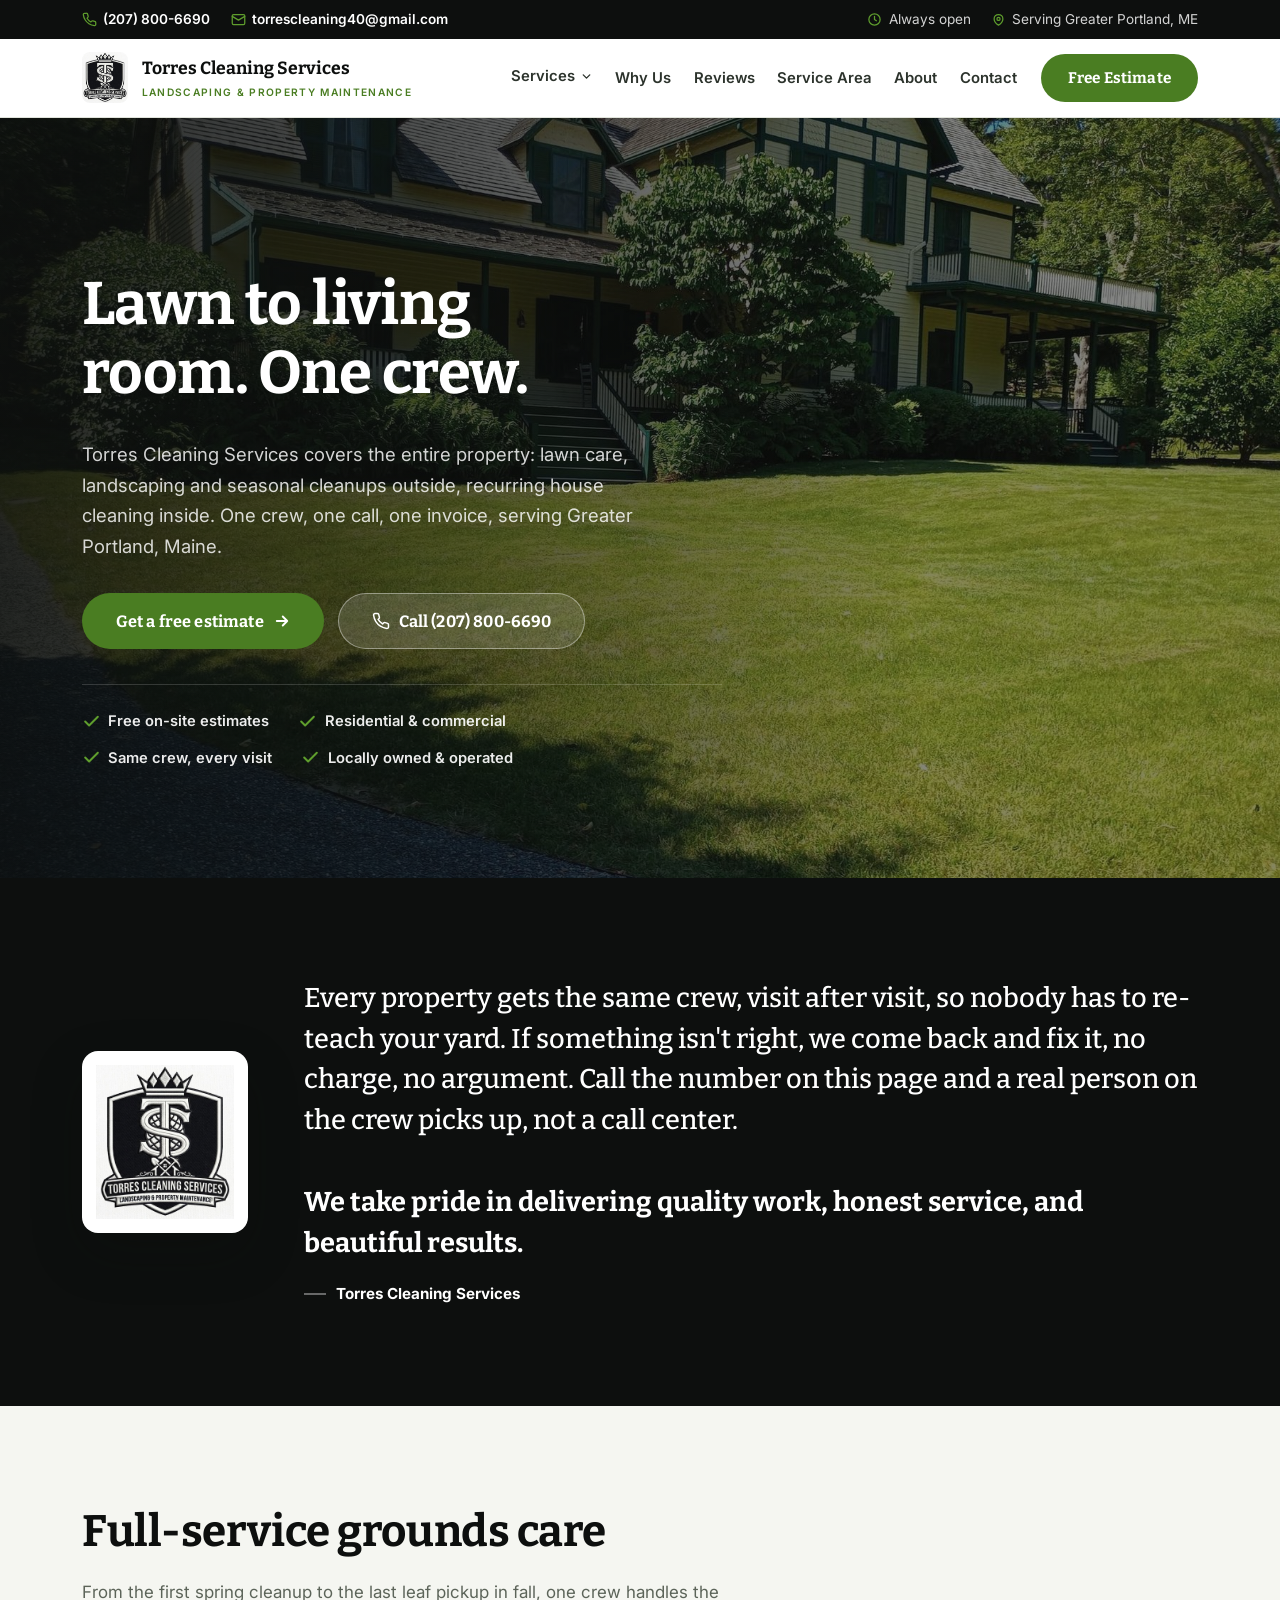
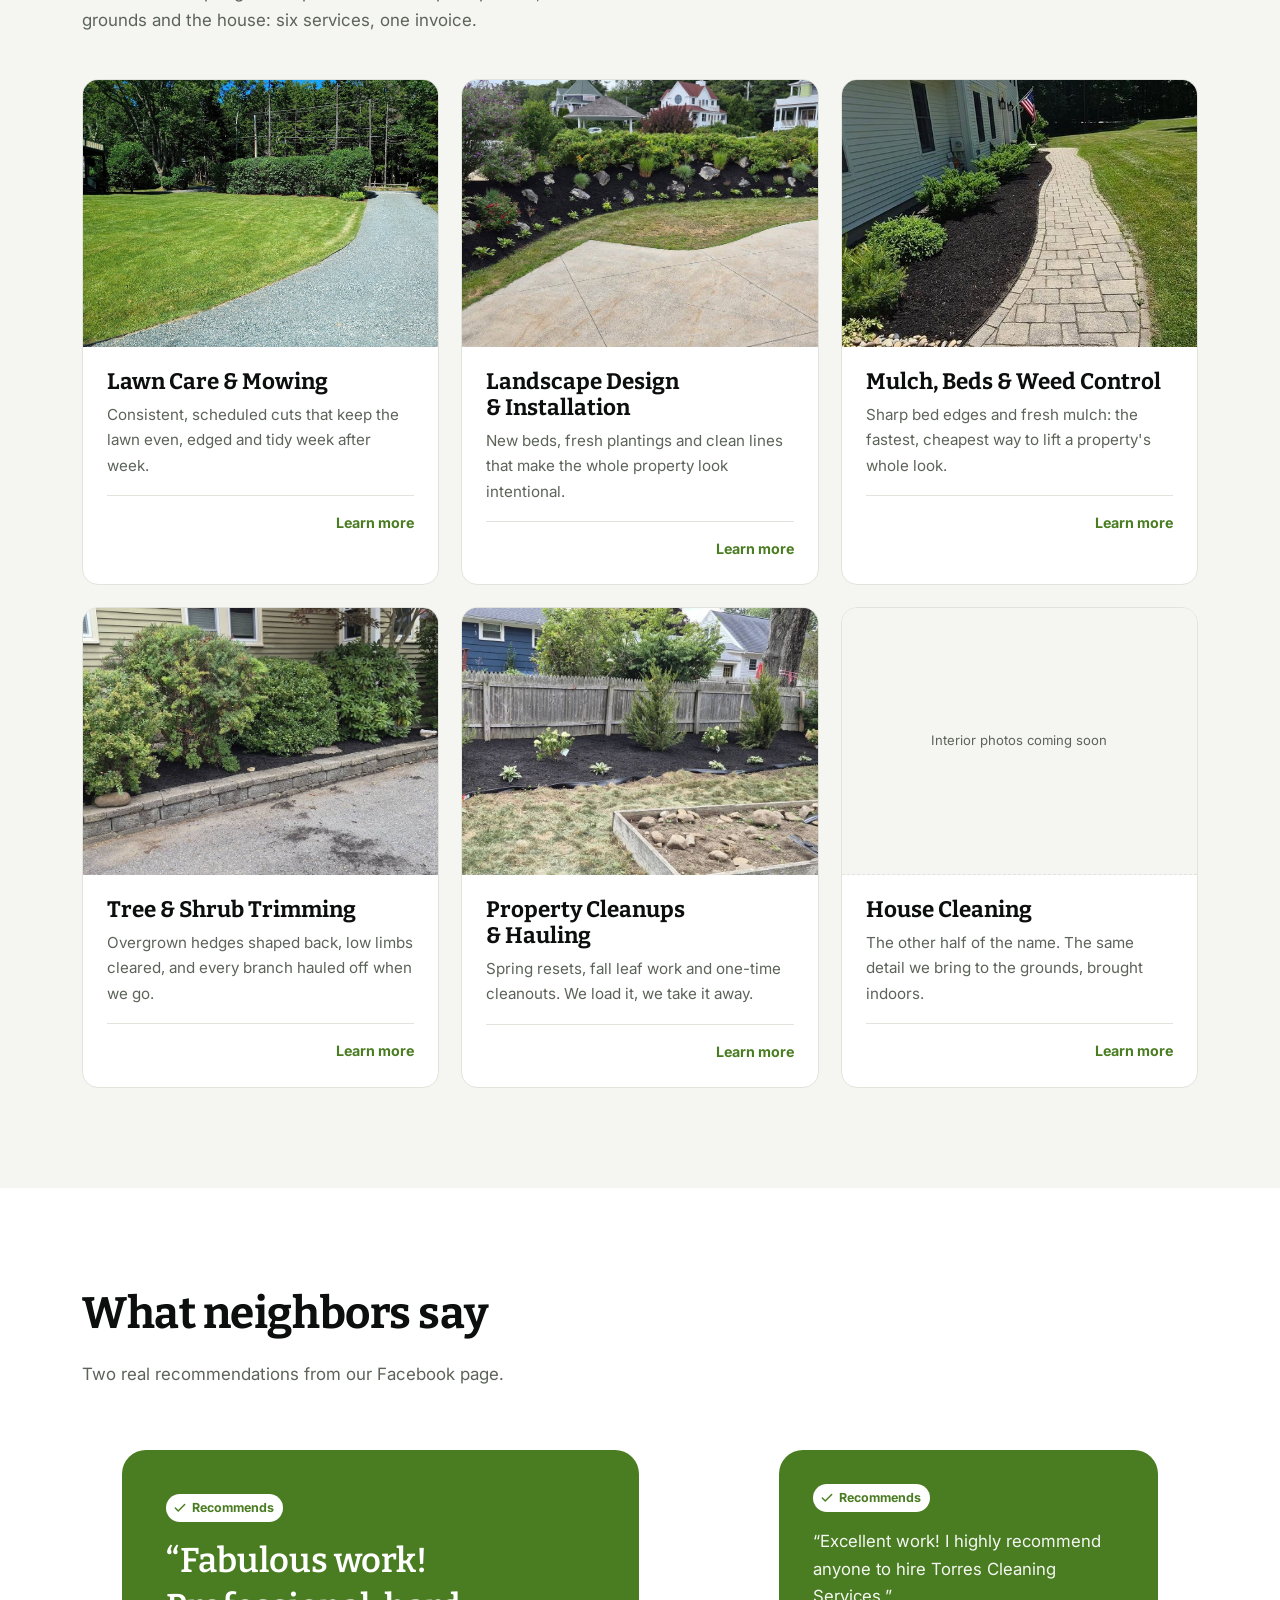
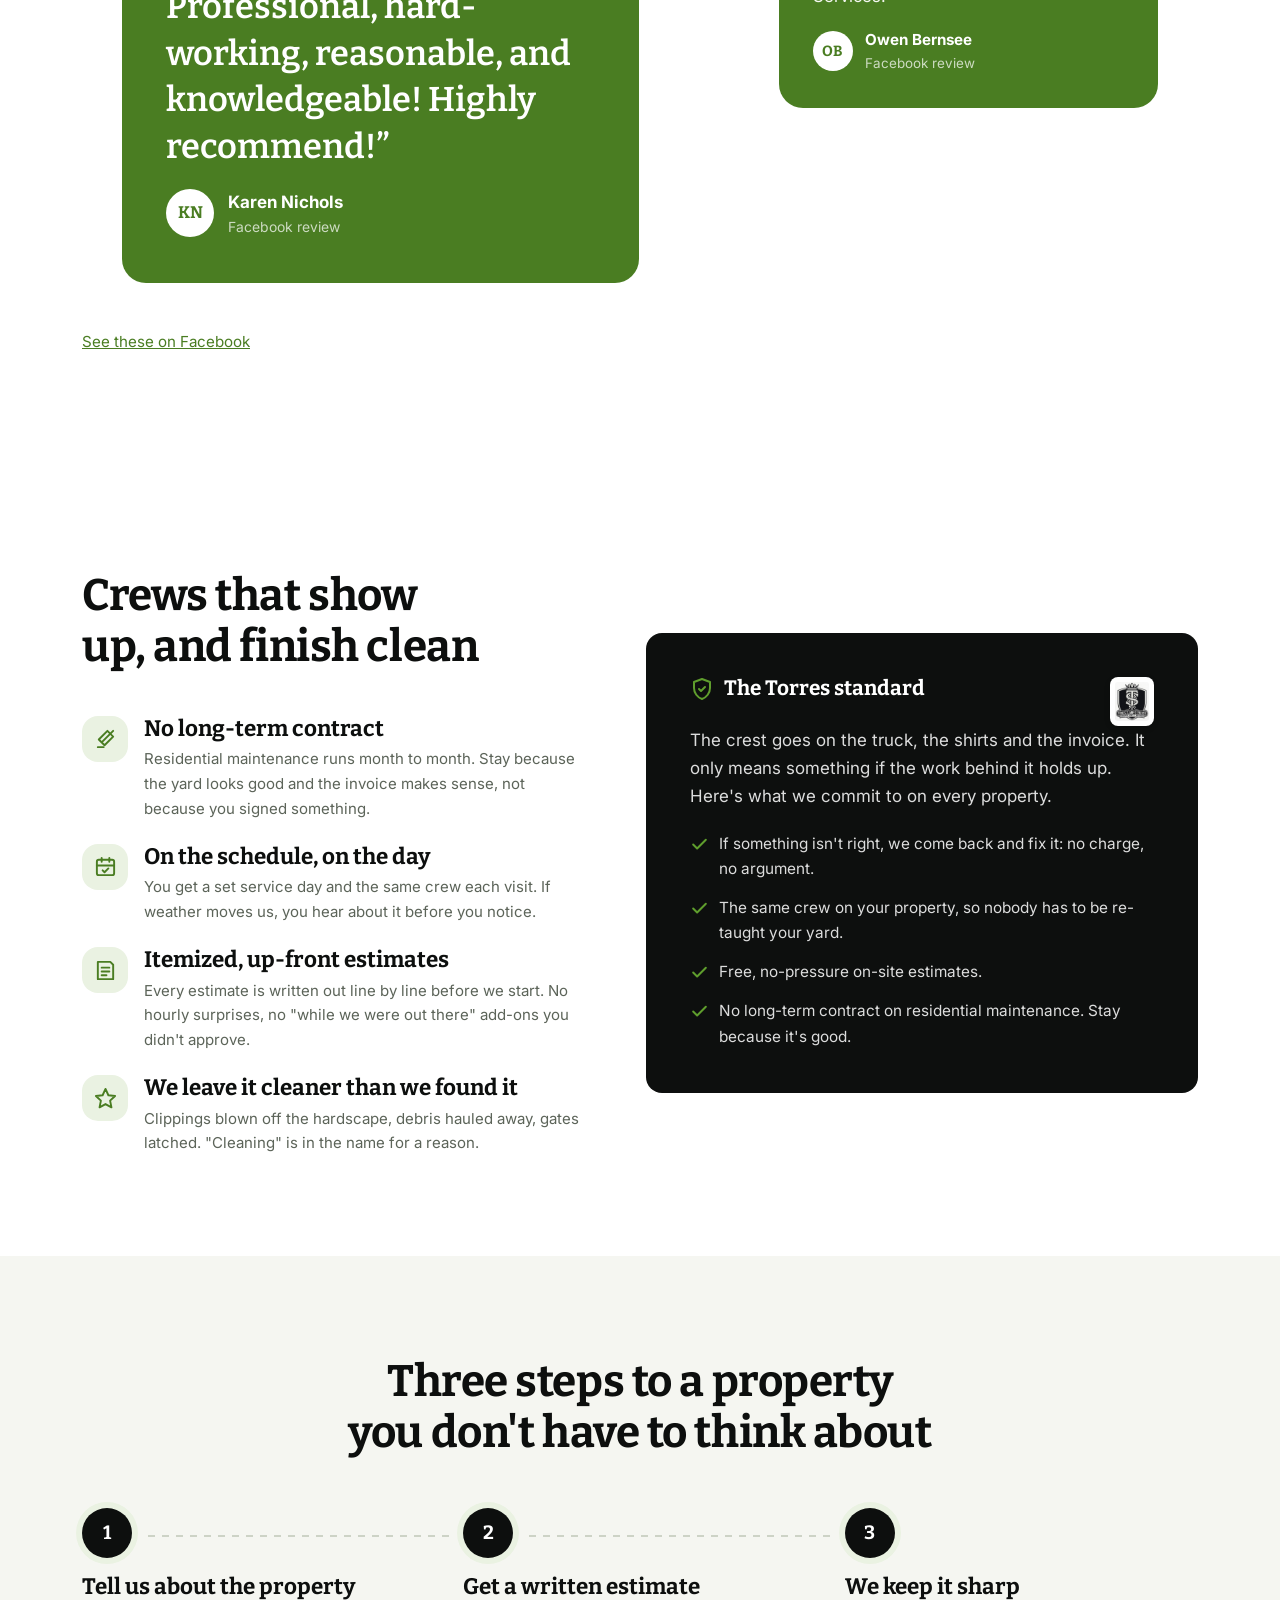
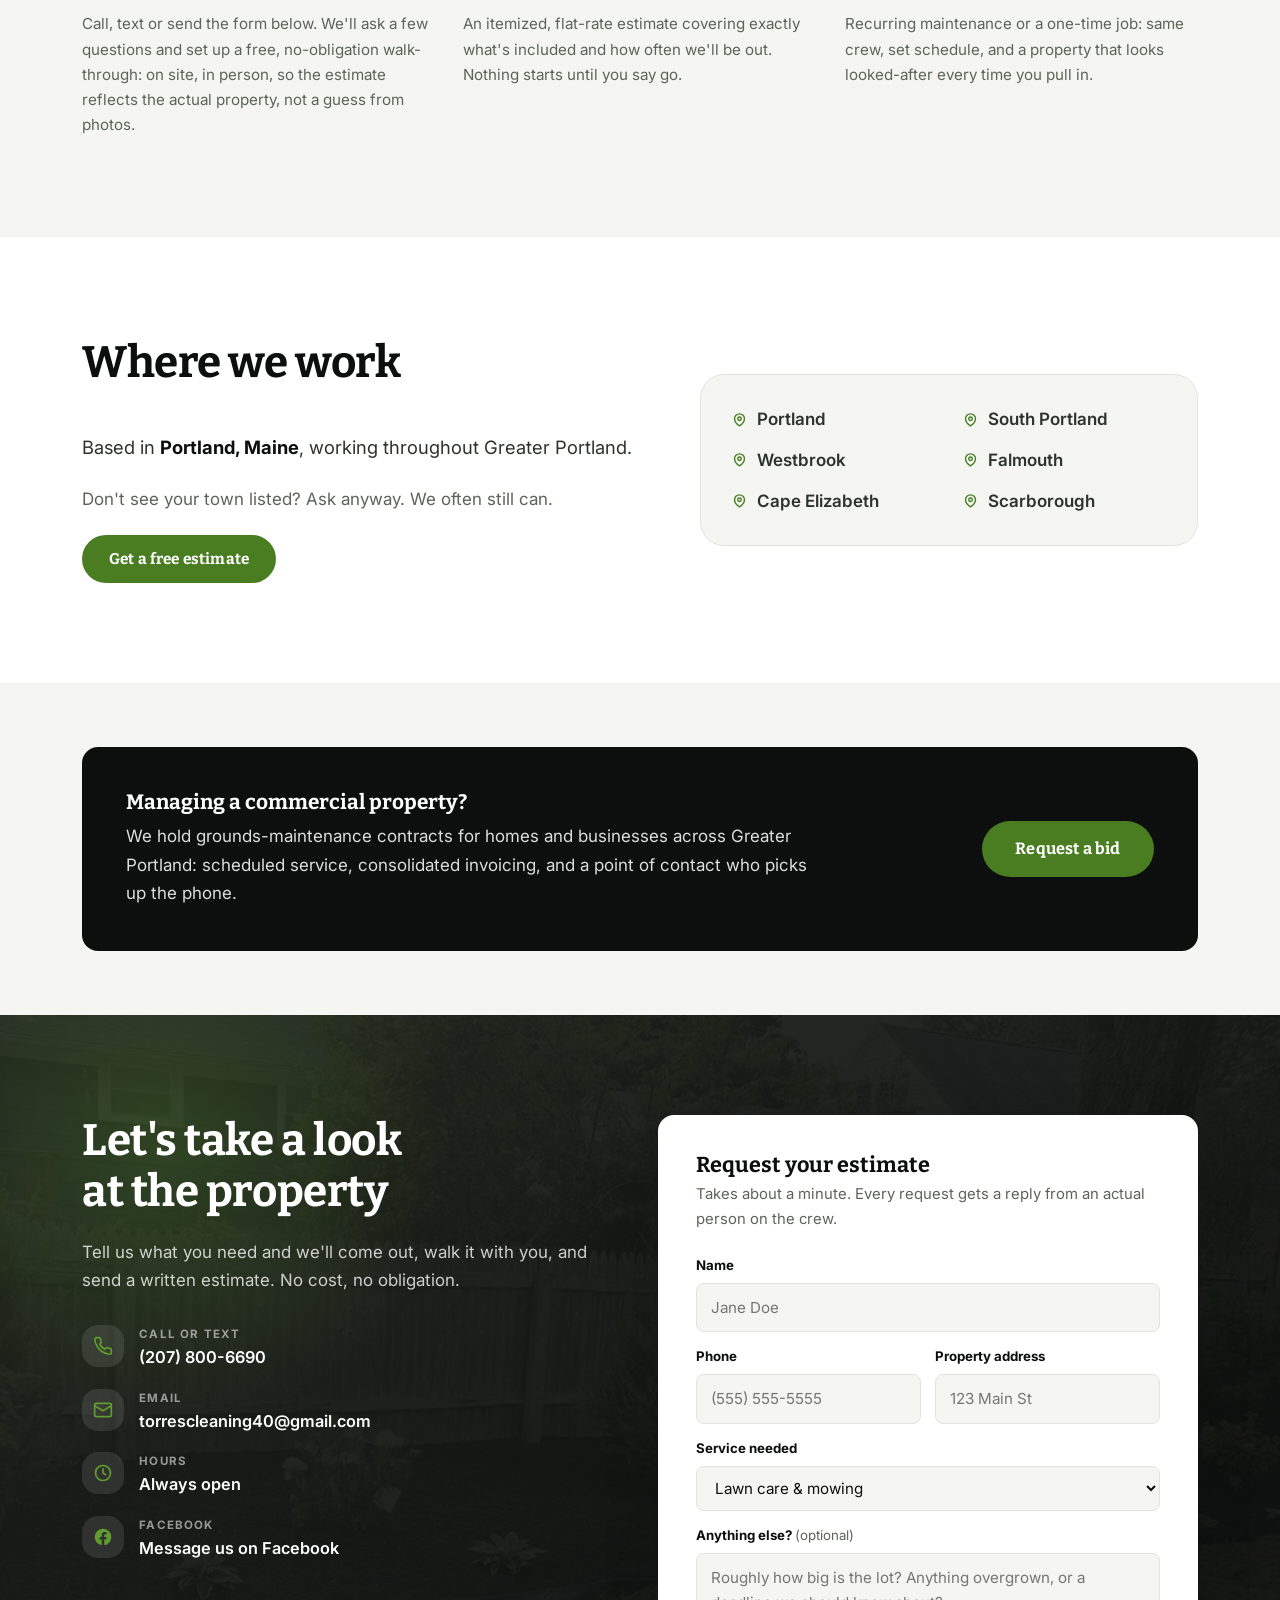
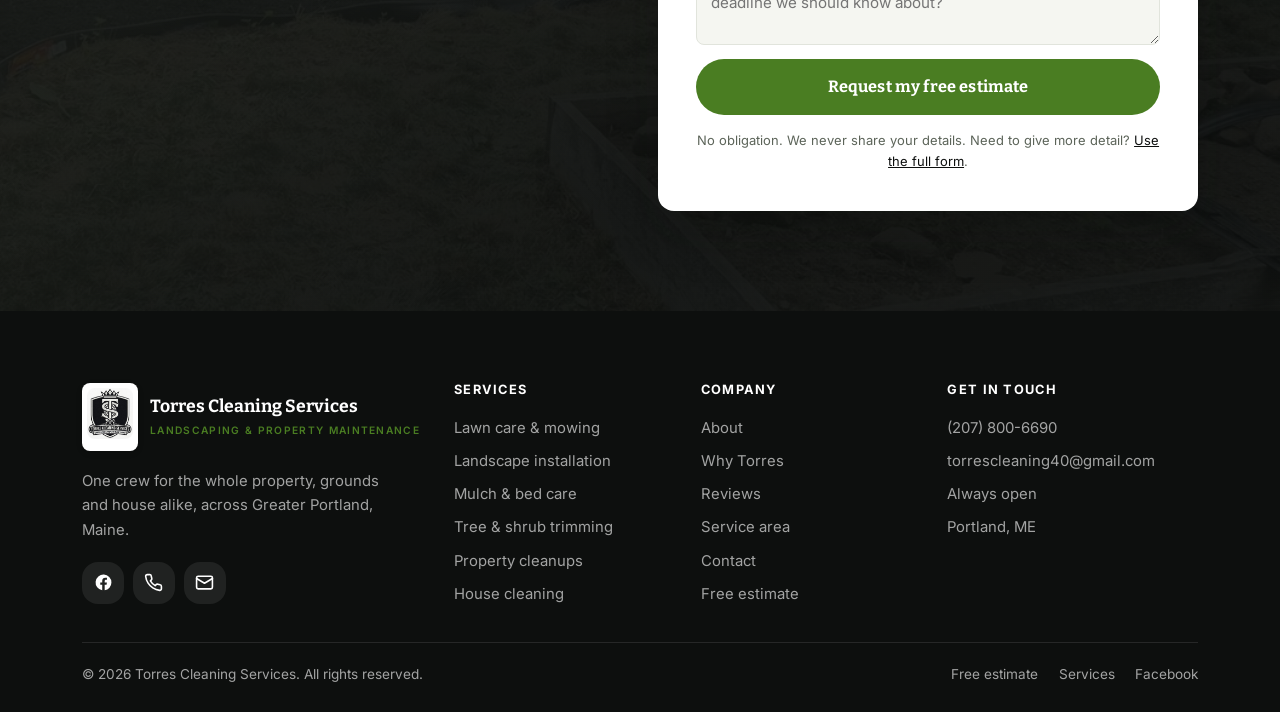
<file: index.html>
<!doctype html>
<html lang="en">
<head>
<meta charset="utf-8">
<meta name="viewport" content="width=device-width, initial-scale=1">
<title>Torres Cleaning Services - Landscaping &amp; Property Maintenance</title>
<meta name="description" content="Torres Cleaning Services provides professional lawn care, landscaping, yard cleanups and house cleaning across Greater Portland, Maine. Free estimates.">
<meta name="theme-color" content="#0d0f0e">
<link rel="icon" href="assets/img/favicon.ico" sizes="any">
<link rel="icon" href="assets/img/favicon-32.png" type="image/png">
<link rel="apple-touch-icon" href="assets/img/apple-touch-icon.png">

<!-- Open Graph / social preview -->
<meta property="og:type" content="website">
<meta property="og:title" content="Torres Cleaning Services - Landscaping &amp; Property Maintenance">
<meta property="og:description" content="One crew for the whole property: lawn care, landscaping and seasonal cleanups outside, house cleaning inside. Serving Greater Portland, Maine.">
<meta property="og:image" content="assets/img/photos/hero-lawn-farmhouse.jpg">

<link rel="preconnect" href="https://fonts.googleapis.com">
<link rel="preconnect" href="https://fonts.gstatic.com" crossorigin>
<link rel="stylesheet" href="https://fonts.googleapis.com/css2?family=Inter:wght@400;600;700&family=Bitter:wght@500;600;700&display=swap">
<link rel="stylesheet" href="assets/css/styles.css">
</head>
<body>

<a class="skip-link" href="#main">Skip to main content</a>

<!-- ============================== TOP BAR ============================== -->
<div class="topbar">
  <div class="container topbar__inner">
    <ul class="topbar__list">
      <li>
        <svg viewBox="0 0 24 24" fill="none" stroke="currentColor" stroke-width="2" stroke-linecap="round" stroke-linejoin="round" aria-hidden="true"><path d="M22 16.92v3a2 2 0 0 1-2.18 2 19.79 19.79 0 0 1-8.63-3.07 19.5 19.5 0 0 1-6-6 19.79 19.79 0 0 1-3.07-8.67A2 2 0 0 1 4.11 2h3a2 2 0 0 1 2 1.72c.13.96.36 1.9.7 2.81a2 2 0 0 1-.45 2.11L8.09 9.91a16 16 0 0 0 6 6l1.27-1.27a2 2 0 0 1 2.11-.45c.9.34 1.85.57 2.81.7A2 2 0 0 1 22 16.92z"/></svg>
        <a href="tel:+12078006690">(207) 800-6690</a>
      </li>
      <li>
        <svg viewBox="0 0 24 24" fill="none" stroke="currentColor" stroke-width="2" stroke-linecap="round" stroke-linejoin="round" aria-hidden="true"><rect x="2" y="4" width="20" height="16" rx="2"/><path d="m2 7 10 6 10-6"/></svg>
        <a href="mailto:torrescleaning40@gmail.com">torrescleaning40@gmail.com</a>
      </li>
    </ul>
    <ul class="topbar__list">
      <li>
        <svg viewBox="0 0 24 24" fill="none" stroke="currentColor" stroke-width="2" stroke-linecap="round" stroke-linejoin="round" aria-hidden="true"><circle cx="12" cy="12" r="9"/><path d="M12 7v5l3 2"/></svg>
        Always open
      </li>
      <li>
        <svg viewBox="0 0 24 24" fill="none" stroke="currentColor" stroke-width="2" stroke-linecap="round" stroke-linejoin="round" aria-hidden="true"><path d="M12 21s-7-4.5-7-10a7 7 0 0 1 14 0c0 5.5-7 10-7 10z"/><circle cx="12" cy="11" r="2.5"/></svg>
        <span>Serving Greater Portland, ME</span>
      </li>
    </ul>
  </div>
</div>

<!-- ============================== HEADER =============================== -->
<header class="site-header">
  <div class="container site-header__inner">
    <a class="brand" href="index.html">
      <img class="brand__crest" src="assets/img/logo.jpg" alt="Torres Cleaning Services crest" width="46" height="51">
      <span>
        <span class="brand__name">Torres Cleaning Services</span>
        <span class="brand__tag">Landscaping &amp; Property Maintenance</span>
      </span>
    </a>

    <button class="nav-toggle" type="button" aria-expanded="false" aria-controls="primary-nav" aria-label="Toggle navigation menu">
      <svg class="icon-open" viewBox="0 0 24 24" fill="none" stroke="currentColor" stroke-width="2" stroke-linecap="round" aria-hidden="true"><path d="M4 7h16M4 12h16M4 17h16"/></svg>
      <svg class="icon-close" viewBox="0 0 24 24" fill="none" stroke="currentColor" stroke-width="2" stroke-linecap="round" aria-hidden="true"><path d="m6 6 12 12M18 6 6 18"/></svg>
    </button>

    <nav class="nav" id="primary-nav" aria-label="Primary">
      <ul class="nav__list">
        <li>
          <details class="nav-dropdown">
            <summary>Services <svg class="nav-dropdown__chevron" viewBox="0 0 24 24" fill="none" stroke="currentColor" stroke-width="2.5" stroke-linecap="round" stroke-linejoin="round" aria-hidden="true"><path d="m6 9 6 6 6-6"/></svg></summary>
            <div class="nav-dropdown__panel">
              <a href="services/index.html" class="is-overview">Services Overview</a>
              <a href="services/lawn-care-mowing.html">Lawn Care &amp; Mowing</a>
              <a href="services/landscape-design-installation.html">Landscape Design &amp; Installation</a>
              <a href="services/mulch-beds-weed-control.html">Mulch, Beds &amp; Weed Control</a>
              <a href="services/tree-shrub-trimming.html">Tree &amp; Shrub Trimming</a>
              <a href="services/property-cleanups-hauling.html">Property Cleanups &amp; Hauling</a>
            </div>
          </details>
        </li>
        <li><a href="#why">Why Us</a></li>
        <li><a href="#reviews">Reviews</a></li>
        <li><a href="#areas">Service Area</a></li>
        <li><a href="about.html">About</a></li>
        <li><a href="contact.html">Contact</a></li>
      </ul>
      <a class="btn btn--primary" href="estimate.html">Free Estimate</a>
    </nav>
  </div>
</header>

<main id="main">

<!-- =============================== HERO ================================ -->
<section class="hero" id="top">
  <div class="container">
    <div class="hero__copy">
      <h1 class="hero__title">Lawn to living room. One crew.</h1>

      <p class="hero__lede">
        Torres Cleaning Services covers the entire property: lawn care, landscaping
        and seasonal cleanups outside, recurring house cleaning inside. One crew,
        one call, one invoice, serving Greater Portland, Maine.
      </p>

      <div class="hero__cta">
        <a class="btn btn--primary btn--lg" href="#get-estimate">
          Get a free estimate
          <svg viewBox="0 0 24 24" fill="none" stroke="currentColor" stroke-width="2.5" stroke-linecap="round" stroke-linejoin="round" aria-hidden="true"><path d="M5 12h14m-6-6 6 6-6 6"/></svg>
        </a>
        <a class="btn btn--on-dark btn--lg" href="tel:+12078006690">
          <svg viewBox="0 0 24 24" fill="none" stroke="currentColor" stroke-width="2" stroke-linecap="round" stroke-linejoin="round" aria-hidden="true"><path d="M22 16.92v3a2 2 0 0 1-2.18 2 19.79 19.79 0 0 1-8.63-3.07 19.5 19.5 0 0 1-6-6 19.79 19.79 0 0 1-3.07-8.67A2 2 0 0 1 4.11 2h3a2 2 0 0 1 2 1.72c.13.96.36 1.9.7 2.81a2 2 0 0 1-.45 2.11L8.09 9.91a16 16 0 0 0 6 6l1.27-1.27a2 2 0 0 1 2.11-.45c.9.34 1.85.57 2.81.7A2 2 0 0 1 22 16.92z"/></svg>
          Call (207) 800-6690
        </a>
      </div>

      <ul class="hero__points">
        <li><svg viewBox="0 0 24 24" fill="none" stroke="currentColor" stroke-width="2.5" stroke-linecap="round" stroke-linejoin="round" aria-hidden="true"><path d="m20 6-11 11-5-5"/></svg>Free on-site estimates</li>
        <li><svg viewBox="0 0 24 24" fill="none" stroke="currentColor" stroke-width="2.5" stroke-linecap="round" stroke-linejoin="round" aria-hidden="true"><path d="m20 6-11 11-5-5"/></svg>Residential &amp; commercial</li>
        <li><svg viewBox="0 0 24 24" fill="none" stroke="currentColor" stroke-width="2.5" stroke-linecap="round" stroke-linejoin="round" aria-hidden="true"><path d="m20 6-11 11-5-5"/></svg>Same crew, every visit</li>
        <li><svg viewBox="0 0 24 24" fill="none" stroke="currentColor" stroke-width="2.5" stroke-linecap="round" stroke-linejoin="round" aria-hidden="true"><path d="m20 6-11 11-5-5"/></svg>Locally owned &amp; operated</li>
      </ul>
    </div>
  </div>
</section>

<!-- =========================== CREDIBILITY ============================= -->
<section class="section credibility">
  <div class="container credibility__grid">
    <div class="credibility__crest-mount">
      <img class="credibility__crest" src="assets/img/logo.jpg" alt="Torres Cleaning Services crest">
    </div>
    <figure style="margin:0">
      <blockquote>
        <span class="ph">Every property gets the same crew, visit after visit, so nobody has to
        re-teach your yard. If something isn't right, we come back and fix it, no charge,
        no argument. Call the number on this page and a real person on the crew picks up,
        not a call center.</span>
        <br><br>
        <strong>We take pride in delivering quality work, honest service, and beautiful results.</strong>
      </blockquote>
      <figcaption><span>Torres Cleaning Services</span></figcaption>
    </figure>
  </div>
</section>

<!-- ============================== SERVICES ============================= -->
<section class="section section--stone" id="services">
  <div class="container">
    <div class="section-head">
      <h2>Full-service grounds care</h2>
      <p>From the first spring cleanup to the last leaf pickup in fall, one crew handles
      the grounds and the house: six services, one invoice.</p>
    </div>

    <div class="cards">

      <article class="card card--photo">
        <div class="card__photo">
          <img src="assets/img/photos/lawn-hedge-driveway.jpg" alt="Freshly mown lawn with a crisp edge along a gravel driveway" loading="lazy">
        </div>
        <div class="card__body">
          <h3>Lawn Care &amp; Mowing</h3>
          <p>Consistent, scheduled cuts that keep the lawn even, edged and tidy week after week.</p>
          <div class="card__foot">
            <a class="card__link" href="services/lawn-care-mowing.html">Learn more</a>
          </div>
        </div>
      </article>

      <article class="card card--photo">
        <div class="card__photo">
          <img src="assets/img/photos/rock-hosta-bed.jpg" alt="Curved landscape bed with boulders, ornamental grasses and hostas" loading="lazy">
        </div>
        <div class="card__body">
          <h3>Landscape Design &amp; Installation</h3>
          <p>New beds, fresh plantings and clean lines that make the whole property look intentional.</p>
          <div class="card__foot">
            <a class="card__link" href="services/landscape-design-installation.html">Learn more</a>
          </div>
        </div>
      </article>

      <article class="card card--photo">
        <div class="card__photo">
          <img src="assets/img/photos/paver-walkway-mulch.jpg" alt="Fresh mulch bed alongside a paver walkway" loading="lazy">
        </div>
        <div class="card__body">
          <h3>Mulch, Beds &amp; Weed Control</h3>
          <p>Sharp bed edges and fresh mulch: the fastest, cheapest way to lift a property's whole look.</p>
          <div class="card__foot">
            <a class="card__link" href="services/mulch-beds-weed-control.html">Learn more</a>
          </div>
        </div>
      </article>

      <article class="card card--photo">
        <div class="card__photo">
          <img src="assets/img/photos/hedge-trimming-wall.jpg" alt="Trimmed hedge row along a stone retaining wall" loading="lazy">
        </div>
        <div class="card__body">
          <h3>Tree &amp; Shrub Trimming</h3>
          <p>Overgrown hedges shaped back, low limbs cleared, and every branch hauled off when we go.</p>
          <div class="card__foot">
            <a class="card__link" href="services/tree-shrub-trimming.html">Learn more</a>
          </div>
        </div>
      </article>

      <article class="card card--photo">
        <div class="card__photo">
          <img src="assets/img/photos/backyard-mulch-fence.jpg" alt="Backyard bed reset with fresh mulch and new plantings against a fence" loading="lazy">
        </div>
        <div class="card__body">
          <h3>Property Cleanups &amp; Hauling</h3>
          <p>Spring resets, fall leaf work and one-time cleanouts. We load it, we take it away.</p>
          <div class="card__foot">
            <a class="card__link" href="services/property-cleanups-hauling.html">Learn more</a>
          </div>
        </div>
      </article>

      <article class="card card--photo" id="house-cleaning">
        <div class="card__photo card__photo--soon" aria-hidden="true">Interior photos coming soon</div>
        <div class="card__body">
          <h3>House Cleaning</h3>
          <p>The other half of the name. The same detail we bring to the grounds, brought indoors.</p>
          <div class="card__foot">
            <a class="card__link" href="services/house-cleaning.html">Learn more</a>
          </div>
        </div>
      </article>

    </div>
  </div>
</section>

<!-- ============================== REVIEWS ============================== -->
<section class="section" id="reviews">
  <div class="container">
    <div class="section-head">
      <h2>What neighbors say</h2>
      <p>Two real recommendations from our Facebook page.</p>
    </div>

    <div class="testimonial">
      <figure class="pull-quote">
        <span class="recommends-badge">
          <svg viewBox="0 0 24 24" fill="none" stroke="currentColor" stroke-width="2.5" stroke-linecap="round" stroke-linejoin="round" aria-hidden="true"><path d="m20 6-11 11-5-5"/></svg>
          Recommends
        </span>
        <blockquote>&ldquo;Fabulous work! Professional, hard-working, reasonable, and knowledgeable! Highly recommend!&rdquo;</blockquote>
        <figcaption>
          <span class="pull-quote__avatar" aria-hidden="true">KN</span>
          <span>
            <span class="pull-quote__who">Karen Nichols</span>
            <span class="pull-quote__where">Facebook review</span>
          </span>
        </figcaption>
      </figure>

      <figure class="support-quote">
        <span class="recommends-badge">
          <svg viewBox="0 0 24 24" fill="none" stroke="currentColor" stroke-width="2.5" stroke-linecap="round" stroke-linejoin="round" aria-hidden="true"><path d="m20 6-11 11-5-5"/></svg>
          Recommends
        </span>
        <blockquote>&ldquo;Excellent work! I highly recommend anyone to hire Torres Cleaning Services.&rdquo;</blockquote>
        <figcaption>
          <span class="support-quote__avatar" aria-hidden="true">OB</span>
          <span>
            <span class="support-quote__who">Owen Bernsee</span>
            <span class="support-quote__where">Facebook review</span>
          </span>
        </figcaption>
      </figure>
    </div>
    <p class="testimonial-foot"><a href="https://www.facebook.com/profile.php?id=61591036726888" target="_blank" rel="noopener">See these on Facebook</a></p>
  </div>
</section>

<!-- ============================== WHY US =============================== -->
<section class="section" id="why">
  <div class="container split">
    <div>
      <div class="section-head">
        <h2>Crews that show up, and finish clean</h2>
      </div>
      <ul class="features">
        <li class="feature">
          <span class="feature__icon"><svg viewBox="0 0 24 24" fill="none" stroke="currentColor" stroke-width="2" stroke-linecap="round" stroke-linejoin="round" aria-hidden="true"><path d="M20 4 9 15"/><path d="m14 4 6 6-9 9-6-6z"/><path d="M4 21h6"/></svg></span>
          <div>
            <h3>No long-term contract</h3>
            <p>Residential maintenance runs month to month. Stay because the yard looks good and the invoice makes sense, not because you signed something.</p>
          </div>
        </li>
        <li class="feature">
          <span class="feature__icon"><svg viewBox="0 0 24 24" fill="none" stroke="currentColor" stroke-width="2" stroke-linecap="round" stroke-linejoin="round" aria-hidden="true"><rect x="3" y="5" width="18" height="16" rx="2"/><path d="M16 3v4M8 3v4M3 11h18"/><path d="m9 16 2 2 4-4"/></svg></span>
          <div>
            <h3>On the schedule, on the day</h3>
            <p>You get a set service day and the same crew each visit. If weather moves us, you hear about it before you notice.</p>
          </div>
        </li>
        <li class="feature">
          <span class="feature__icon"><svg viewBox="0 0 24 24" fill="none" stroke="currentColor" stroke-width="2" stroke-linecap="round" stroke-linejoin="round" aria-hidden="true"><path d="M4 3h13l3 3v15H4z"/><path d="M8 9h8M8 13h8M8 17h5"/></svg></span>
          <div>
            <h3>Itemized, up-front estimates</h3>
            <p>Every estimate is written out line by line before we start. No hourly surprises, no "while we were out there" add-ons you didn't approve.</p>
          </div>
        </li>
        <li class="feature">
          <span class="feature__icon"><svg viewBox="0 0 24 24" fill="none" stroke="currentColor" stroke-width="2" stroke-linecap="round" stroke-linejoin="round" aria-hidden="true"><path d="m12 2 3 6.6 7 .8-5.2 4.8 1.4 7L12 17.8 5.8 21.2l1.4-7L2 9.4l7-.8z"/></svg></span>
          <div>
            <h3>We leave it cleaner than we found it</h3>
            <p>Clippings blown off the hardscape, debris hauled away, gates latched. "Cleaning" is in the name for a reason.</p>
          </div>
        </li>
      </ul>
    </div>

    <div class="promise">
      <div class="promise__head">
        <h3>
          <svg viewBox="0 0 24 24" fill="none" stroke="currentColor" stroke-width="2" stroke-linecap="round" stroke-linejoin="round" aria-hidden="true"><path d="M12 2 4 5v6c0 5 3.4 9.4 8 11 4.6-1.6 8-6 8-11V5z"/><path d="m9 12 2 2 4-4"/></svg>
          The Torres standard
        </h3>
        <img class="crest-badge promise__crest" src="assets/img/logo.jpg" alt="" aria-hidden="true" width="44" height="49" style="width:44px;height:49px">
      </div>
      <p>The crest goes on the truck, the shirts and the invoice. It only means something if the work behind it holds up. Here's what we commit to on every property.</p>
      <ul>
        <li><svg viewBox="0 0 24 24" fill="none" stroke="currentColor" stroke-width="2.5" stroke-linecap="round" stroke-linejoin="round" aria-hidden="true"><path d="m20 6-11 11-5-5"/></svg><span>If something isn't right, we come back and fix it: no charge, no argument.</span></li>
        <li><svg viewBox="0 0 24 24" fill="none" stroke="currentColor" stroke-width="2.5" stroke-linecap="round" stroke-linejoin="round" aria-hidden="true"><path d="m20 6-11 11-5-5"/></svg><span>The same crew on your property, so nobody has to be re-taught your yard.</span></li>
        <li><svg viewBox="0 0 24 24" fill="none" stroke="currentColor" stroke-width="2.5" stroke-linecap="round" stroke-linejoin="round" aria-hidden="true"><path d="m20 6-11 11-5-5"/></svg><span>Free, no-pressure on-site estimates.</span></li>
        <li><svg viewBox="0 0 24 24" fill="none" stroke="currentColor" stroke-width="2.5" stroke-linecap="round" stroke-linejoin="round" aria-hidden="true"><path d="m20 6-11 11-5-5"/></svg><span>No long-term contract on residential maintenance. Stay because it's good.</span></li>
      </ul>
    </div>
  </div>
</section>

<!-- ============================== PROCESS ============================== -->
<section class="section section--stone" id="process">
  <div class="container">
    <div class="section-head section-head--center">
      <h2>Three steps to a property you don't have to think about</h2>
    </div>
    <div class="steps">
      <div class="step">
        <div class="step__num">1</div>
        <h3>Tell us about the property</h3>
        <p>Call, text or send the form below. We'll ask a few questions and set up a free,
        no-obligation walk-through: on site, in person, so the estimate reflects the
        actual property, not a guess from photos.</p>
      </div>
      <div class="step">
        <div class="step__num">2</div>
        <h3>Get a written estimate</h3>
        <p>An itemized, flat-rate estimate covering exactly what's included and how often we'll be out. Nothing starts until you say go.</p>
      </div>
      <div class="step">
        <div class="step__num">3</div>
        <h3>We keep it sharp</h3>
        <p>Recurring maintenance or a one-time job: same crew, set schedule, and a property that looks looked-after every time you pull in.</p>
      </div>
    </div>
  </div>
</section>

<!-- ============================ SERVICE AREA =========================== -->
<section class="section" id="areas">
  <div class="container area-block">
    <div>
      <div class="section-head">
        <h2>Where we work</h2>
      </div>
      <p class="area-block__lede">Based in <strong>Portland, Maine</strong>, working throughout Greater Portland.</p>
      <p class="area-block__note">Don't see your town listed? Ask anyway. We often still can.</p>
      <a class="btn btn--primary" href="#get-estimate">Get a free estimate</a>
    </div>

    <ul class="area-list ph">
      <li><svg viewBox="0 0 24 24" fill="none" stroke="currentColor" stroke-width="2" stroke-linecap="round" stroke-linejoin="round" aria-hidden="true"><path d="M12 21s-7-4.5-7-10a7 7 0 0 1 14 0c0 5.5-7 10-7 10z"/><circle cx="12" cy="11" r="2.5"/></svg>Portland</li>
      <li><svg viewBox="0 0 24 24" fill="none" stroke="currentColor" stroke-width="2" stroke-linecap="round" stroke-linejoin="round" aria-hidden="true"><path d="M12 21s-7-4.5-7-10a7 7 0 0 1 14 0c0 5.5-7 10-7 10z"/><circle cx="12" cy="11" r="2.5"/></svg>South Portland</li>
      <li><svg viewBox="0 0 24 24" fill="none" stroke="currentColor" stroke-width="2" stroke-linecap="round" stroke-linejoin="round" aria-hidden="true"><path d="M12 21s-7-4.5-7-10a7 7 0 0 1 14 0c0 5.5-7 10-7 10z"/><circle cx="12" cy="11" r="2.5"/></svg>Westbrook</li>
      <li><svg viewBox="0 0 24 24" fill="none" stroke="currentColor" stroke-width="2" stroke-linecap="round" stroke-linejoin="round" aria-hidden="true"><path d="M12 21s-7-4.5-7-10a7 7 0 0 1 14 0c0 5.5-7 10-7 10z"/><circle cx="12" cy="11" r="2.5"/></svg>Falmouth</li>
      <li><svg viewBox="0 0 24 24" fill="none" stroke="currentColor" stroke-width="2" stroke-linecap="round" stroke-linejoin="round" aria-hidden="true"><path d="M12 21s-7-4.5-7-10a7 7 0 0 1 14 0c0 5.5-7 10-7 10z"/><circle cx="12" cy="11" r="2.5"/></svg>Cape Elizabeth</li>
      <li><svg viewBox="0 0 24 24" fill="none" stroke="currentColor" stroke-width="2" stroke-linecap="round" stroke-linejoin="round" aria-hidden="true"><path d="M12 21s-7-4.5-7-10a7 7 0 0 1 14 0c0 5.5-7 10-7 10z"/><circle cx="12" cy="11" r="2.5"/></svg>Scarborough</li>
    </ul>
  </div>
</section>

<!-- ============================= COMMERCIAL ============================ -->
<section class="section section--stone" style="padding-block: clamp(40px,5vw,64px)">
  <div class="container">
    <div class="promise commercial-cta">
      <div>
        <h3 style="margin-bottom:.35em">Managing a commercial property?</h3>
        <p style="margin:0; max-width:62ch">We hold grounds-maintenance contracts for homes
        and businesses across Greater Portland: scheduled service, consolidated invoicing,
        and a point of contact who picks up the phone.</p>
      </div>
      <a class="btn btn--primary btn--lg" href="estimate.html">Request a bid</a>
    </div>
  </div>
</section>

<!-- ============================== ESTIMATE ============================= -->
<section class="section quote-section" id="get-estimate">
  <div class="container quote-grid">
    <div>
      <div class="section-head" style="margin-bottom:0">
        <h2>Let's take a look at the property</h2>
        <p>Tell us what you need and we'll come out, walk it with you, and send a written
        estimate. No cost, no obligation.</p>
      </div>

      <dl class="contact-list">
        <div>
          <span class="ico"><svg viewBox="0 0 24 24" fill="none" stroke="currentColor" stroke-width="2" stroke-linecap="round" stroke-linejoin="round" aria-hidden="true"><path d="M22 16.92v3a2 2 0 0 1-2.18 2 19.79 19.79 0 0 1-8.63-3.07 19.5 19.5 0 0 1-6-6 19.79 19.79 0 0 1-3.07-8.67A2 2 0 0 1 4.11 2h3a2 2 0 0 1 2 1.72c.13.96.36 1.9.7 2.81a2 2 0 0 1-.45 2.11L8.09 9.91a16 16 0 0 0 6 6l1.27-1.27a2 2 0 0 1 2.11-.45c.9.34 1.85.57 2.81.7A2 2 0 0 1 22 16.92z"/></svg></span>
          <div><dt>Call or text</dt><dd><a href="tel:+12078006690">(207) 800-6690</a></dd></div>
        </div>
        <div>
          <span class="ico"><svg viewBox="0 0 24 24" fill="none" stroke="currentColor" stroke-width="2" stroke-linecap="round" stroke-linejoin="round" aria-hidden="true"><rect x="2" y="4" width="20" height="16" rx="2"/><path d="m2 7 10 6 10-6"/></svg></span>
          <div><dt>Email</dt><dd><a href="mailto:torrescleaning40@gmail.com">torrescleaning40@gmail.com</a></dd></div>
        </div>
        <div>
          <span class="ico"><svg viewBox="0 0 24 24" fill="none" stroke="currentColor" stroke-width="2" stroke-linecap="round" stroke-linejoin="round" aria-hidden="true"><circle cx="12" cy="12" r="9"/><path d="M12 7v5l3 2"/></svg></span>
          <div><dt>Hours</dt><dd>Always open</dd></div>
        </div>
        <div>
          <span class="ico"><svg viewBox="0 0 24 24" fill="currentColor" aria-hidden="true"><path d="M22 12a10 10 0 1 0-11.6 9.9v-7H7.9V12h2.5V9.8c0-2.5 1.5-3.9 3.8-3.9 1.1 0 2.2.2 2.2.2v2.5h-1.3c-1.2 0-1.6.8-1.6 1.6V12h2.8l-.4 2.9h-2.4v7A10 10 0 0 0 22 12z"/></svg></span>
          <div><dt>Facebook</dt><dd><a href="https://www.facebook.com/profile.php?id=61591036726888" target="_blank" rel="noopener">Message us on Facebook</a></dd></div>
        </div>
      </dl>
    </div>

    <div class="form-card">
      <h3>Request your estimate</h3>
      <p>Takes about a minute. Every request gets a reply from an actual person on the crew.</p>

      <form id="estimate-form" novalidate>
        <div class="field-grid">
          <div class="field field--full">
            <label for="f-name">Name</label>
            <input id="f-name" name="name" type="text" autocomplete="name" placeholder="Jane Doe" required>
          </div>
          <div class="field">
            <label for="f-phone">Phone</label>
            <input id="f-phone" name="phone" type="tel" autocomplete="tel" placeholder="(555) 555-5555" required>
          </div>
          <div class="field">
            <label for="f-address">Property address</label>
            <input id="f-address" name="address" type="text" autocomplete="street-address" placeholder="123 Main St">
          </div>
          <div class="field field--full">
            <label for="f-service">Service needed</label>
            <select id="f-service" name="service">
              <option>Lawn care &amp; mowing</option>
              <option>Landscape design &amp; installation</option>
              <option>Mulch, beds &amp; weed control</option>
              <option>Tree &amp; shrub trimming</option>
              <option>Property cleanup &amp; hauling</option>
              <option>House cleaning</option>
              <option>Something else</option>
            </select>
          </div>
          <div class="field field--full">
            <label for="f-details">Anything else? <span style="font-weight:400; color:var(--muted)">(optional)</span></label>
            <textarea id="f-details" name="details" placeholder="Roughly how big is the lot? Anything overgrown, or a deadline we should know about?"></textarea>
          </div>
        </div>

        <button class="btn btn--primary btn--lg btn--block" type="submit">Request my free estimate</button>
        <p class="form-status" id="form-status" role="status" hidden></p>
        <p class="form-note">No obligation. We never share your details. Need to give more
        detail? <a href="estimate.html" style="color:var(--ink)">Use the full form</a>.</p>
      </form>
    </div>
  </div>
</section>

</main>

<!-- ============================== FOOTER =============================== -->
<footer class="site-footer">
  <div class="container">
    <div class="footer-grid">
      <div>
        <a class="brand" href="index.html">
          <span class="crest-badge"><img class="brand__crest" src="assets/img/logo.jpg" alt="Torres Cleaning Services crest" width="46" height="51"></span>
          <span>
            <span class="brand__name">Torres Cleaning Services</span>
            <span class="brand__tag">Landscaping &amp; Property Maintenance</span>
          </span>
        </a>
        <p class="footer-about">One crew for the whole property, grounds and house alike,
        across Greater Portland, Maine.</p>
        <div class="social">
          <a href="https://www.facebook.com/profile.php?id=61591036726888" target="_blank" rel="noopener" aria-label="Torres Cleaning Services on Facebook">
            <svg viewBox="0 0 24 24" fill="currentColor" aria-hidden="true"><path d="M22 12a10 10 0 1 0-11.6 9.9v-7H7.9V12h2.5V9.8c0-2.5 1.5-3.9 3.8-3.9 1.1 0 2.2.2 2.2.2v2.5h-1.3c-1.2 0-1.6.8-1.6 1.6V12h2.8l-.4 2.9h-2.4v7A10 10 0 0 0 22 12z"/></svg>
          </a>
          <a href="tel:+12078006690" aria-label="Call Torres Cleaning Services">
            <svg viewBox="0 0 24 24" fill="none" stroke="currentColor" stroke-width="2" stroke-linecap="round" stroke-linejoin="round" aria-hidden="true"><path d="M22 16.92v3a2 2 0 0 1-2.18 2 19.79 19.79 0 0 1-8.63-3.07 19.5 19.5 0 0 1-6-6 19.79 19.79 0 0 1-3.07-8.67A2 2 0 0 1 4.11 2h3a2 2 0 0 1 2 1.72c.13.96.36 1.9.7 2.81a2 2 0 0 1-.45 2.11L8.09 9.91a16 16 0 0 0 6 6l1.27-1.27a2 2 0 0 1 2.11-.45c.9.34 1.85.57 2.81.7A2 2 0 0 1 22 16.92z"/></svg>
          </a>
          <a href="mailto:torrescleaning40@gmail.com" aria-label="Email Torres Cleaning Services">
            <svg viewBox="0 0 24 24" fill="none" stroke="currentColor" stroke-width="2" stroke-linecap="round" stroke-linejoin="round" aria-hidden="true"><rect x="2" y="4" width="20" height="16" rx="2"/><path d="m2 7 10 6 10-6"/></svg>
          </a>
        </div>
      </div>

      <div>
        <h4>Services</h4>
        <ul class="footer-list">
          <li><a href="services/lawn-care-mowing.html">Lawn care &amp; mowing</a></li>
          <li><a href="services/landscape-design-installation.html">Landscape installation</a></li>
          <li><a href="services/mulch-beds-weed-control.html">Mulch &amp; bed care</a></li>
          <li><a href="services/tree-shrub-trimming.html">Tree &amp; shrub trimming</a></li>
          <li><a href="services/property-cleanups-hauling.html">Property cleanups</a></li>
          <li><a href="services/house-cleaning.html">House cleaning</a></li>
        </ul>
      </div>

      <div>
        <h4>Company</h4>
        <ul class="footer-list">
          <li><a href="about.html">About</a></li>
          <li><a href="#why">Why Torres</a></li>
          <li><a href="#reviews">Reviews</a></li>
          <li><a href="#areas">Service area</a></li>
          <li><a href="contact.html">Contact</a></li>
          <li><a href="estimate.html">Free estimate</a></li>
        </ul>
      </div>

      <div>
        <h4>Get in touch</h4>
        <ul class="footer-list">
          <li><a href="tel:+12078006690">(207) 800-6690</a></li>
          <li><a href="mailto:torrescleaning40@gmail.com">torrescleaning40@gmail.com</a></li>
          <li>Always open</li>
          <li>Portland, ME</li>
        </ul>
      </div>
    </div>

    <div class="footer-bottom">
      <p style="margin:0">&copy; <span id="year">2026</span> Torres Cleaning Services. All rights reserved.</p>
      <ul>
        <li><a href="estimate.html">Free estimate</a></li>
        <li><a href="services/index.html">Services</a></li>
        <li><a href="https://www.facebook.com/profile.php?id=61591036726888" target="_blank" rel="noopener">Facebook</a></li>
      </ul>
    </div>
  </div>
</footer>

<!-- Sticky mobile action bar -->
<div class="call-bar">
  <a class="btn btn--dark" href="tel:+12078006690">
    <svg viewBox="0 0 24 24" fill="none" stroke="currentColor" stroke-width="2" stroke-linecap="round" stroke-linejoin="round" aria-hidden="true"><path d="M22 16.92v3a2 2 0 0 1-2.18 2 19.79 19.79 0 0 1-8.63-3.07 19.5 19.5 0 0 1-6-6 19.79 19.79 0 0 1-3.07-8.67A2 2 0 0 1 4.11 2h3a2 2 0 0 1 2 1.72c.13.96.36 1.9.7 2.81a2 2 0 0 1-.45 2.11L8.09 9.91a16 16 0 0 0 6 6l1.27-1.27a2 2 0 0 1 2.11-.45c.9.34 1.85.57 2.81.7A2 2 0 0 1 22 16.92z"/></svg>
    Call
  </a>
  <a class="btn btn--primary" href="estimate.html">Free estimate</a>
</div>

<script src="assets/js/main.js"></script>
</body>
</html>
</file>
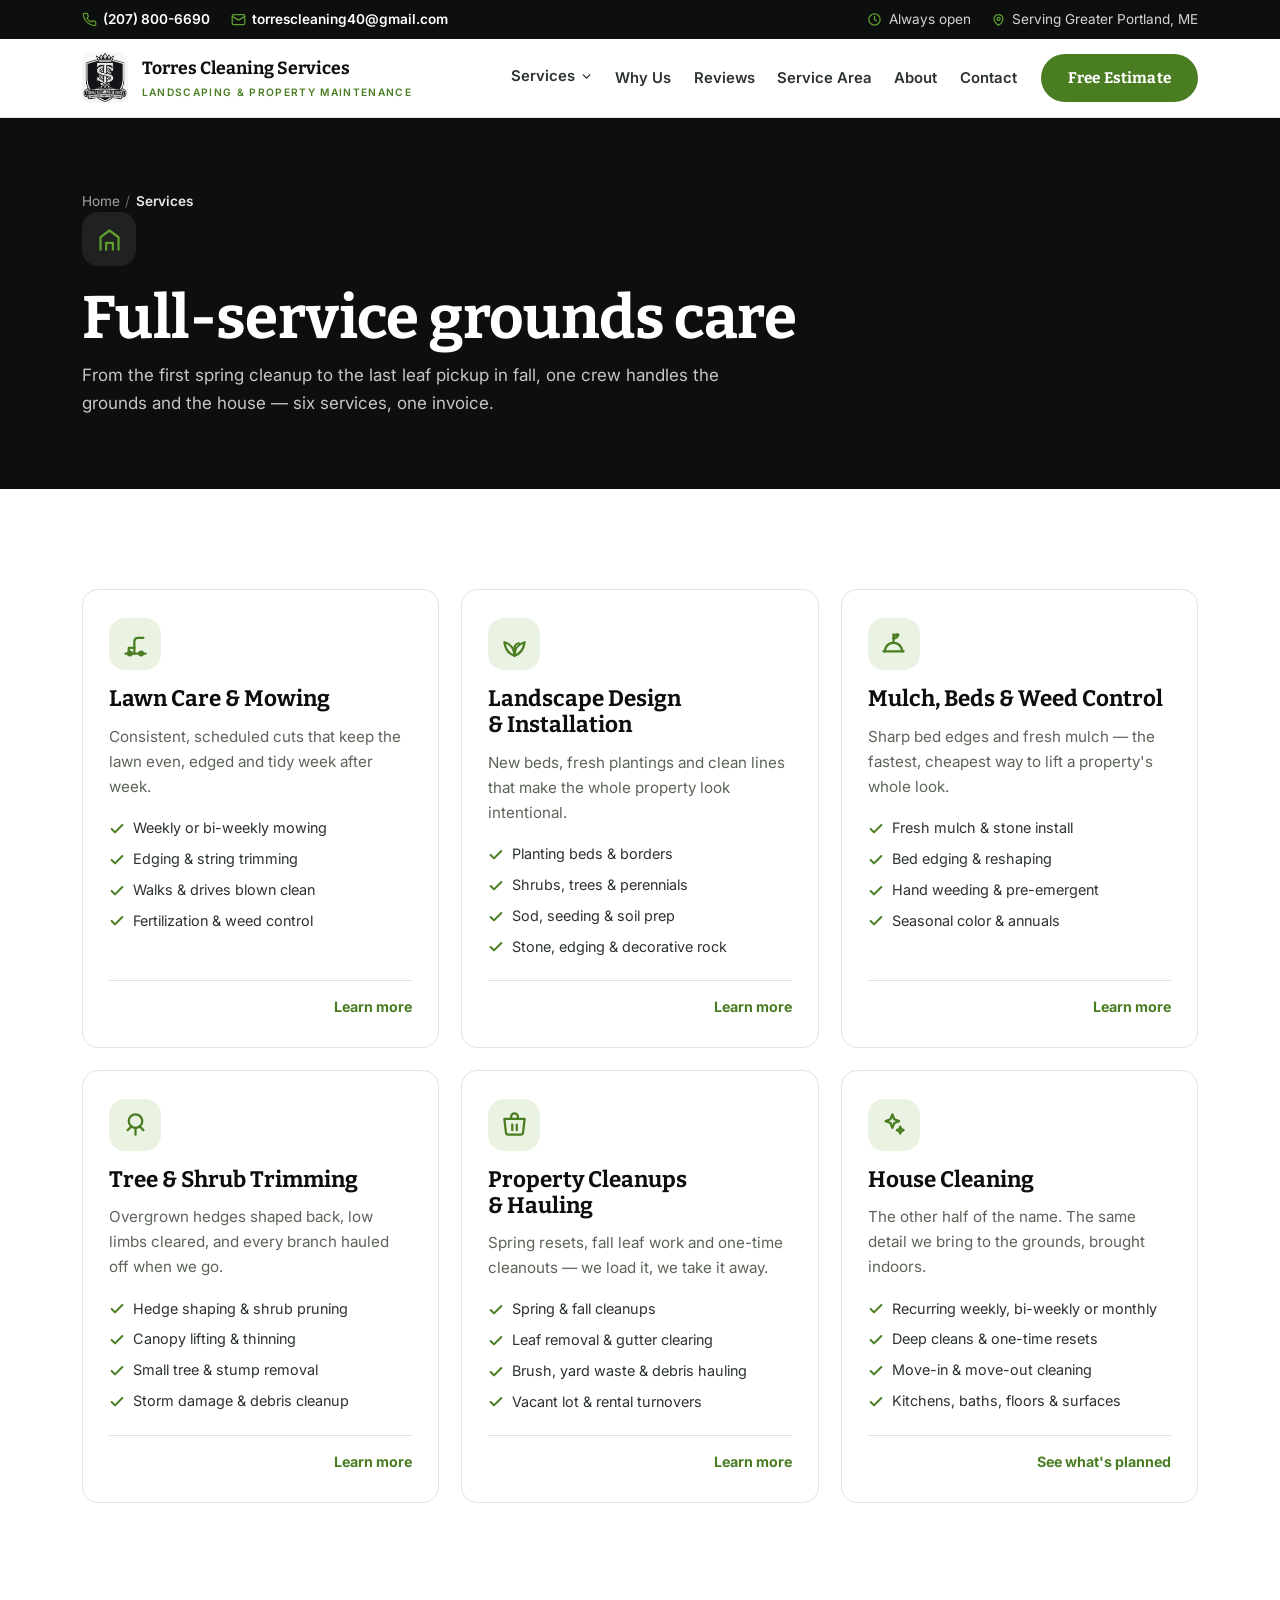
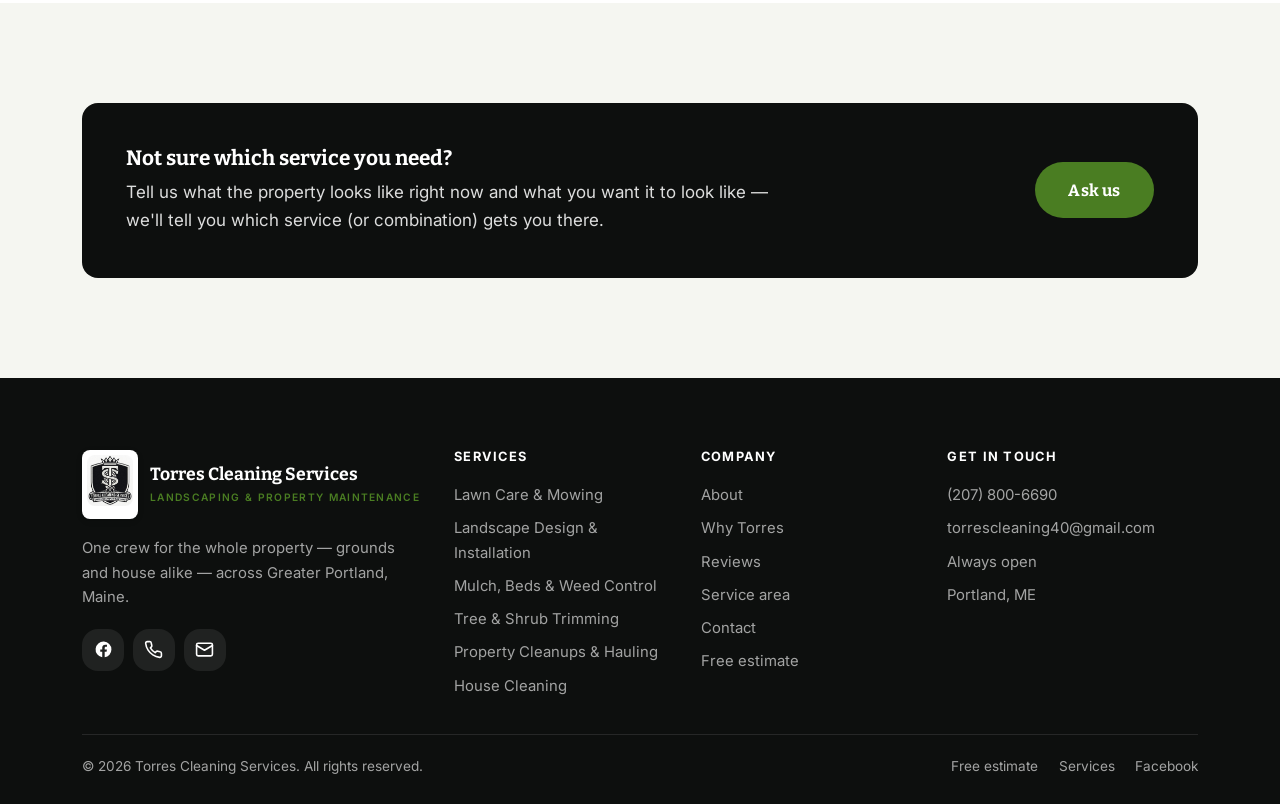
<file: services/index.html>
<!doctype html>
<html lang="en">
<head>
<meta charset="utf-8">
<meta name="viewport" content="width=device-width, initial-scale=1">
<title>Services — Torres Cleaning Services</title>
<meta name="description" content="Lawn care, landscape design, mulch and beds, tree and shrub trimming, property cleanups, and house cleaning. Torres Cleaning Services, Portland, Maine.">
<meta name="theme-color" content="#0d0f0e">
<link rel="icon" href="../assets/img/favicon.ico" sizes="any">
<link rel="icon" href="../assets/img/favicon-32.png" type="image/png">
<link rel="apple-touch-icon" href="../assets/img/apple-touch-icon.png">

<meta property="og:type" content="website">
<meta property="og:title" content="Services — Torres Cleaning Services">
<meta property="og:description" content="Lawn care, landscape design, mulch and beds, tree and shrub trimming, property cleanups, and house cleaning. Torres Cleaning Services, Portland, Maine.">
<meta property="og:image" content="../assets/img/photos/hero-lawn-farmhouse.jpg">

<link rel="preconnect" href="https://fonts.googleapis.com">
<link rel="preconnect" href="https://fonts.gstatic.com" crossorigin>
<link rel="stylesheet" href="https://fonts.googleapis.com/css2?family=Inter:wght@400;600;700&family=Bitter:wght@500;600;700&display=swap">
<link rel="stylesheet" href="../assets/css/styles.css">
</head>
<body>

<a class="skip-link" href="#main">Skip to main content</a>

<!-- ============================== TOP BAR ============================== -->
<div class="topbar">
  <div class="container topbar__inner">
    <ul class="topbar__list">
      <li><svg viewBox="0 0 24 24" fill="none" stroke="currentColor" stroke-width="2" stroke-linecap="round" stroke-linejoin="round" aria-hidden="true"><path d="M22 16.92v3a2 2 0 0 1-2.18 2 19.79 19.79 0 0 1-8.63-3.07 19.5 19.5 0 0 1-6-6 19.79 19.79 0 0 1-3.07-8.67A2 2 0 0 1 4.11 2h3a2 2 0 0 1 2 1.72c.13.96.36 1.9.7 2.81a2 2 0 0 1-.45 2.11L8.09 9.91a16 16 0 0 0 6 6l1.27-1.27a2 2 0 0 1 2.11-.45c.9.34 1.85.57 2.81.7A2 2 0 0 1 22 16.92z"/></svg><a href="tel:+12078006690">(207) 800-6690</a></li>
      <li><svg viewBox="0 0 24 24" fill="none" stroke="currentColor" stroke-width="2" stroke-linecap="round" stroke-linejoin="round" aria-hidden="true"><rect x="2" y="4" width="20" height="16" rx="2"/><path d="m2 7 10 6 10-6"/></svg><a href="mailto:torrescleaning40@gmail.com">torrescleaning40@gmail.com</a></li>
    </ul>
    <ul class="topbar__list">
      <li><svg viewBox="0 0 24 24" fill="none" stroke="currentColor" stroke-width="2" stroke-linecap="round" stroke-linejoin="round" aria-hidden="true"><circle cx="12" cy="12" r="9"/><path d="M12 7v5l3 2"/></svg>Always open</li>
      <li><svg viewBox="0 0 24 24" fill="none" stroke="currentColor" stroke-width="2" stroke-linecap="round" stroke-linejoin="round" aria-hidden="true"><path d="M12 21s-7-4.5-7-10a7 7 0 0 1 14 0c0 5.5-7 10-7 10z"/><circle cx="12" cy="11" r="2.5"/></svg><span>Serving Greater Portland, ME</span></li>
    </ul>
  </div>
</div>

<!-- ============================== HEADER =============================== -->
<header class="site-header">
  <div class="container site-header__inner">
    <a class="brand" href="../index.html">
      <img class="brand__crest" src="../assets/img/logo.jpg" alt="Torres Cleaning Services crest" width="46" height="51">
      <span>
        <span class="brand__name">Torres Cleaning Services</span>
        <span class="brand__tag">Landscaping &amp; Property Maintenance</span>
      </span>
    </a>

    <button class="nav-toggle" type="button" aria-expanded="false" aria-controls="primary-nav" aria-label="Toggle navigation menu">
      <svg class="icon-open" viewBox="0 0 24 24" fill="none" stroke="currentColor" stroke-width="2" stroke-linecap="round" aria-hidden="true"><path d="M4 7h16M4 12h16M4 17h16"/></svg>
      <svg class="icon-close" viewBox="0 0 24 24" fill="none" stroke="currentColor" stroke-width="2" stroke-linecap="round" aria-hidden="true"><path d="m6 6 12 12M18 6 6 18"/></svg>
    </button>

    <nav class="nav" id="primary-nav" aria-label="Primary">
      <ul class="nav__list">
        <li>
          <details class="nav-dropdown">
            <summary>Services <svg class="nav-dropdown__chevron" viewBox="0 0 24 24" fill="none" stroke="currentColor" stroke-width="2.5" stroke-linecap="round" stroke-linejoin="round" aria-hidden="true"><path d="m6 9 6 6 6-6"/></svg></summary>
            <div class="nav-dropdown__panel">
              <a href="index.html" class="is-overview">Services Overview</a>
              <a href="lawn-care-mowing.html">Lawn Care &amp; Mowing</a>
              <a href="landscape-design-installation.html">Landscape Design &amp; Installation</a>
              <a href="mulch-beds-weed-control.html">Mulch, Beds &amp; Weed Control</a>
              <a href="tree-shrub-trimming.html">Tree &amp; Shrub Trimming</a>
              <a href="property-cleanups-hauling.html">Property Cleanups &amp; Hauling</a>
            </div>
          </details>
        </li>
        <li><a href="../index.html#why">Why Us</a></li>
        <li><a href="../index.html#reviews">Reviews</a></li>
        <li><a href="../index.html#areas">Service Area</a></li>
        <li><a href="../about.html">About</a></li>
        <li><a href="../contact.html">Contact</a></li>
      </ul>
      <a class="btn btn--primary" href="../estimate.html">Free Estimate</a>
    </nav>
  </div>
</header>

<main id="main">
<section class="page-hero">
  <div class="container">
    <p class="breadcrumb"><a href="../index.html">Home</a> <span class="sep">/</span> <span>Services</span></p>
    <div class="page-hero__icon"><svg viewBox="0 0 24 24" fill="none" stroke="currentColor" stroke-width="2" stroke-linecap="round" stroke-linejoin="round" aria-hidden="true"><path d="M4 21V10l8-6 8 6v11"/><path d="M9 21v-6h6v6"/></svg></div>
    <h1>Full-service grounds care</h1>
    <p>From the first spring cleanup to the last leaf pickup in fall, one crew handles the grounds and the house — six services, one invoice.</p>
  </div>
</section>

<section class="section">
  <div class="container">
    <div class="cards">
      <article class="card">
        <div class="card__icon"><svg viewBox="0 0 24 24" fill="none" stroke="currentColor" stroke-width="2" stroke-linecap="round" stroke-linejoin="round" aria-hidden="true"><path d="M3 20h18"/><path d="M6 20v-5h5v5"/><path d="M11 15V9a3 3 0 0 1 3-3h5"/><circle cx="7" cy="20" r="1.6"/><circle cx="17" cy="20" r="1.6"/></svg></div>
        <h3>Lawn Care &amp; Mowing</h3>
        <p>Consistent, scheduled cuts that keep the lawn even, edged and tidy week after week.</p>
        <ul class="card__list">
          <li><svg viewBox="0 0 24 24" fill="none" stroke="currentColor" stroke-width="3" stroke-linecap="round" stroke-linejoin="round" aria-hidden="true"><path d="m20 6-11 11-5-5"/></svg>Weekly or bi-weekly mowing</li>
          <li><svg viewBox="0 0 24 24" fill="none" stroke="currentColor" stroke-width="3" stroke-linecap="round" stroke-linejoin="round" aria-hidden="true"><path d="m20 6-11 11-5-5"/></svg>Edging &amp; string trimming</li>
          <li><svg viewBox="0 0 24 24" fill="none" stroke="currentColor" stroke-width="3" stroke-linecap="round" stroke-linejoin="round" aria-hidden="true"><path d="m20 6-11 11-5-5"/></svg>Walks &amp; drives blown clean</li>
          <li><svg viewBox="0 0 24 24" fill="none" stroke="currentColor" stroke-width="3" stroke-linecap="round" stroke-linejoin="round" aria-hidden="true"><path d="m20 6-11 11-5-5"/></svg>Fertilization &amp; weed control</li>
        </ul>
        <div class="card__foot">
          <a class="card__link" href="lawn-care-mowing.html">Learn more</a>
        </div>
      </article>

      <article class="card">
        <div class="card__icon"><svg viewBox="0 0 24 24" fill="none" stroke="currentColor" stroke-width="2" stroke-linecap="round" stroke-linejoin="round" aria-hidden="true"><path d="M12 22c0-6 3.5-10.5 9-12-1 7-4.5 10.5-9 12z"/><path d="M12 22c0-6-3.5-10.5-9-12 1 7 4.5 10.5 9 12z"/><path d="M12 22v-7"/><path d="M12 15a4 4 0 0 1 4-4"/></svg></div>
        <h3>Landscape Design &amp; Installation</h3>
        <p>New beds, fresh plantings and clean lines that make the whole property look intentional.</p>
        <ul class="card__list">
          <li><svg viewBox="0 0 24 24" fill="none" stroke="currentColor" stroke-width="3" stroke-linecap="round" stroke-linejoin="round" aria-hidden="true"><path d="m20 6-11 11-5-5"/></svg>Planting beds &amp; borders</li>
          <li><svg viewBox="0 0 24 24" fill="none" stroke="currentColor" stroke-width="3" stroke-linecap="round" stroke-linejoin="round" aria-hidden="true"><path d="m20 6-11 11-5-5"/></svg>Shrubs, trees &amp; perennials</li>
          <li><svg viewBox="0 0 24 24" fill="none" stroke="currentColor" stroke-width="3" stroke-linecap="round" stroke-linejoin="round" aria-hidden="true"><path d="m20 6-11 11-5-5"/></svg>Sod, seeding &amp; soil prep</li>
          <li><svg viewBox="0 0 24 24" fill="none" stroke="currentColor" stroke-width="3" stroke-linecap="round" stroke-linejoin="round" aria-hidden="true"><path d="m20 6-11 11-5-5"/></svg>Stone, edging &amp; decorative rock</li>
        </ul>
        <div class="card__foot">
          <a class="card__link" href="landscape-design-installation.html">Learn more</a>
        </div>
      </article>

      <article class="card">
        <div class="card__icon"><svg viewBox="0 0 24 24" fill="none" stroke="currentColor" stroke-width="2" stroke-linecap="round" stroke-linejoin="round" aria-hidden="true"><path d="M3 18h18"/><path d="M4 18c1-5 3.5-7.5 8-7.5s7 2.5 8 7.5"/><path d="M12 10.5V3"/><path d="M12 6.5c2.2 0 3.8-1.4 4.3-3.4-2.5-.3-4 .9-4.3 3.4z"/></svg></div>
        <h3>Mulch, Beds &amp; Weed Control</h3>
        <p>Sharp bed edges and fresh mulch — the fastest, cheapest way to lift a property's whole look.</p>
        <ul class="card__list">
          <li><svg viewBox="0 0 24 24" fill="none" stroke="currentColor" stroke-width="3" stroke-linecap="round" stroke-linejoin="round" aria-hidden="true"><path d="m20 6-11 11-5-5"/></svg>Fresh mulch &amp; stone install</li>
          <li><svg viewBox="0 0 24 24" fill="none" stroke="currentColor" stroke-width="3" stroke-linecap="round" stroke-linejoin="round" aria-hidden="true"><path d="m20 6-11 11-5-5"/></svg>Bed edging &amp; reshaping</li>
          <li><svg viewBox="0 0 24 24" fill="none" stroke="currentColor" stroke-width="3" stroke-linecap="round" stroke-linejoin="round" aria-hidden="true"><path d="m20 6-11 11-5-5"/></svg>Hand weeding &amp; pre-emergent</li>
          <li><svg viewBox="0 0 24 24" fill="none" stroke="currentColor" stroke-width="3" stroke-linecap="round" stroke-linejoin="round" aria-hidden="true"><path d="m20 6-11 11-5-5"/></svg>Seasonal color &amp; annuals</li>
        </ul>
        <div class="card__foot">
          <a class="card__link" href="mulch-beds-weed-control.html">Learn more</a>
        </div>
      </article>

      <article class="card">
        <div class="card__icon"><svg viewBox="0 0 24 24" fill="none" stroke="currentColor" stroke-width="2" stroke-linecap="round" stroke-linejoin="round" aria-hidden="true"><path d="M12 21v-6"/><circle cx="12" cy="9" r="6"/><path d="M8.5 13.5 5 17"/><path d="m15.5 13.5 3.5 3.5"/></svg></div>
        <h3>Tree &amp; Shrub Trimming</h3>
        <p>Overgrown hedges shaped back, low limbs cleared, and every branch hauled off when we go.</p>
        <ul class="card__list">
          <li><svg viewBox="0 0 24 24" fill="none" stroke="currentColor" stroke-width="3" stroke-linecap="round" stroke-linejoin="round" aria-hidden="true"><path d="m20 6-11 11-5-5"/></svg>Hedge shaping &amp; shrub pruning</li>
          <li><svg viewBox="0 0 24 24" fill="none" stroke="currentColor" stroke-width="3" stroke-linecap="round" stroke-linejoin="round" aria-hidden="true"><path d="m20 6-11 11-5-5"/></svg>Canopy lifting &amp; thinning</li>
          <li><svg viewBox="0 0 24 24" fill="none" stroke="currentColor" stroke-width="3" stroke-linecap="round" stroke-linejoin="round" aria-hidden="true"><path d="m20 6-11 11-5-5"/></svg>Small tree &amp; stump removal</li>
          <li><svg viewBox="0 0 24 24" fill="none" stroke="currentColor" stroke-width="3" stroke-linecap="round" stroke-linejoin="round" aria-hidden="true"><path d="m20 6-11 11-5-5"/></svg>Storm damage &amp; debris cleanup</li>
        </ul>
        <div class="card__foot">
          <a class="card__link" href="tree-shrub-trimming.html">Learn more</a>
        </div>
      </article>

      <article class="card">
        <div class="card__icon"><svg viewBox="0 0 24 24" fill="none" stroke="currentColor" stroke-width="2" stroke-linecap="round" stroke-linejoin="round" aria-hidden="true"><path d="M3 7h18l-1.4 12.2a2 2 0 0 1-2 1.8H6.4a2 2 0 0 1-2-1.8z"/><path d="M9 7V5a3 3 0 0 1 6 0v2"/><path d="M10 12v5M14 12v5"/></svg></div>
        <h3>Property Cleanups &amp; Hauling</h3>
        <p>Spring resets, fall leaf work and one-time cleanouts — we load it, we take it away.</p>
        <ul class="card__list">
          <li><svg viewBox="0 0 24 24" fill="none" stroke="currentColor" stroke-width="3" stroke-linecap="round" stroke-linejoin="round" aria-hidden="true"><path d="m20 6-11 11-5-5"/></svg>Spring &amp; fall cleanups</li>
          <li><svg viewBox="0 0 24 24" fill="none" stroke="currentColor" stroke-width="3" stroke-linecap="round" stroke-linejoin="round" aria-hidden="true"><path d="m20 6-11 11-5-5"/></svg>Leaf removal &amp; gutter clearing</li>
          <li><svg viewBox="0 0 24 24" fill="none" stroke="currentColor" stroke-width="3" stroke-linecap="round" stroke-linejoin="round" aria-hidden="true"><path d="m20 6-11 11-5-5"/></svg>Brush, yard waste &amp; debris hauling</li>
          <li><svg viewBox="0 0 24 24" fill="none" stroke="currentColor" stroke-width="3" stroke-linecap="round" stroke-linejoin="round" aria-hidden="true"><path d="m20 6-11 11-5-5"/></svg>Vacant lot &amp; rental turnovers</li>
        </ul>
        <div class="card__foot">
          <a class="card__link" href="property-cleanups-hauling.html">Learn more</a>
        </div>
      </article>

      <article class="card" id="house-cleaning">
        <div class="card__icon"><svg viewBox="0 0 24 24" fill="none" stroke="currentColor" stroke-width="2" stroke-linecap="round" stroke-linejoin="round" aria-hidden="true"><path d="M11 3l1.7 4.3L17 9l-4.3 1.7L11 15l-1.7-4.3L5 9l4.3-1.7z"/><path d="M18 14l.9 2.1L21 17l-2.1.9L18 20l-.9-2.1L15 17l2.1-.9z"/></svg></div>
        <h3>House Cleaning</h3>
        <p>The other half of the name. The same detail we bring to the grounds, brought indoors.</p>
        <ul class="card__list">
          <li><svg viewBox="0 0 24 24" fill="none" stroke="currentColor" stroke-width="3" stroke-linecap="round" stroke-linejoin="round" aria-hidden="true"><path d="m20 6-11 11-5-5"/></svg>Recurring weekly, bi-weekly or monthly</li>
          <li><svg viewBox="0 0 24 24" fill="none" stroke="currentColor" stroke-width="3" stroke-linecap="round" stroke-linejoin="round" aria-hidden="true"><path d="m20 6-11 11-5-5"/></svg>Deep cleans &amp; one-time resets</li>
          <li><svg viewBox="0 0 24 24" fill="none" stroke="currentColor" stroke-width="3" stroke-linecap="round" stroke-linejoin="round" aria-hidden="true"><path d="m20 6-11 11-5-5"/></svg>Move-in &amp; move-out cleaning</li>
          <li><svg viewBox="0 0 24 24" fill="none" stroke="currentColor" stroke-width="3" stroke-linecap="round" stroke-linejoin="round" aria-hidden="true"><path d="m20 6-11 11-5-5"/></svg>Kitchens, baths, floors &amp; surfaces</li>
        </ul>
        <div class="card__foot">
          <a class="card__link" href="house-cleaning.html">See what's planned</a>
        </div>
      </article>
    </div>
  </div>
</section>

<section class="section section--stone">
  <div class="container">
    <div class="promise commercial-cta">
      <div>
        <h3 style="margin-bottom:.35em">Not sure which service you need?</h3>
        <p style="margin:0; max-width:62ch">Tell us what the property looks like right now and what you want it to look like — we'll tell you which service (or combination) gets you there.</p>
      </div>
      <a class="btn btn--primary btn--lg" href="../estimate.html">Ask us</a>
    </div>
  </div>
</section>
</main>

<!-- ============================== FOOTER =============================== -->
<footer class="site-footer">
  <div class="container">
    <div class="footer-grid">
      <div>
        <a class="brand" href="../index.html">
          <span class="crest-badge"><img class="brand__crest" src="../assets/img/logo.jpg" alt="Torres Cleaning Services crest" width="46" height="51"></span>
          <span>
            <span class="brand__name">Torres Cleaning Services</span>
            <span class="brand__tag">Landscaping &amp; Property Maintenance</span>
          </span>
        </a>
        <p class="footer-about">One crew for the whole property — grounds and house alike —
        across Greater Portland, Maine.</p>
        <div class="social">
          <a href="https://www.facebook.com/profile.php?id=61591036726888" target="_blank" rel="noopener" aria-label="Torres Cleaning Services on Facebook"><svg viewBox="0 0 24 24" fill="currentColor" aria-hidden="true"><path d="M22 12a10 10 0 1 0-11.6 9.9v-7H7.9V12h2.5V9.8c0-2.5 1.5-3.9 3.8-3.9 1.1 0 2.2.2 2.2.2v2.5h-1.3c-1.2 0-1.6.8-1.6 1.6V12h2.8l-.4 2.9h-2.4v7A10 10 0 0 0 22 12z"/></svg></a>
          <a href="tel:+12078006690" aria-label="Call Torres Cleaning Services"><svg viewBox="0 0 24 24" fill="none" stroke="currentColor" stroke-width="2" stroke-linecap="round" stroke-linejoin="round" aria-hidden="true"><path d="M22 16.92v3a2 2 0 0 1-2.18 2 19.79 19.79 0 0 1-8.63-3.07 19.5 19.5 0 0 1-6-6 19.79 19.79 0 0 1-3.07-8.67A2 2 0 0 1 4.11 2h3a2 2 0 0 1 2 1.72c.13.96.36 1.9.7 2.81a2 2 0 0 1-.45 2.11L8.09 9.91a16 16 0 0 0 6 6l1.27-1.27a2 2 0 0 1 2.11-.45c.9.34 1.85.57 2.81.7A2 2 0 0 1 22 16.92z"/></svg></a>
          <a href="mailto:torrescleaning40@gmail.com" aria-label="Email Torres Cleaning Services"><svg viewBox="0 0 24 24" fill="none" stroke="currentColor" stroke-width="2" stroke-linecap="round" stroke-linejoin="round" aria-hidden="true"><rect x="2" y="4" width="20" height="16" rx="2"/><path d="m2 7 10 6 10-6"/></svg></a>
        </div>
      </div>

      <div>
        <h4>Services</h4>
        <ul class="footer-list">
          <li><a href="lawn-care-mowing.html">Lawn Care &amp; Mowing</a></li>
          <li><a href="landscape-design-installation.html">Landscape Design &amp; Installation</a></li>
          <li><a href="mulch-beds-weed-control.html">Mulch, Beds &amp; Weed Control</a></li>
          <li><a href="tree-shrub-trimming.html">Tree &amp; Shrub Trimming</a></li>
          <li><a href="property-cleanups-hauling.html">Property Cleanups &amp; Hauling</a></li>
          <li><a href="house-cleaning.html">House Cleaning</a></li>
        </ul>
      </div>

      <div>
        <h4>Company</h4>
        <ul class="footer-list">
          <li><a href="../about.html">About</a></li>
          <li><a href="../index.html#why">Why Torres</a></li>
          <li><a href="../index.html#reviews">Reviews</a></li>
          <li><a href="../index.html#areas">Service area</a></li>
          <li><a href="../contact.html">Contact</a></li>
          <li><a href="../estimate.html">Free estimate</a></li>
        </ul>
      </div>

      <div>
        <h4>Get in touch</h4>
        <ul class="footer-list">
          <li><a href="tel:+12078006690">(207) 800-6690</a></li>
          <li><a href="mailto:torrescleaning40@gmail.com">torrescleaning40@gmail.com</a></li>
          <li>Always open</li>
          <li>Portland, ME</li>
        </ul>
      </div>
    </div>

    <div class="footer-bottom">
      <p style="margin:0">&copy; <span id="year">2026</span> Torres Cleaning Services. All rights reserved.</p>
      <ul>
        <li><a href="../estimate.html">Free estimate</a></li>
        <li><a href="index.html">Services</a></li>
        <li><a href="https://www.facebook.com/profile.php?id=61591036726888" target="_blank" rel="noopener">Facebook</a></li>
      </ul>
    </div>
  </div>
</footer>

<!-- Sticky mobile action bar -->
<div class="call-bar">
  <a class="btn btn--dark" href="tel:+12078006690"><svg viewBox="0 0 24 24" fill="none" stroke="currentColor" stroke-width="2" stroke-linecap="round" stroke-linejoin="round" aria-hidden="true"><path d="M22 16.92v3a2 2 0 0 1-2.18 2 19.79 19.79 0 0 1-8.63-3.07 19.5 19.5 0 0 1-6-6 19.79 19.79 0 0 1-3.07-8.67A2 2 0 0 1 4.11 2h3a2 2 0 0 1 2 1.72c.13.96.36 1.9.7 2.81a2 2 0 0 1-.45 2.11L8.09 9.91a16 16 0 0 0 6 6l1.27-1.27a2 2 0 0 1 2.11-.45c.9.34 1.85.57 2.81.7A2 2 0 0 1 22 16.92z"/></svg>Call</a>
  <a class="btn btn--primary" href="../estimate.html">Free estimate</a>
</div>

<script src="../assets/js/main.js"></script>
</body>
</html>
</file>
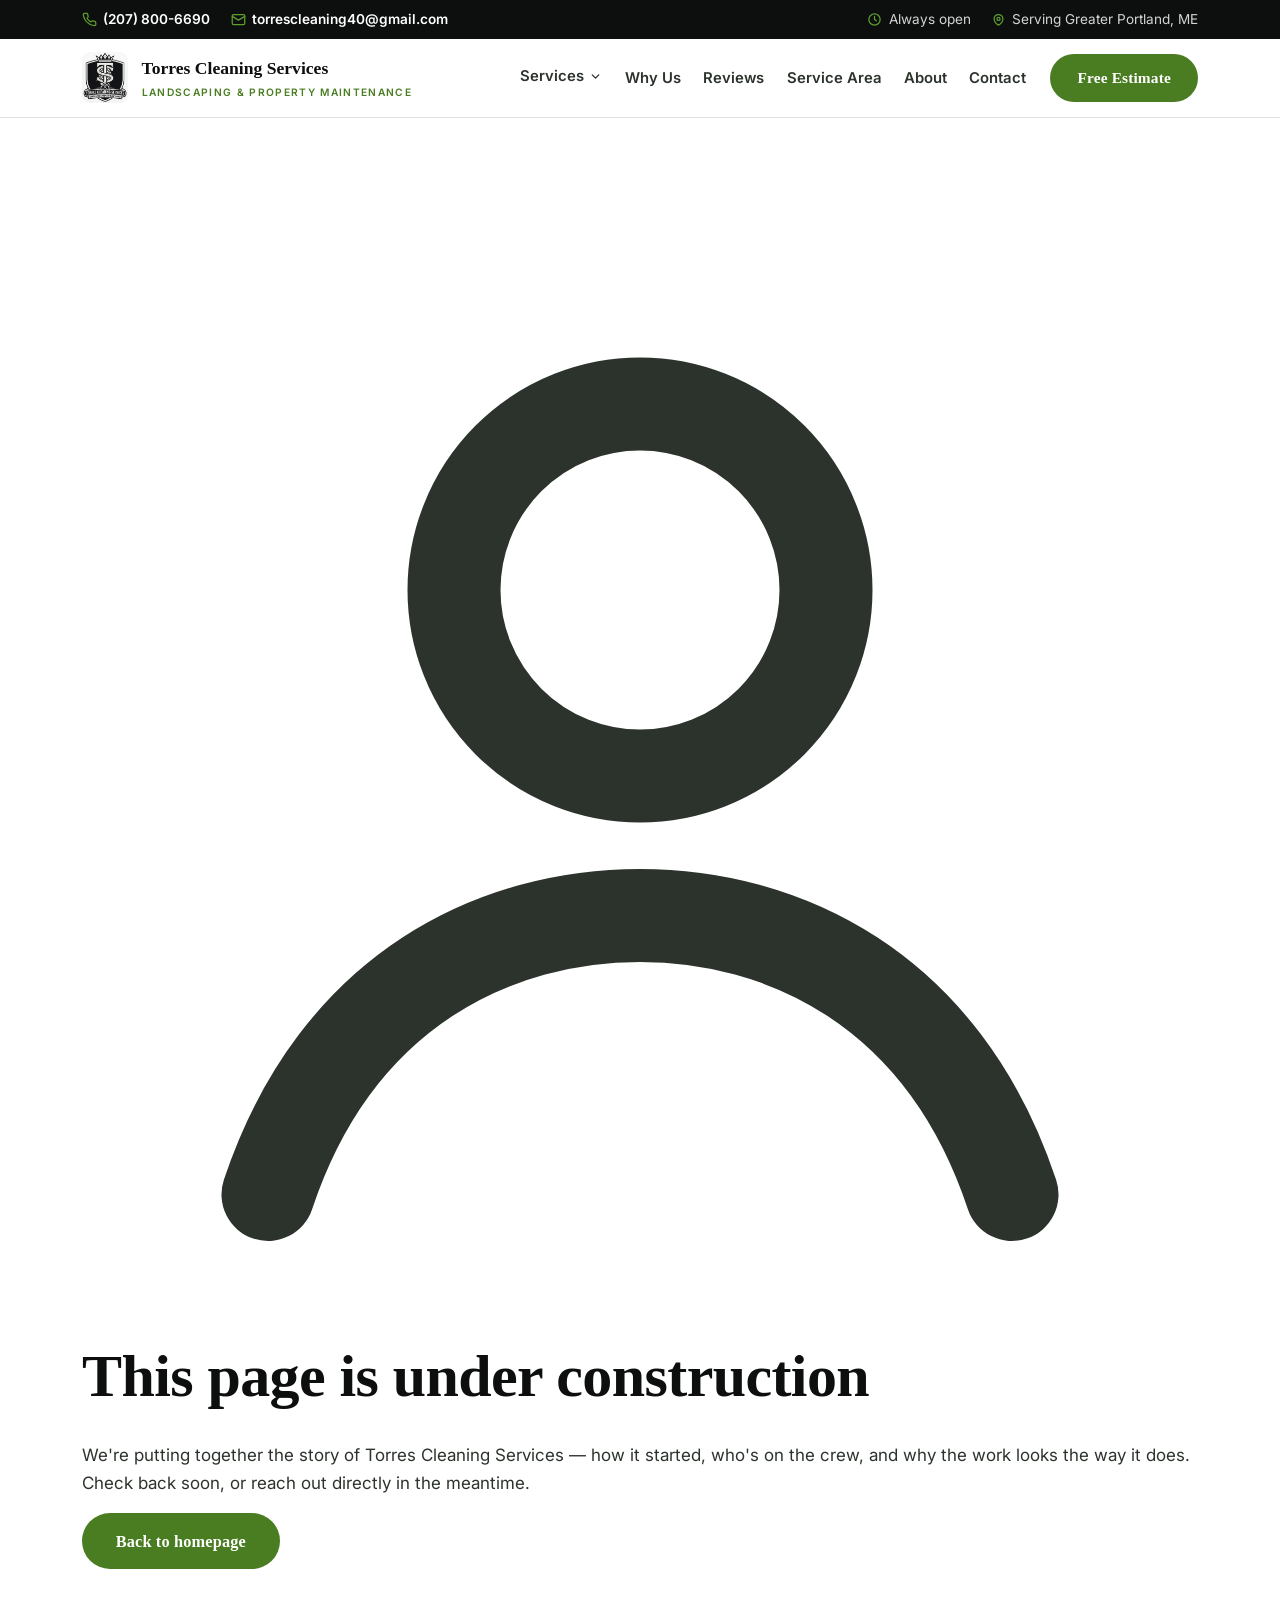
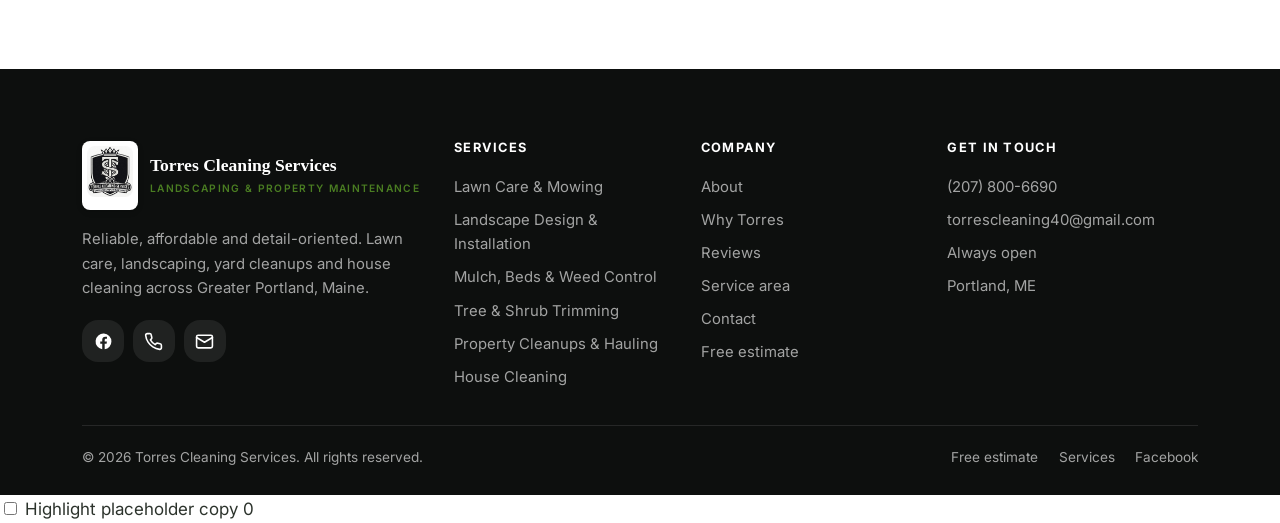
<file: about.html>
<!doctype html>
<html lang="en">
<head>
<meta charset="utf-8">
<meta name="viewport" content="width=device-width, initial-scale=1">
<title>About — Torres Cleaning Services</title>
<meta name="description" content="About Torres Cleaning Services — Portland, Maine landscaping and property maintenance. Page coming soon.">
<meta name="theme-color" content="#0e1013">

<link rel="preconnect" href="https://fonts.googleapis.com">
<link rel="preconnect" href="https://fonts.gstatic.com" crossorigin>
<link rel="stylesheet" href="https://fonts.googleapis.com/css2?family=Inter:wght@400;600;700&family=Oswald:wght@400;500;600&display=swap">
<link rel="stylesheet" href="assets/css/styles.css">
</head>
<body>

<a class="skip-link" href="#main">Skip to main content</a>

<!-- ============================== TOP BAR ============================== -->
<div class="topbar">
  <div class="container topbar__inner">
    <ul class="topbar__list">
      <li>
        <svg viewBox="0 0 24 24" fill="none" stroke="currentColor" stroke-width="2" stroke-linecap="round" stroke-linejoin="round" aria-hidden="true"><path d="M22 16.92v3a2 2 0 0 1-2.18 2 19.79 19.79 0 0 1-8.63-3.07 19.5 19.5 0 0 1-6-6 19.79 19.79 0 0 1-3.07-8.67A2 2 0 0 1 4.11 2h3a2 2 0 0 1 2 1.72c.13.96.36 1.9.7 2.81a2 2 0 0 1-.45 2.11L8.09 9.91a16 16 0 0 0 6 6l1.27-1.27a2 2 0 0 1 2.11-.45c.9.34 1.85.57 2.81.7A2 2 0 0 1 22 16.92z"/></svg>
        <a href="tel:+12078006690">(207) 800-6690</a>
      </li>
      <li>
        <svg viewBox="0 0 24 24" fill="none" stroke="currentColor" stroke-width="2" stroke-linecap="round" stroke-linejoin="round" aria-hidden="true"><rect x="2" y="4" width="20" height="16" rx="2"/><path d="m2 7 10 6 10-6"/></svg>
        <a href="mailto:torrescleaning40@gmail.com">torrescleaning40@gmail.com</a>
      </li>
    </ul>
    <ul class="topbar__list">
      <li>
        <svg viewBox="0 0 24 24" fill="none" stroke="currentColor" stroke-width="2" stroke-linecap="round" stroke-linejoin="round" aria-hidden="true"><circle cx="12" cy="12" r="9"/><path d="M12 7v5l3 2"/></svg>
        Always open
      </li>
      <li>
        <svg viewBox="0 0 24 24" fill="none" stroke="currentColor" stroke-width="2" stroke-linecap="round" stroke-linejoin="round" aria-hidden="true"><path d="M12 21s-7-4.5-7-10a7 7 0 0 1 14 0c0 5.5-7 10-7 10z"/><circle cx="12" cy="11" r="2.5"/></svg>
        <span>Serving Greater Portland, ME</span>
      </li>
    </ul>
  </div>
</div>

<!-- ============================== HEADER =============================== -->
<header class="site-header">
  <div class="container site-header__inner">
    <a class="brand" href="index.html">
      <img class="brand__crest" src="assets/img/logo.jpg" alt="Torres Cleaning Services crest" width="46" height="51">
      <span>
        <span class="brand__name">Torres Cleaning Services</span>
        <span class="brand__tag">Landscaping &amp; Property Maintenance</span>
      </span>
    </a>

    <button class="nav-toggle" type="button" aria-expanded="false" aria-controls="primary-nav" aria-label="Toggle navigation menu">
      <svg class="icon-open" viewBox="0 0 24 24" fill="none" stroke="currentColor" stroke-width="2" stroke-linecap="round" aria-hidden="true"><path d="M4 7h16M4 12h16M4 17h16"/></svg>
      <svg class="icon-close" viewBox="0 0 24 24" fill="none" stroke="currentColor" stroke-width="2" stroke-linecap="round" aria-hidden="true"><path d="m6 6 12 12M18 6 6 18"/></svg>
    </button>

    <nav class="nav" id="primary-nav" aria-label="Primary">
      <ul class="nav__list">
        <li>
          <details class="nav-dropdown">
            <summary>Services <svg class="nav-dropdown__chevron" viewBox="0 0 24 24" fill="none" stroke="currentColor" stroke-width="2.5" stroke-linecap="round" stroke-linejoin="round" aria-hidden="true"><path d="m6 9 6 6 6-6"/></svg></summary>
            <div class="nav-dropdown__panel">
          <a href="services/index.html" class="is-overview">Services Overview</a>
          <a href="services/lawn-care-mowing.html">Lawn Care &amp; Mowing</a>
          <a href="services/landscape-design-installation.html">Landscape Design &amp; Installation</a>
          <a href="services/mulch-beds-weed-control.html">Mulch, Beds &amp; Weed Control</a>
          <a href="services/tree-shrub-trimming.html">Tree &amp; Shrub Trimming</a>
          <a href="services/property-cleanups-hauling.html">Property Cleanups &amp; Hauling</a>
            </div>
          </details>
        </li>
        <li><a href="index.html#why">Why Us</a></li>
        <li><a href="index.html#reviews">Reviews</a></li>
        <li><a href="index.html#areas">Service Area</a></li>
        <li><a href="about.html">About</a></li>
        <li><a href="contact.html">Contact</a></li>
      </ul>
      <a class="btn btn--primary" href="estimate.html">Free Estimate</a>
    </nav>
  </div>
</header>

<main id="main">
<section class="section">
  <div class="container">
    <div class="uc">
      <div class="uc__icon"><svg viewBox="0 0 24 24" fill="none" stroke="currentColor" stroke-width="2" stroke-linecap="round" stroke-linejoin="round" aria-hidden="true"><circle cx="12" cy="8" r="4"/><path d="M4 21c1.5-4.5 5-6 8-6s6.5 1.5 8 6"/></svg></div>
      <h1>This page is under construction</h1>
      <p>We're putting together the story of Torres Cleaning Services — how it started, who's on the crew, and why the work looks the way it does. Check back soon, or reach out directly in the meantime.</p>
      <a class="btn btn--primary btn--lg" href="index.html">Back to homepage</a>
    </div>
  </div>
</section>
</main>

<!-- ============================== FOOTER =============================== -->
<footer class="site-footer">
  <div class="container">
    <div class="footer-grid">
      <div>
        <a class="brand" href="index.html">
          <span class="crest-badge"><img class="brand__crest" src="assets/img/logo.jpg" alt="Torres Cleaning Services crest" width="46" height="51"></span>
          <span>
            <span class="brand__name">Torres Cleaning Services</span>
            <span class="brand__tag">Landscaping &amp; Property Maintenance</span>
          </span>
        </a>
        <p class="footer-about">Reliable, affordable and detail-oriented. Lawn care, landscaping, yard cleanups and house cleaning across Greater Portland, Maine.</p>
        <div class="social">
          <a href="https://www.facebook.com/profile.php?id=61591036726888" target="_blank" rel="noopener" aria-label="Torres Cleaning Services on Facebook">
            <svg viewBox="0 0 24 24" fill="currentColor" aria-hidden="true"><path d="M22 12a10 10 0 1 0-11.6 9.9v-7H7.9V12h2.5V9.8c0-2.5 1.5-3.9 3.8-3.9 1.1 0 2.2.2 2.2.2v2.5h-1.3c-1.2 0-1.6.8-1.6 1.6V12h2.8l-.4 2.9h-2.4v7A10 10 0 0 0 22 12z"/></svg>
          </a>
          <a href="tel:+12078006690" aria-label="Call Torres Cleaning Services">
            <svg viewBox="0 0 24 24" fill="none" stroke="currentColor" stroke-width="2" stroke-linecap="round" stroke-linejoin="round" aria-hidden="true"><path d="M22 16.92v3a2 2 0 0 1-2.18 2 19.79 19.79 0 0 1-8.63-3.07 19.5 19.5 0 0 1-6-6 19.79 19.79 0 0 1-3.07-8.67A2 2 0 0 1 4.11 2h3a2 2 0 0 1 2 1.72c.13.96.36 1.9.7 2.81a2 2 0 0 1-.45 2.11L8.09 9.91a16 16 0 0 0 6 6l1.27-1.27a2 2 0 0 1 2.11-.45c.9.34 1.85.57 2.81.7A2 2 0 0 1 22 16.92z"/></svg>
          </a>
          <a href="mailto:torrescleaning40@gmail.com" aria-label="Email Torres Cleaning Services">
            <svg viewBox="0 0 24 24" fill="none" stroke="currentColor" stroke-width="2" stroke-linecap="round" stroke-linejoin="round" aria-hidden="true"><rect x="2" y="4" width="20" height="16" rx="2"/><path d="m2 7 10 6 10-6"/></svg>
          </a>
        </div>
      </div>

      <div>
        <h4>Services</h4>
        <ul class="footer-list">
          <li><a href="services/lawn-care-mowing.html">Lawn Care &amp; Mowing</a></li>
          <li><a href="services/landscape-design-installation.html">Landscape Design &amp; Installation</a></li>
          <li><a href="services/mulch-beds-weed-control.html">Mulch, Beds &amp; Weed Control</a></li>
          <li><a href="services/tree-shrub-trimming.html">Tree &amp; Shrub Trimming</a></li>
          <li><a href="services/property-cleanups-hauling.html">Property Cleanups &amp; Hauling</a></li>
          <li><a href="services/index.html#house-cleaning">House Cleaning</a></li>
        </ul>
      </div>

      <div>
        <h4>Company</h4>
        <ul class="footer-list">
          <li><a href="about.html">About</a></li>
          <li><a href="index.html#why">Why Torres</a></li>
          <li><a href="index.html#reviews">Reviews</a></li>
          <li><a href="index.html#areas">Service area</a></li>
          <li><a href="contact.html">Contact</a></li>
          <li><a href="estimate.html">Free estimate</a></li>
        </ul>
      </div>

      <div>
        <h4>Get in touch</h4>
        <ul class="footer-list">
          <li><a href="tel:+12078006690">(207) 800-6690</a></li>
          <li><a href="mailto:torrescleaning40@gmail.com">torrescleaning40@gmail.com</a></li>
          <li>Always open</li>
          <li>Portland, ME</li>
        </ul>
      </div>
    </div>

    <div class="footer-bottom">
      <p style="margin:0">&copy; <span id="year">2026</span> Torres Cleaning Services. All rights reserved.</p>
      <ul>
        <li><a href="estimate.html">Free estimate</a></li>
        <li><a href="services/index.html">Services</a></li>
        <li><a href="https://www.facebook.com/profile.php?id=61591036726888" target="_blank" rel="noopener">Facebook</a></li>
      </ul>
    </div>
  </div>
</footer>

<!-- Sticky mobile action bar -->
<div class="call-bar">
  <a class="btn btn--dark" href="tel:+12078006690">
    <svg viewBox="0 0 24 24" fill="none" stroke="currentColor" stroke-width="2" stroke-linecap="round" stroke-linejoin="round" aria-hidden="true"><path d="M22 16.92v3a2 2 0 0 1-2.18 2 19.79 19.79 0 0 1-8.63-3.07 19.5 19.5 0 0 1-6-6 19.79 19.79 0 0 1-3.07-8.67A2 2 0 0 1 4.11 2h3a2 2 0 0 1 2 1.72c.13.96.36 1.9.7 2.81a2 2 0 0 1-.45 2.11L8.09 9.91a16 16 0 0 0 6 6l1.27-1.27a2 2 0 0 1 2.11-.45c.9.34 1.85.57 2.81.7A2 2 0 0 1 22 16.92z"/></svg>
    Call
  </a>
  <a class="btn btn--primary" href="estimate.html">Free estimate</a>
</div>



<!-- Mockup-only helper. Delete this block before launch. -->
<div class="ph-bar" id="ph-bar">
  <label>
    <input type="checkbox" id="ph-toggle">
    Highlight placeholder copy
  </label>
  <span class="ph-count" id="ph-count">0</span>
</div>

<script src="assets/js/main.js"></script>
</body>
</html>
</file>
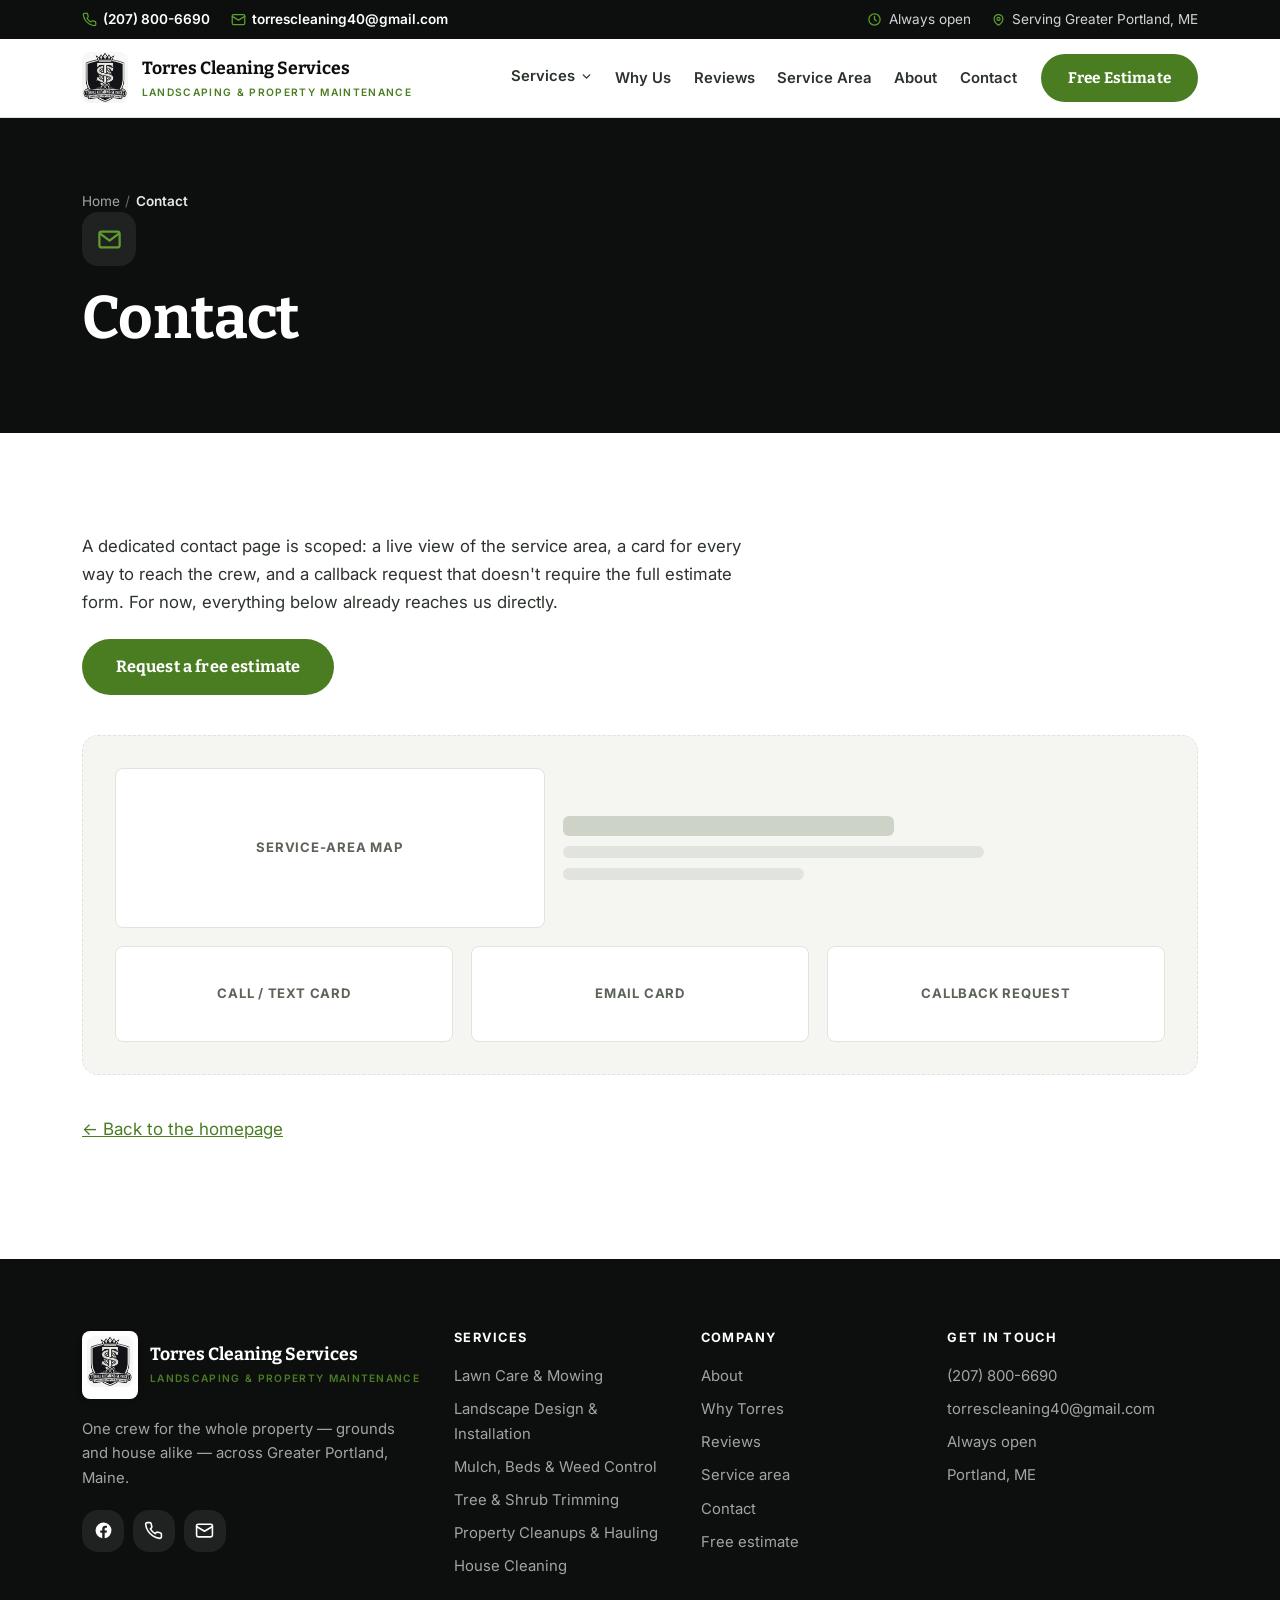
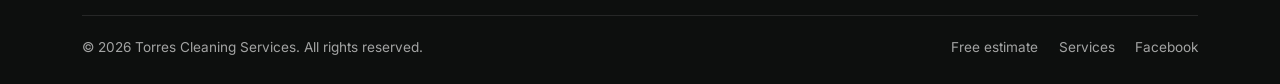
<file: contact.html>
<!doctype html>
<html lang="en">
<head>
<meta charset="utf-8">
<meta name="viewport" content="width=device-width, initial-scale=1">
<title>Contact — Torres Cleaning Services</title>
<meta name="description" content="Contact Torres Cleaning Services — Portland, Maine landscaping and property maintenance.">
<meta name="theme-color" content="#0d0f0e">
<link rel="icon" href="assets/img/favicon.ico" sizes="any">
<link rel="icon" href="assets/img/favicon-32.png" type="image/png">
<link rel="apple-touch-icon" href="assets/img/apple-touch-icon.png">

<meta property="og:type" content="website">
<meta property="og:title" content="Contact — Torres Cleaning Services">
<meta property="og:description" content="Contact Torres Cleaning Services — Portland, Maine landscaping and property maintenance.">
<meta property="og:image" content="assets/img/photos/hero-lawn-farmhouse.jpg">

<link rel="preconnect" href="https://fonts.googleapis.com">
<link rel="preconnect" href="https://fonts.gstatic.com" crossorigin>
<link rel="stylesheet" href="https://fonts.googleapis.com/css2?family=Inter:wght@400;600;700&family=Bitter:wght@500;600;700&display=swap">
<link rel="stylesheet" href="assets/css/styles.css">
</head>
<body>

<a class="skip-link" href="#main">Skip to main content</a>

<!-- ============================== TOP BAR ============================== -->
<div class="topbar">
  <div class="container topbar__inner">
    <ul class="topbar__list">
      <li><svg viewBox="0 0 24 24" fill="none" stroke="currentColor" stroke-width="2" stroke-linecap="round" stroke-linejoin="round" aria-hidden="true"><path d="M22 16.92v3a2 2 0 0 1-2.18 2 19.79 19.79 0 0 1-8.63-3.07 19.5 19.5 0 0 1-6-6 19.79 19.79 0 0 1-3.07-8.67A2 2 0 0 1 4.11 2h3a2 2 0 0 1 2 1.72c.13.96.36 1.9.7 2.81a2 2 0 0 1-.45 2.11L8.09 9.91a16 16 0 0 0 6 6l1.27-1.27a2 2 0 0 1 2.11-.45c.9.34 1.85.57 2.81.7A2 2 0 0 1 22 16.92z"/></svg><a href="tel:+12078006690">(207) 800-6690</a></li>
      <li><svg viewBox="0 0 24 24" fill="none" stroke="currentColor" stroke-width="2" stroke-linecap="round" stroke-linejoin="round" aria-hidden="true"><rect x="2" y="4" width="20" height="16" rx="2"/><path d="m2 7 10 6 10-6"/></svg><a href="mailto:torrescleaning40@gmail.com">torrescleaning40@gmail.com</a></li>
    </ul>
    <ul class="topbar__list">
      <li><svg viewBox="0 0 24 24" fill="none" stroke="currentColor" stroke-width="2" stroke-linecap="round" stroke-linejoin="round" aria-hidden="true"><circle cx="12" cy="12" r="9"/><path d="M12 7v5l3 2"/></svg>Always open</li>
      <li><svg viewBox="0 0 24 24" fill="none" stroke="currentColor" stroke-width="2" stroke-linecap="round" stroke-linejoin="round" aria-hidden="true"><path d="M12 21s-7-4.5-7-10a7 7 0 0 1 14 0c0 5.5-7 10-7 10z"/><circle cx="12" cy="11" r="2.5"/></svg><span>Serving Greater Portland, ME</span></li>
    </ul>
  </div>
</div>

<!-- ============================== HEADER =============================== -->
<header class="site-header">
  <div class="container site-header__inner">
    <a class="brand" href="index.html">
      <img class="brand__crest" src="assets/img/logo.jpg" alt="Torres Cleaning Services crest" width="46" height="51">
      <span>
        <span class="brand__name">Torres Cleaning Services</span>
        <span class="brand__tag">Landscaping &amp; Property Maintenance</span>
      </span>
    </a>

    <button class="nav-toggle" type="button" aria-expanded="false" aria-controls="primary-nav" aria-label="Toggle navigation menu">
      <svg class="icon-open" viewBox="0 0 24 24" fill="none" stroke="currentColor" stroke-width="2" stroke-linecap="round" aria-hidden="true"><path d="M4 7h16M4 12h16M4 17h16"/></svg>
      <svg class="icon-close" viewBox="0 0 24 24" fill="none" stroke="currentColor" stroke-width="2" stroke-linecap="round" aria-hidden="true"><path d="m6 6 12 12M18 6 6 18"/></svg>
    </button>

    <nav class="nav" id="primary-nav" aria-label="Primary">
      <ul class="nav__list">
        <li>
          <details class="nav-dropdown">
            <summary>Services <svg class="nav-dropdown__chevron" viewBox="0 0 24 24" fill="none" stroke="currentColor" stroke-width="2.5" stroke-linecap="round" stroke-linejoin="round" aria-hidden="true"><path d="m6 9 6 6 6-6"/></svg></summary>
            <div class="nav-dropdown__panel">
              <a href="services/index.html" class="is-overview">Services Overview</a>
              <a href="services/lawn-care-mowing.html">Lawn Care &amp; Mowing</a>
              <a href="services/landscape-design-installation.html">Landscape Design &amp; Installation</a>
              <a href="services/mulch-beds-weed-control.html">Mulch, Beds &amp; Weed Control</a>
              <a href="services/tree-shrub-trimming.html">Tree &amp; Shrub Trimming</a>
              <a href="services/property-cleanups-hauling.html">Property Cleanups &amp; Hauling</a>
            </div>
          </details>
        </li>
        <li><a href="index.html#why">Why Us</a></li>
        <li><a href="index.html#reviews">Reviews</a></li>
        <li><a href="index.html#areas">Service Area</a></li>
        <li><a href="about.html">About</a></li>
        <li><a href="contact.html">Contact</a></li>
      </ul>
      <a class="btn btn--primary" href="estimate.html">Free Estimate</a>
    </nav>
  </div>
</header>

<main id="main">
<section class="page-hero">
  <div class="container">
    <p class="breadcrumb"><a href="index.html">Home</a> <span class="sep">/</span> <span>Contact</span></p>
    <div class="page-hero__icon"><svg viewBox="0 0 24 24" fill="none" stroke="currentColor" stroke-width="2" stroke-linecap="round" stroke-linejoin="round" aria-hidden="true"><rect x="3" y="5" width="18" height="14" rx="2"/><path d="m4 7 8 6 8-6"/></svg></div>
    <h1>Contact</h1>
  </div>
</section>

<section class="section">
  <div class="container">
    <div class="preview-copy">
      <p>A dedicated contact page is scoped: a live view of the service area, a card for every way to reach the crew, and a callback request that doesn't require the full estimate form. For now, everything below already reaches us directly.</p>
      <a class="btn btn--primary btn--lg" href="estimate.html">Request a free estimate</a>
    </div>

    <div class="wireframe">
      <div class="wireframe__row wireframe__row--split">
        <div class="wireframe__block wireframe__block--photo">Service-area map</div>
        <div class="wireframe__lines">
          <div class="wireframe__line wireframe__line--head"></div>
          <div class="wireframe__line wireframe__line--sm"></div>
          <div class="wireframe__line wireframe__line--xs"></div>
        </div>
      </div>
      <div class="wireframe__row" style="grid-template-columns:repeat(3,1fr); margin-top:18px">
        <div class="wireframe__block">Call / text card</div>
        <div class="wireframe__block">Email card</div>
        <div class="wireframe__block">Callback request</div>
      </div>
    </div>

    <p class="preview-back"><a href="index.html">&larr; Back to the homepage</a></p>
  </div>
</section>
</main>

<!-- ============================== FOOTER =============================== -->
<footer class="site-footer">
  <div class="container">
    <div class="footer-grid">
      <div>
        <a class="brand" href="index.html">
          <span class="crest-badge"><img class="brand__crest" src="assets/img/logo.jpg" alt="Torres Cleaning Services crest" width="46" height="51"></span>
          <span>
            <span class="brand__name">Torres Cleaning Services</span>
            <span class="brand__tag">Landscaping &amp; Property Maintenance</span>
          </span>
        </a>
        <p class="footer-about">One crew for the whole property — grounds and house alike —
        across Greater Portland, Maine.</p>
        <div class="social">
          <a href="https://www.facebook.com/profile.php?id=61591036726888" target="_blank" rel="noopener" aria-label="Torres Cleaning Services on Facebook"><svg viewBox="0 0 24 24" fill="currentColor" aria-hidden="true"><path d="M22 12a10 10 0 1 0-11.6 9.9v-7H7.9V12h2.5V9.8c0-2.5 1.5-3.9 3.8-3.9 1.1 0 2.2.2 2.2.2v2.5h-1.3c-1.2 0-1.6.8-1.6 1.6V12h2.8l-.4 2.9h-2.4v7A10 10 0 0 0 22 12z"/></svg></a>
          <a href="tel:+12078006690" aria-label="Call Torres Cleaning Services"><svg viewBox="0 0 24 24" fill="none" stroke="currentColor" stroke-width="2" stroke-linecap="round" stroke-linejoin="round" aria-hidden="true"><path d="M22 16.92v3a2 2 0 0 1-2.18 2 19.79 19.79 0 0 1-8.63-3.07 19.5 19.5 0 0 1-6-6 19.79 19.79 0 0 1-3.07-8.67A2 2 0 0 1 4.11 2h3a2 2 0 0 1 2 1.72c.13.96.36 1.9.7 2.81a2 2 0 0 1-.45 2.11L8.09 9.91a16 16 0 0 0 6 6l1.27-1.27a2 2 0 0 1 2.11-.45c.9.34 1.85.57 2.81.7A2 2 0 0 1 22 16.92z"/></svg></a>
          <a href="mailto:torrescleaning40@gmail.com" aria-label="Email Torres Cleaning Services"><svg viewBox="0 0 24 24" fill="none" stroke="currentColor" stroke-width="2" stroke-linecap="round" stroke-linejoin="round" aria-hidden="true"><rect x="2" y="4" width="20" height="16" rx="2"/><path d="m2 7 10 6 10-6"/></svg></a>
        </div>
      </div>

      <div>
        <h4>Services</h4>
        <ul class="footer-list">
          <li><a href="services/lawn-care-mowing.html">Lawn Care &amp; Mowing</a></li>
          <li><a href="services/landscape-design-installation.html">Landscape Design &amp; Installation</a></li>
          <li><a href="services/mulch-beds-weed-control.html">Mulch, Beds &amp; Weed Control</a></li>
          <li><a href="services/tree-shrub-trimming.html">Tree &amp; Shrub Trimming</a></li>
          <li><a href="services/property-cleanups-hauling.html">Property Cleanups &amp; Hauling</a></li>
          <li><a href="services/house-cleaning.html">House Cleaning</a></li>
        </ul>
      </div>

      <div>
        <h4>Company</h4>
        <ul class="footer-list">
          <li><a href="about.html">About</a></li>
          <li><a href="index.html#why">Why Torres</a></li>
          <li><a href="index.html#reviews">Reviews</a></li>
          <li><a href="index.html#areas">Service area</a></li>
          <li><a href="contact.html">Contact</a></li>
          <li><a href="estimate.html">Free estimate</a></li>
        </ul>
      </div>

      <div>
        <h4>Get in touch</h4>
        <ul class="footer-list">
          <li><a href="tel:+12078006690">(207) 800-6690</a></li>
          <li><a href="mailto:torrescleaning40@gmail.com">torrescleaning40@gmail.com</a></li>
          <li>Always open</li>
          <li>Portland, ME</li>
        </ul>
      </div>
    </div>

    <div class="footer-bottom">
      <p style="margin:0">&copy; <span id="year">2026</span> Torres Cleaning Services. All rights reserved.</p>
      <ul>
        <li><a href="estimate.html">Free estimate</a></li>
        <li><a href="services/index.html">Services</a></li>
        <li><a href="https://www.facebook.com/profile.php?id=61591036726888" target="_blank" rel="noopener">Facebook</a></li>
      </ul>
    </div>
  </div>
</footer>

<!-- Sticky mobile action bar -->
<div class="call-bar">
  <a class="btn btn--dark" href="tel:+12078006690"><svg viewBox="0 0 24 24" fill="none" stroke="currentColor" stroke-width="2" stroke-linecap="round" stroke-linejoin="round" aria-hidden="true"><path d="M22 16.92v3a2 2 0 0 1-2.18 2 19.79 19.79 0 0 1-8.63-3.07 19.5 19.5 0 0 1-6-6 19.79 19.79 0 0 1-3.07-8.67A2 2 0 0 1 4.11 2h3a2 2 0 0 1 2 1.72c.13.96.36 1.9.7 2.81a2 2 0 0 1-.45 2.11L8.09 9.91a16 16 0 0 0 6 6l1.27-1.27a2 2 0 0 1 2.11-.45c.9.34 1.85.57 2.81.7A2 2 0 0 1 22 16.92z"/></svg>Call</a>
  <a class="btn btn--primary" href="estimate.html">Free estimate</a>
</div>

<script src="assets/js/main.js"></script>
</body>
</html>
</file>
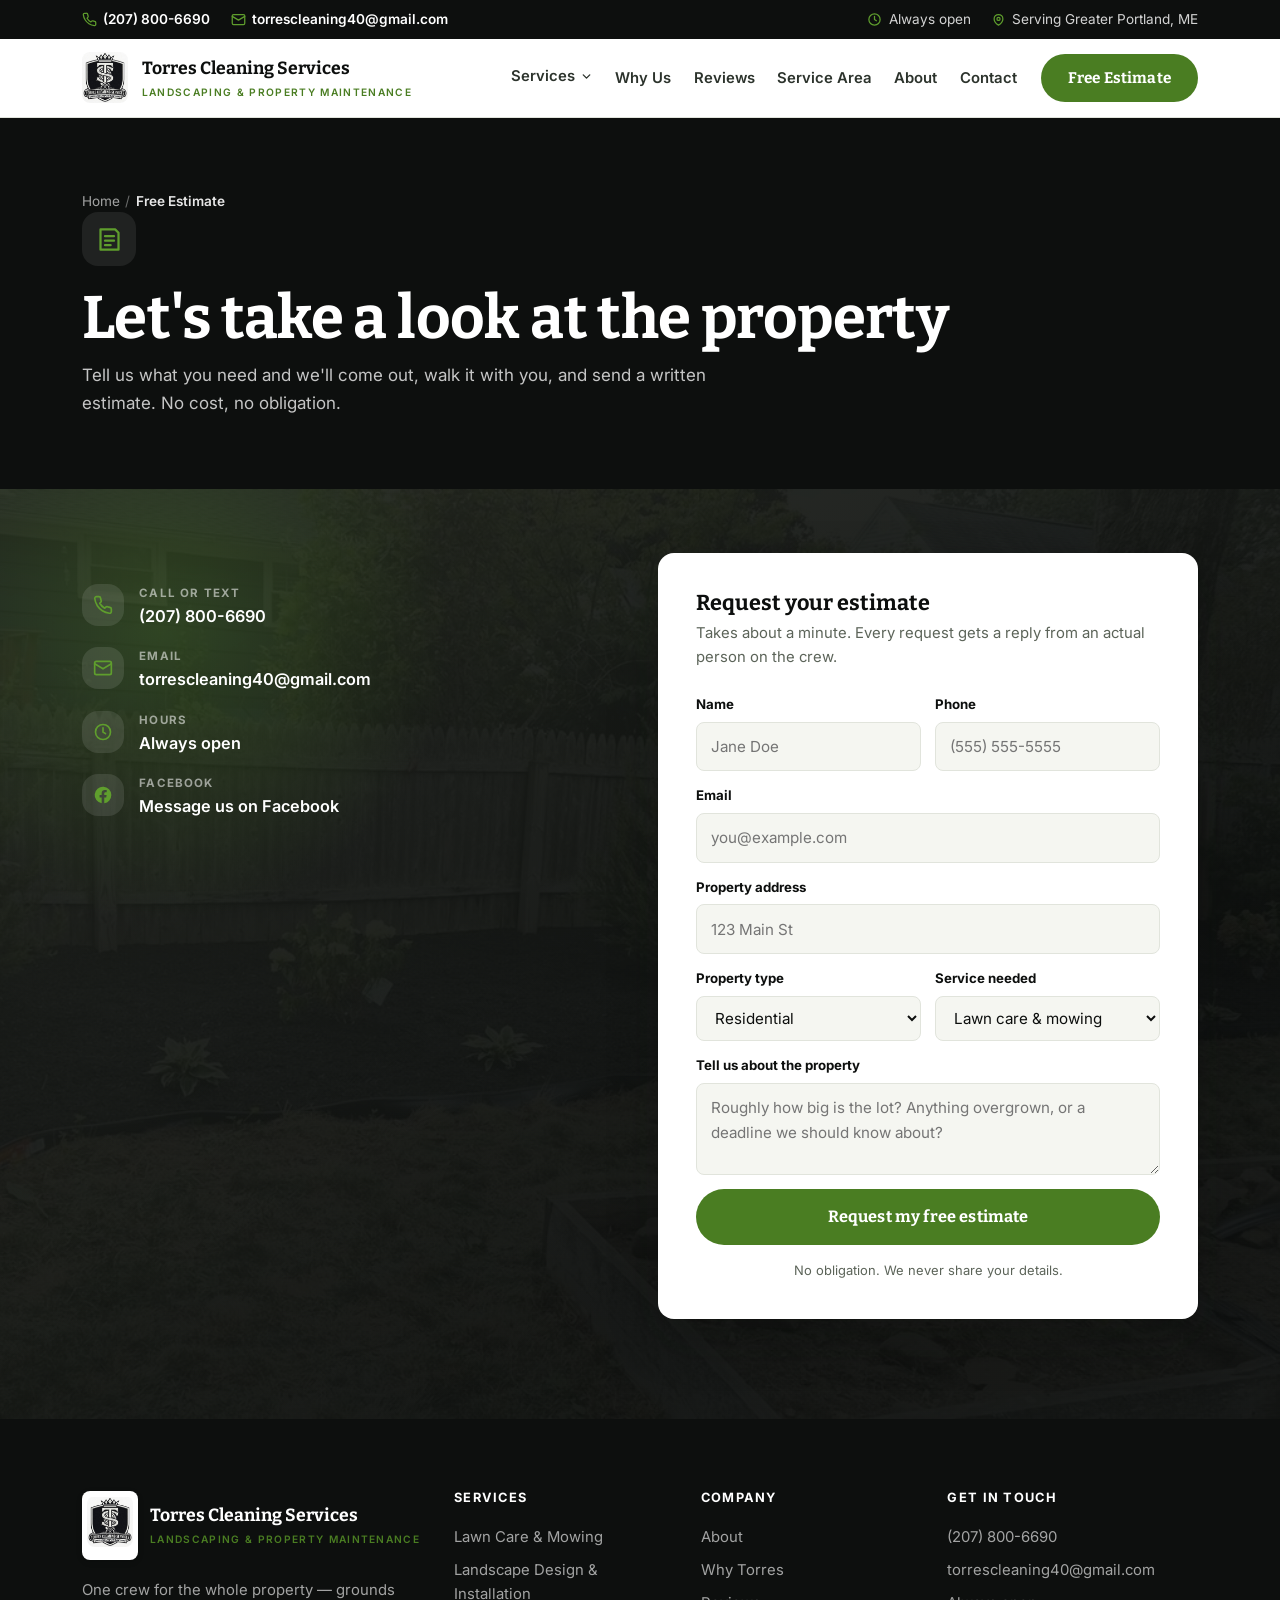
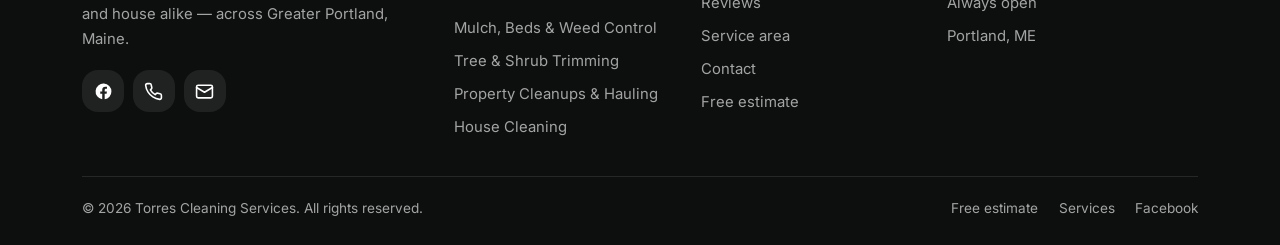
<file: estimate.html>
<!doctype html>
<html lang="en">
<head>
<meta charset="utf-8">
<meta name="viewport" content="width=device-width, initial-scale=1">
<title>Free Estimate — Torres Cleaning Services</title>
<meta name="description" content="Request a free, no-obligation estimate from Torres Cleaning Services — Portland, Maine landscaping and property maintenance.">
<meta name="theme-color" content="#0d0f0e">
<link rel="icon" href="assets/img/favicon.ico" sizes="any">
<link rel="icon" href="assets/img/favicon-32.png" type="image/png">
<link rel="apple-touch-icon" href="assets/img/apple-touch-icon.png">

<meta property="og:type" content="website">
<meta property="og:title" content="Free Estimate — Torres Cleaning Services">
<meta property="og:description" content="Request a free, no-obligation estimate from Torres Cleaning Services — Portland, Maine landscaping and property maintenance.">
<meta property="og:image" content="assets/img/photos/backyard-mulch-fence.jpg">

<link rel="preconnect" href="https://fonts.googleapis.com">
<link rel="preconnect" href="https://fonts.gstatic.com" crossorigin>
<link rel="stylesheet" href="https://fonts.googleapis.com/css2?family=Inter:wght@400;600;700&family=Bitter:wght@500;600;700&display=swap">
<link rel="stylesheet" href="assets/css/styles.css">
</head>
<body>

<a class="skip-link" href="#main">Skip to main content</a>

<!-- ============================== TOP BAR ============================== -->
<div class="topbar">
  <div class="container topbar__inner">
    <ul class="topbar__list">
      <li><svg viewBox="0 0 24 24" fill="none" stroke="currentColor" stroke-width="2" stroke-linecap="round" stroke-linejoin="round" aria-hidden="true"><path d="M22 16.92v3a2 2 0 0 1-2.18 2 19.79 19.79 0 0 1-8.63-3.07 19.5 19.5 0 0 1-6-6 19.79 19.79 0 0 1-3.07-8.67A2 2 0 0 1 4.11 2h3a2 2 0 0 1 2 1.72c.13.96.36 1.9.7 2.81a2 2 0 0 1-.45 2.11L8.09 9.91a16 16 0 0 0 6 6l1.27-1.27a2 2 0 0 1 2.11-.45c.9.34 1.85.57 2.81.7A2 2 0 0 1 22 16.92z"/></svg><a href="tel:+12078006690">(207) 800-6690</a></li>
      <li><svg viewBox="0 0 24 24" fill="none" stroke="currentColor" stroke-width="2" stroke-linecap="round" stroke-linejoin="round" aria-hidden="true"><rect x="2" y="4" width="20" height="16" rx="2"/><path d="m2 7 10 6 10-6"/></svg><a href="mailto:torrescleaning40@gmail.com">torrescleaning40@gmail.com</a></li>
    </ul>
    <ul class="topbar__list">
      <li><svg viewBox="0 0 24 24" fill="none" stroke="currentColor" stroke-width="2" stroke-linecap="round" stroke-linejoin="round" aria-hidden="true"><circle cx="12" cy="12" r="9"/><path d="M12 7v5l3 2"/></svg>Always open</li>
      <li><svg viewBox="0 0 24 24" fill="none" stroke="currentColor" stroke-width="2" stroke-linecap="round" stroke-linejoin="round" aria-hidden="true"><path d="M12 21s-7-4.5-7-10a7 7 0 0 1 14 0c0 5.5-7 10-7 10z"/><circle cx="12" cy="11" r="2.5"/></svg><span>Serving Greater Portland, ME</span></li>
    </ul>
  </div>
</div>

<!-- ============================== HEADER =============================== -->
<header class="site-header">
  <div class="container site-header__inner">
    <a class="brand" href="index.html">
      <img class="brand__crest" src="assets/img/logo.jpg" alt="Torres Cleaning Services crest" width="46" height="51">
      <span>
        <span class="brand__name">Torres Cleaning Services</span>
        <span class="brand__tag">Landscaping &amp; Property Maintenance</span>
      </span>
    </a>

    <button class="nav-toggle" type="button" aria-expanded="false" aria-controls="primary-nav" aria-label="Toggle navigation menu">
      <svg class="icon-open" viewBox="0 0 24 24" fill="none" stroke="currentColor" stroke-width="2" stroke-linecap="round" aria-hidden="true"><path d="M4 7h16M4 12h16M4 17h16"/></svg>
      <svg class="icon-close" viewBox="0 0 24 24" fill="none" stroke="currentColor" stroke-width="2" stroke-linecap="round" aria-hidden="true"><path d="m6 6 12 12M18 6 6 18"/></svg>
    </button>

    <nav class="nav" id="primary-nav" aria-label="Primary">
      <ul class="nav__list">
        <li>
          <details class="nav-dropdown">
            <summary>Services <svg class="nav-dropdown__chevron" viewBox="0 0 24 24" fill="none" stroke="currentColor" stroke-width="2.5" stroke-linecap="round" stroke-linejoin="round" aria-hidden="true"><path d="m6 9 6 6 6-6"/></svg></summary>
            <div class="nav-dropdown__panel">
              <a href="services/index.html" class="is-overview">Services Overview</a>
              <a href="services/lawn-care-mowing.html">Lawn Care &amp; Mowing</a>
              <a href="services/landscape-design-installation.html">Landscape Design &amp; Installation</a>
              <a href="services/mulch-beds-weed-control.html">Mulch, Beds &amp; Weed Control</a>
              <a href="services/tree-shrub-trimming.html">Tree &amp; Shrub Trimming</a>
              <a href="services/property-cleanups-hauling.html">Property Cleanups &amp; Hauling</a>
            </div>
          </details>
        </li>
        <li><a href="index.html#why">Why Us</a></li>
        <li><a href="index.html#reviews">Reviews</a></li>
        <li><a href="index.html#areas">Service Area</a></li>
        <li><a href="about.html">About</a></li>
        <li><a href="contact.html">Contact</a></li>
      </ul>
      <a class="btn btn--primary" href="estimate.html">Free Estimate</a>
    </nav>
  </div>
</header>

<main id="main">
<section class="page-hero">
  <div class="container">
    <p class="breadcrumb"><a href="index.html">Home</a> <span class="sep">/</span> <span>Free Estimate</span></p>
    <div class="page-hero__icon"><svg viewBox="0 0 24 24" fill="none" stroke="currentColor" stroke-width="2" stroke-linecap="round" stroke-linejoin="round" aria-hidden="true"><path d="M4 3h13l3 3v15H4z"/><path d="M8 9h8M8 13h8M8 17h5"/></svg></div>
    <h1>Let's take a look at the property</h1>
    <p>Tell us what you need and we'll come out, walk it with you, and send a written estimate. No cost, no obligation.</p>
  </div>
</section>

<section class="section quote-section" style="padding-top:clamp(40px,6vw,64px)">
  <div class="container quote-grid">
    <div>
      <dl class="contact-list">
        <div><span class="ico"><svg viewBox="0 0 24 24" fill="none" stroke="currentColor" stroke-width="2" stroke-linecap="round" stroke-linejoin="round" aria-hidden="true"><path d="M22 16.92v3a2 2 0 0 1-2.18 2 19.79 19.79 0 0 1-8.63-3.07 19.5 19.5 0 0 1-6-6 19.79 19.79 0 0 1-3.07-8.67A2 2 0 0 1 4.11 2h3a2 2 0 0 1 2 1.72c.13.96.36 1.9.7 2.81a2 2 0 0 1-.45 2.11L8.09 9.91a16 16 0 0 0 6 6l1.27-1.27a2 2 0 0 1 2.11-.45c.9.34 1.85.57 2.81.7A2 2 0 0 1 22 16.92z"/></svg></span><div><dt>Call or text</dt><dd><a href="tel:+12078006690">(207) 800-6690</a></dd></div></div>
        <div><span class="ico"><svg viewBox="0 0 24 24" fill="none" stroke="currentColor" stroke-width="2" stroke-linecap="round" stroke-linejoin="round" aria-hidden="true"><rect x="2" y="4" width="20" height="16" rx="2"/><path d="m2 7 10 6 10-6"/></svg></span><div><dt>Email</dt><dd><a href="mailto:torrescleaning40@gmail.com">torrescleaning40@gmail.com</a></dd></div></div>
        <div><span class="ico"><svg viewBox="0 0 24 24" fill="none" stroke="currentColor" stroke-width="2" stroke-linecap="round" stroke-linejoin="round" aria-hidden="true"><circle cx="12" cy="12" r="9"/><path d="M12 7v5l3 2"/></svg></span><div><dt>Hours</dt><dd>Always open</dd></div></div>
        <div><span class="ico"><svg viewBox="0 0 24 24" fill="currentColor" aria-hidden="true"><path d="M22 12a10 10 0 1 0-11.6 9.9v-7H7.9V12h2.5V9.8c0-2.5 1.5-3.9 3.8-3.9 1.1 0 2.2.2 2.2.2v2.5h-1.3c-1.2 0-1.6.8-1.6 1.6V12h2.8l-.4 2.9h-2.4v7A10 10 0 0 0 22 12z"/></svg></span><div><dt>Facebook</dt><dd><a href="https://www.facebook.com/profile.php?id=61591036726888" target="_blank" rel="noopener">Message us on Facebook</a></dd></div></div>
      </dl>
    </div>

    <div class="form-card">
      <h3>Request your estimate</h3>
      <p>Takes about a minute. Every request gets a reply from an actual person on the crew.</p>

      <form id="estimate-form" novalidate>
        <div class="field-grid">
          <div class="field">
            <label for="f-name">Name</label>
            <input id="f-name" name="name" type="text" autocomplete="name" placeholder="Jane Doe" required>
          </div>
          <div class="field">
            <label for="f-phone">Phone</label>
            <input id="f-phone" name="phone" type="tel" autocomplete="tel" placeholder="(555) 555-5555" required>
          </div>
          <div class="field field--full">
            <label for="f-email">Email</label>
            <input id="f-email" name="email" type="email" autocomplete="email" placeholder="you@example.com">
          </div>
          <div class="field field--full">
            <label for="f-address">Property address</label>
            <input id="f-address" name="address" type="text" autocomplete="street-address" placeholder="123 Main St">
          </div>
          <div class="field">
            <label for="f-type">Property type</label>
            <select id="f-type" name="propertyType">
              <option>Residential</option>
              <option>Commercial</option>
              <option>Rental / HOA</option>
            </select>
          </div>
          <div class="field">
            <label for="f-service">Service needed</label>
            <select id="f-service" name="service">
              <option>Lawn care &amp; mowing</option>
              <option>Landscape design &amp; installation</option>
              <option>Mulch, beds &amp; weed control</option>
              <option>Tree &amp; shrub trimming</option>
              <option>Property cleanup &amp; hauling</option>
              <option>House cleaning</option>
              <option>Something else</option>
            </select>
          </div>
          <div class="field field--full">
            <label for="f-details">Tell us about the property</label>
            <textarea id="f-details" name="details" placeholder="Roughly how big is the lot? Anything overgrown, or a deadline we should know about?"></textarea>
          </div>
        </div>

        <button class="btn btn--primary btn--lg btn--block" type="submit">Request my free estimate</button>
        <p class="form-status" id="form-status" role="status" hidden></p>
        <p class="form-note">No obligation. We never share your details.</p>
      </form>
    </div>
  </div>
</section>
</main>

<!-- ============================== FOOTER =============================== -->
<footer class="site-footer">
  <div class="container">
    <div class="footer-grid">
      <div>
        <a class="brand" href="index.html">
          <span class="crest-badge"><img class="brand__crest" src="assets/img/logo.jpg" alt="Torres Cleaning Services crest" width="46" height="51"></span>
          <span>
            <span class="brand__name">Torres Cleaning Services</span>
            <span class="brand__tag">Landscaping &amp; Property Maintenance</span>
          </span>
        </a>
        <p class="footer-about">One crew for the whole property — grounds and house alike —
        across Greater Portland, Maine.</p>
        <div class="social">
          <a href="https://www.facebook.com/profile.php?id=61591036726888" target="_blank" rel="noopener" aria-label="Torres Cleaning Services on Facebook"><svg viewBox="0 0 24 24" fill="currentColor" aria-hidden="true"><path d="M22 12a10 10 0 1 0-11.6 9.9v-7H7.9V12h2.5V9.8c0-2.5 1.5-3.9 3.8-3.9 1.1 0 2.2.2 2.2.2v2.5h-1.3c-1.2 0-1.6.8-1.6 1.6V12h2.8l-.4 2.9h-2.4v7A10 10 0 0 0 22 12z"/></svg></a>
          <a href="tel:+12078006690" aria-label="Call Torres Cleaning Services"><svg viewBox="0 0 24 24" fill="none" stroke="currentColor" stroke-width="2" stroke-linecap="round" stroke-linejoin="round" aria-hidden="true"><path d="M22 16.92v3a2 2 0 0 1-2.18 2 19.79 19.79 0 0 1-8.63-3.07 19.5 19.5 0 0 1-6-6 19.79 19.79 0 0 1-3.07-8.67A2 2 0 0 1 4.11 2h3a2 2 0 0 1 2 1.72c.13.96.36 1.9.7 2.81a2 2 0 0 1-.45 2.11L8.09 9.91a16 16 0 0 0 6 6l1.27-1.27a2 2 0 0 1 2.11-.45c.9.34 1.85.57 2.81.7A2 2 0 0 1 22 16.92z"/></svg></a>
          <a href="mailto:torrescleaning40@gmail.com" aria-label="Email Torres Cleaning Services"><svg viewBox="0 0 24 24" fill="none" stroke="currentColor" stroke-width="2" stroke-linecap="round" stroke-linejoin="round" aria-hidden="true"><rect x="2" y="4" width="20" height="16" rx="2"/><path d="m2 7 10 6 10-6"/></svg></a>
        </div>
      </div>

      <div>
        <h4>Services</h4>
        <ul class="footer-list">
          <li><a href="services/lawn-care-mowing.html">Lawn Care &amp; Mowing</a></li>
          <li><a href="services/landscape-design-installation.html">Landscape Design &amp; Installation</a></li>
          <li><a href="services/mulch-beds-weed-control.html">Mulch, Beds &amp; Weed Control</a></li>
          <li><a href="services/tree-shrub-trimming.html">Tree &amp; Shrub Trimming</a></li>
          <li><a href="services/property-cleanups-hauling.html">Property Cleanups &amp; Hauling</a></li>
          <li><a href="services/house-cleaning.html">House Cleaning</a></li>
        </ul>
      </div>

      <div>
        <h4>Company</h4>
        <ul class="footer-list">
          <li><a href="about.html">About</a></li>
          <li><a href="index.html#why">Why Torres</a></li>
          <li><a href="index.html#reviews">Reviews</a></li>
          <li><a href="index.html#areas">Service area</a></li>
          <li><a href="contact.html">Contact</a></li>
          <li><a href="estimate.html">Free estimate</a></li>
        </ul>
      </div>

      <div>
        <h4>Get in touch</h4>
        <ul class="footer-list">
          <li><a href="tel:+12078006690">(207) 800-6690</a></li>
          <li><a href="mailto:torrescleaning40@gmail.com">torrescleaning40@gmail.com</a></li>
          <li>Always open</li>
          <li>Portland, ME</li>
        </ul>
      </div>
    </div>

    <div class="footer-bottom">
      <p style="margin:0">&copy; <span id="year">2026</span> Torres Cleaning Services. All rights reserved.</p>
      <ul>
        <li><a href="estimate.html">Free estimate</a></li>
        <li><a href="services/index.html">Services</a></li>
        <li><a href="https://www.facebook.com/profile.php?id=61591036726888" target="_blank" rel="noopener">Facebook</a></li>
      </ul>
    </div>
  </div>
</footer>

<!-- Sticky mobile action bar -->
<div class="call-bar">
  <a class="btn btn--dark" href="tel:+12078006690"><svg viewBox="0 0 24 24" fill="none" stroke="currentColor" stroke-width="2" stroke-linecap="round" stroke-linejoin="round" aria-hidden="true"><path d="M22 16.92v3a2 2 0 0 1-2.18 2 19.79 19.79 0 0 1-8.63-3.07 19.5 19.5 0 0 1-6-6 19.79 19.79 0 0 1-3.07-8.67A2 2 0 0 1 4.11 2h3a2 2 0 0 1 2 1.72c.13.96.36 1.9.7 2.81a2 2 0 0 1-.45 2.11L8.09 9.91a16 16 0 0 0 6 6l1.27-1.27a2 2 0 0 1 2.11-.45c.9.34 1.85.57 2.81.7A2 2 0 0 1 22 16.92z"/></svg>Call</a>
  <a class="btn btn--primary" href="estimate.html">Free estimate</a>
</div>

<script src="assets/js/main.js"></script>
</body>
</html>
</file>
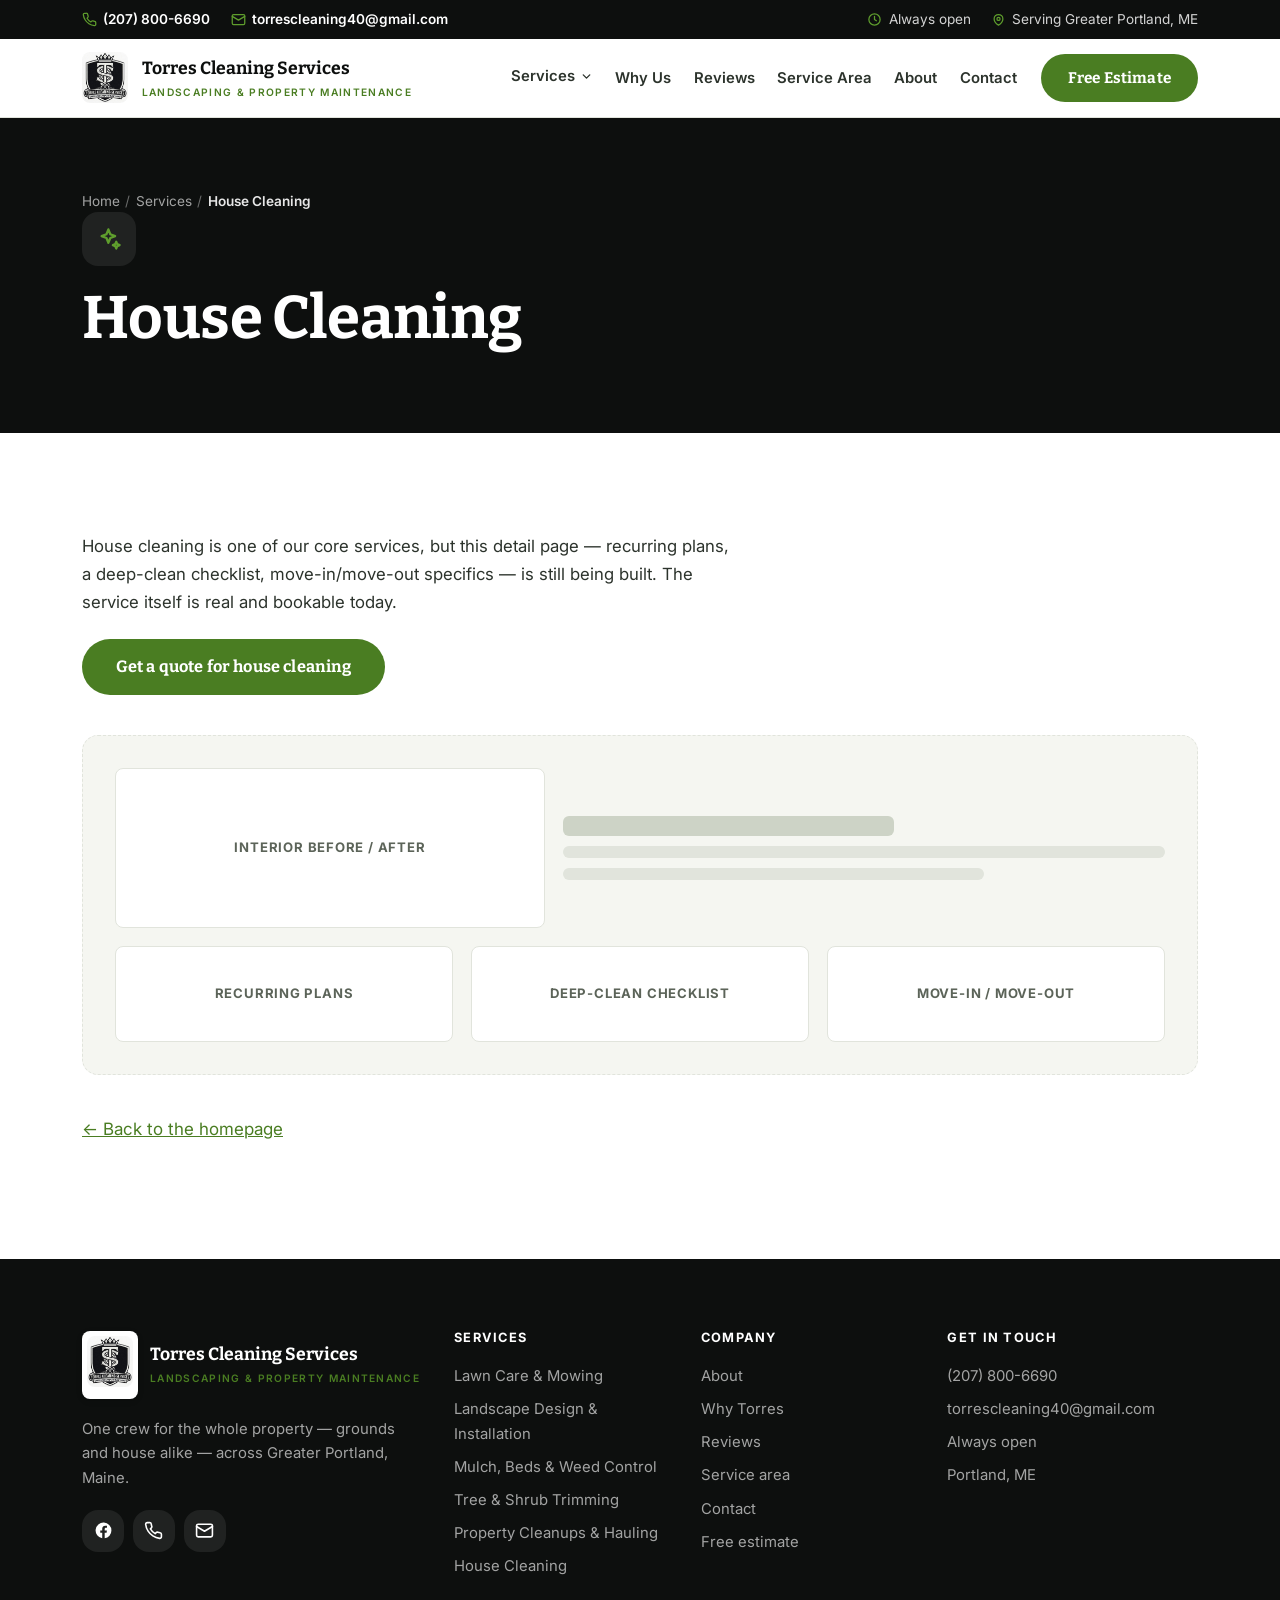
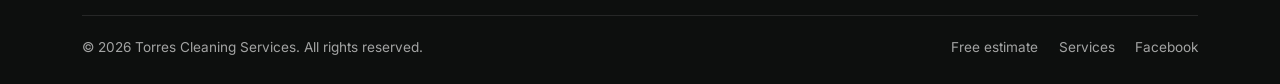
<file: services/house-cleaning.html>
<!doctype html>
<html lang="en">
<head>
<meta charset="utf-8">
<meta name="viewport" content="width=device-width, initial-scale=1">
<title>House Cleaning — Torres Cleaning Services</title>
<meta name="description" content="House cleaning from Torres Cleaning Services — Portland, Maine. Page in progress.">
<meta name="theme-color" content="#0d0f0e">
<link rel="icon" href="../assets/img/favicon.ico" sizes="any">
<link rel="icon" href="../assets/img/favicon-32.png" type="image/png">
<link rel="apple-touch-icon" href="../assets/img/apple-touch-icon.png">

<meta property="og:type" content="website">
<meta property="og:title" content="House Cleaning — Torres Cleaning Services">
<meta property="og:description" content="House cleaning from Torres Cleaning Services — Portland, Maine. Page in progress.">
<meta property="og:image" content="../assets/img/photos/hero-lawn-farmhouse.jpg">

<link rel="preconnect" href="https://fonts.googleapis.com">
<link rel="preconnect" href="https://fonts.gstatic.com" crossorigin>
<link rel="stylesheet" href="https://fonts.googleapis.com/css2?family=Inter:wght@400;600;700&family=Bitter:wght@500;600;700&display=swap">
<link rel="stylesheet" href="../assets/css/styles.css">
</head>
<body>

<a class="skip-link" href="#main">Skip to main content</a>

<!-- ============================== TOP BAR ============================== -->
<div class="topbar">
  <div class="container topbar__inner">
    <ul class="topbar__list">
      <li><svg viewBox="0 0 24 24" fill="none" stroke="currentColor" stroke-width="2" stroke-linecap="round" stroke-linejoin="round" aria-hidden="true"><path d="M22 16.92v3a2 2 0 0 1-2.18 2 19.79 19.79 0 0 1-8.63-3.07 19.5 19.5 0 0 1-6-6 19.79 19.79 0 0 1-3.07-8.67A2 2 0 0 1 4.11 2h3a2 2 0 0 1 2 1.72c.13.96.36 1.9.7 2.81a2 2 0 0 1-.45 2.11L8.09 9.91a16 16 0 0 0 6 6l1.27-1.27a2 2 0 0 1 2.11-.45c.9.34 1.85.57 2.81.7A2 2 0 0 1 22 16.92z"/></svg><a href="tel:+12078006690">(207) 800-6690</a></li>
      <li><svg viewBox="0 0 24 24" fill="none" stroke="currentColor" stroke-width="2" stroke-linecap="round" stroke-linejoin="round" aria-hidden="true"><rect x="2" y="4" width="20" height="16" rx="2"/><path d="m2 7 10 6 10-6"/></svg><a href="mailto:torrescleaning40@gmail.com">torrescleaning40@gmail.com</a></li>
    </ul>
    <ul class="topbar__list">
      <li><svg viewBox="0 0 24 24" fill="none" stroke="currentColor" stroke-width="2" stroke-linecap="round" stroke-linejoin="round" aria-hidden="true"><circle cx="12" cy="12" r="9"/><path d="M12 7v5l3 2"/></svg>Always open</li>
      <li><svg viewBox="0 0 24 24" fill="none" stroke="currentColor" stroke-width="2" stroke-linecap="round" stroke-linejoin="round" aria-hidden="true"><path d="M12 21s-7-4.5-7-10a7 7 0 0 1 14 0c0 5.5-7 10-7 10z"/><circle cx="12" cy="11" r="2.5"/></svg><span>Serving Greater Portland, ME</span></li>
    </ul>
  </div>
</div>

<!-- ============================== HEADER =============================== -->
<header class="site-header">
  <div class="container site-header__inner">
    <a class="brand" href="../index.html">
      <img class="brand__crest" src="../assets/img/logo.jpg" alt="Torres Cleaning Services crest" width="46" height="51">
      <span>
        <span class="brand__name">Torres Cleaning Services</span>
        <span class="brand__tag">Landscaping &amp; Property Maintenance</span>
      </span>
    </a>

    <button class="nav-toggle" type="button" aria-expanded="false" aria-controls="primary-nav" aria-label="Toggle navigation menu">
      <svg class="icon-open" viewBox="0 0 24 24" fill="none" stroke="currentColor" stroke-width="2" stroke-linecap="round" aria-hidden="true"><path d="M4 7h16M4 12h16M4 17h16"/></svg>
      <svg class="icon-close" viewBox="0 0 24 24" fill="none" stroke="currentColor" stroke-width="2" stroke-linecap="round" aria-hidden="true"><path d="m6 6 12 12M18 6 6 18"/></svg>
    </button>

    <nav class="nav" id="primary-nav" aria-label="Primary">
      <ul class="nav__list">
        <li>
          <details class="nav-dropdown">
            <summary>Services <svg class="nav-dropdown__chevron" viewBox="0 0 24 24" fill="none" stroke="currentColor" stroke-width="2.5" stroke-linecap="round" stroke-linejoin="round" aria-hidden="true"><path d="m6 9 6 6 6-6"/></svg></summary>
            <div class="nav-dropdown__panel">
              <a href="index.html" class="is-overview">Services Overview</a>
              <a href="lawn-care-mowing.html">Lawn Care &amp; Mowing</a>
              <a href="landscape-design-installation.html">Landscape Design &amp; Installation</a>
              <a href="mulch-beds-weed-control.html">Mulch, Beds &amp; Weed Control</a>
              <a href="tree-shrub-trimming.html">Tree &amp; Shrub Trimming</a>
              <a href="property-cleanups-hauling.html">Property Cleanups &amp; Hauling</a>
            </div>
          </details>
        </li>
        <li><a href="../index.html#why">Why Us</a></li>
        <li><a href="../index.html#reviews">Reviews</a></li>
        <li><a href="../index.html#areas">Service Area</a></li>
        <li><a href="../about.html">About</a></li>
        <li><a href="../contact.html">Contact</a></li>
      </ul>
      <a class="btn btn--primary" href="../estimate.html">Free Estimate</a>
    </nav>
  </div>
</header>

<main id="main">
<section class="page-hero">
  <div class="container">
    <p class="breadcrumb"><a href="../index.html">Home</a> <span class="sep">/</span> <a href="index.html">Services</a> <span class="sep">/</span> <span>House Cleaning</span></p>
    <div class="page-hero__icon"><svg viewBox="0 0 24 24" fill="none" stroke="currentColor" stroke-width="2" stroke-linecap="round" stroke-linejoin="round" aria-hidden="true"><path d="M11 3l1.7 4.3L17 9l-4.3 1.7L11 15l-1.7-4.3L5 9l4.3-1.7z"/><path d="M18 14l.9 2.1L21 17l-2.1.9L18 20l-.9-2.1L15 17l2.1-.9z"/></svg></div>
    <h1>House Cleaning</h1>
  </div>
</section>

<section class="section">
  <div class="container">
    <div class="preview-copy">
      <p>House cleaning is one of our core services, but this detail page — recurring plans, a deep-clean checklist, move-in/move-out specifics — is still being built. The service itself is real and bookable today.</p>
      <a class="btn btn--primary btn--lg" href="../estimate.html">Get a quote for house cleaning</a>
    </div>

    <div class="wireframe">
      <div class="wireframe__row wireframe__row--split">
        <div class="wireframe__block wireframe__block--photo">Interior before / after</div>
        <div class="wireframe__lines">
          <div class="wireframe__line wireframe__line--head"></div>
          <div class="wireframe__line"></div>
          <div class="wireframe__line wireframe__line--sm"></div>
        </div>
      </div>
      <div class="wireframe__row" style="grid-template-columns:repeat(3,1fr); margin-top:18px">
        <div class="wireframe__block">Recurring plans</div>
        <div class="wireframe__block">Deep-clean checklist</div>
        <div class="wireframe__block">Move-in / move-out</div>
      </div>
    </div>

    <p class="preview-back"><a href="../index.html">&larr; Back to the homepage</a></p>
  </div>
</section>
</main>

<!-- ============================== FOOTER =============================== -->
<footer class="site-footer">
  <div class="container">
    <div class="footer-grid">
      <div>
        <a class="brand" href="../index.html">
          <span class="crest-badge"><img class="brand__crest" src="../assets/img/logo.jpg" alt="Torres Cleaning Services crest" width="46" height="51"></span>
          <span>
            <span class="brand__name">Torres Cleaning Services</span>
            <span class="brand__tag">Landscaping &amp; Property Maintenance</span>
          </span>
        </a>
        <p class="footer-about">One crew for the whole property — grounds and house alike —
        across Greater Portland, Maine.</p>
        <div class="social">
          <a href="https://www.facebook.com/profile.php?id=61591036726888" target="_blank" rel="noopener" aria-label="Torres Cleaning Services on Facebook"><svg viewBox="0 0 24 24" fill="currentColor" aria-hidden="true"><path d="M22 12a10 10 0 1 0-11.6 9.9v-7H7.9V12h2.5V9.8c0-2.5 1.5-3.9 3.8-3.9 1.1 0 2.2.2 2.2.2v2.5h-1.3c-1.2 0-1.6.8-1.6 1.6V12h2.8l-.4 2.9h-2.4v7A10 10 0 0 0 22 12z"/></svg></a>
          <a href="tel:+12078006690" aria-label="Call Torres Cleaning Services"><svg viewBox="0 0 24 24" fill="none" stroke="currentColor" stroke-width="2" stroke-linecap="round" stroke-linejoin="round" aria-hidden="true"><path d="M22 16.92v3a2 2 0 0 1-2.18 2 19.79 19.79 0 0 1-8.63-3.07 19.5 19.5 0 0 1-6-6 19.79 19.79 0 0 1-3.07-8.67A2 2 0 0 1 4.11 2h3a2 2 0 0 1 2 1.72c.13.96.36 1.9.7 2.81a2 2 0 0 1-.45 2.11L8.09 9.91a16 16 0 0 0 6 6l1.27-1.27a2 2 0 0 1 2.11-.45c.9.34 1.85.57 2.81.7A2 2 0 0 1 22 16.92z"/></svg></a>
          <a href="mailto:torrescleaning40@gmail.com" aria-label="Email Torres Cleaning Services"><svg viewBox="0 0 24 24" fill="none" stroke="currentColor" stroke-width="2" stroke-linecap="round" stroke-linejoin="round" aria-hidden="true"><rect x="2" y="4" width="20" height="16" rx="2"/><path d="m2 7 10 6 10-6"/></svg></a>
        </div>
      </div>

      <div>
        <h4>Services</h4>
        <ul class="footer-list">
          <li><a href="lawn-care-mowing.html">Lawn Care &amp; Mowing</a></li>
          <li><a href="landscape-design-installation.html">Landscape Design &amp; Installation</a></li>
          <li><a href="mulch-beds-weed-control.html">Mulch, Beds &amp; Weed Control</a></li>
          <li><a href="tree-shrub-trimming.html">Tree &amp; Shrub Trimming</a></li>
          <li><a href="property-cleanups-hauling.html">Property Cleanups &amp; Hauling</a></li>
          <li><a href="house-cleaning.html">House Cleaning</a></li>
        </ul>
      </div>

      <div>
        <h4>Company</h4>
        <ul class="footer-list">
          <li><a href="../about.html">About</a></li>
          <li><a href="../index.html#why">Why Torres</a></li>
          <li><a href="../index.html#reviews">Reviews</a></li>
          <li><a href="../index.html#areas">Service area</a></li>
          <li><a href="../contact.html">Contact</a></li>
          <li><a href="../estimate.html">Free estimate</a></li>
        </ul>
      </div>

      <div>
        <h4>Get in touch</h4>
        <ul class="footer-list">
          <li><a href="tel:+12078006690">(207) 800-6690</a></li>
          <li><a href="mailto:torrescleaning40@gmail.com">torrescleaning40@gmail.com</a></li>
          <li>Always open</li>
          <li>Portland, ME</li>
        </ul>
      </div>
    </div>

    <div class="footer-bottom">
      <p style="margin:0">&copy; <span id="year">2026</span> Torres Cleaning Services. All rights reserved.</p>
      <ul>
        <li><a href="../estimate.html">Free estimate</a></li>
        <li><a href="index.html">Services</a></li>
        <li><a href="https://www.facebook.com/profile.php?id=61591036726888" target="_blank" rel="noopener">Facebook</a></li>
      </ul>
    </div>
  </div>
</footer>

<!-- Sticky mobile action bar -->
<div class="call-bar">
  <a class="btn btn--dark" href="tel:+12078006690"><svg viewBox="0 0 24 24" fill="none" stroke="currentColor" stroke-width="2" stroke-linecap="round" stroke-linejoin="round" aria-hidden="true"><path d="M22 16.92v3a2 2 0 0 1-2.18 2 19.79 19.79 0 0 1-8.63-3.07 19.5 19.5 0 0 1-6-6 19.79 19.79 0 0 1-3.07-8.67A2 2 0 0 1 4.11 2h3a2 2 0 0 1 2 1.72c.13.96.36 1.9.7 2.81a2 2 0 0 1-.45 2.11L8.09 9.91a16 16 0 0 0 6 6l1.27-1.27a2 2 0 0 1 2.11-.45c.9.34 1.85.57 2.81.7A2 2 0 0 1 22 16.92z"/></svg>Call</a>
  <a class="btn btn--primary" href="../estimate.html">Free estimate</a>
</div>

<script src="../assets/js/main.js"></script>
</body>
</html>
</file>
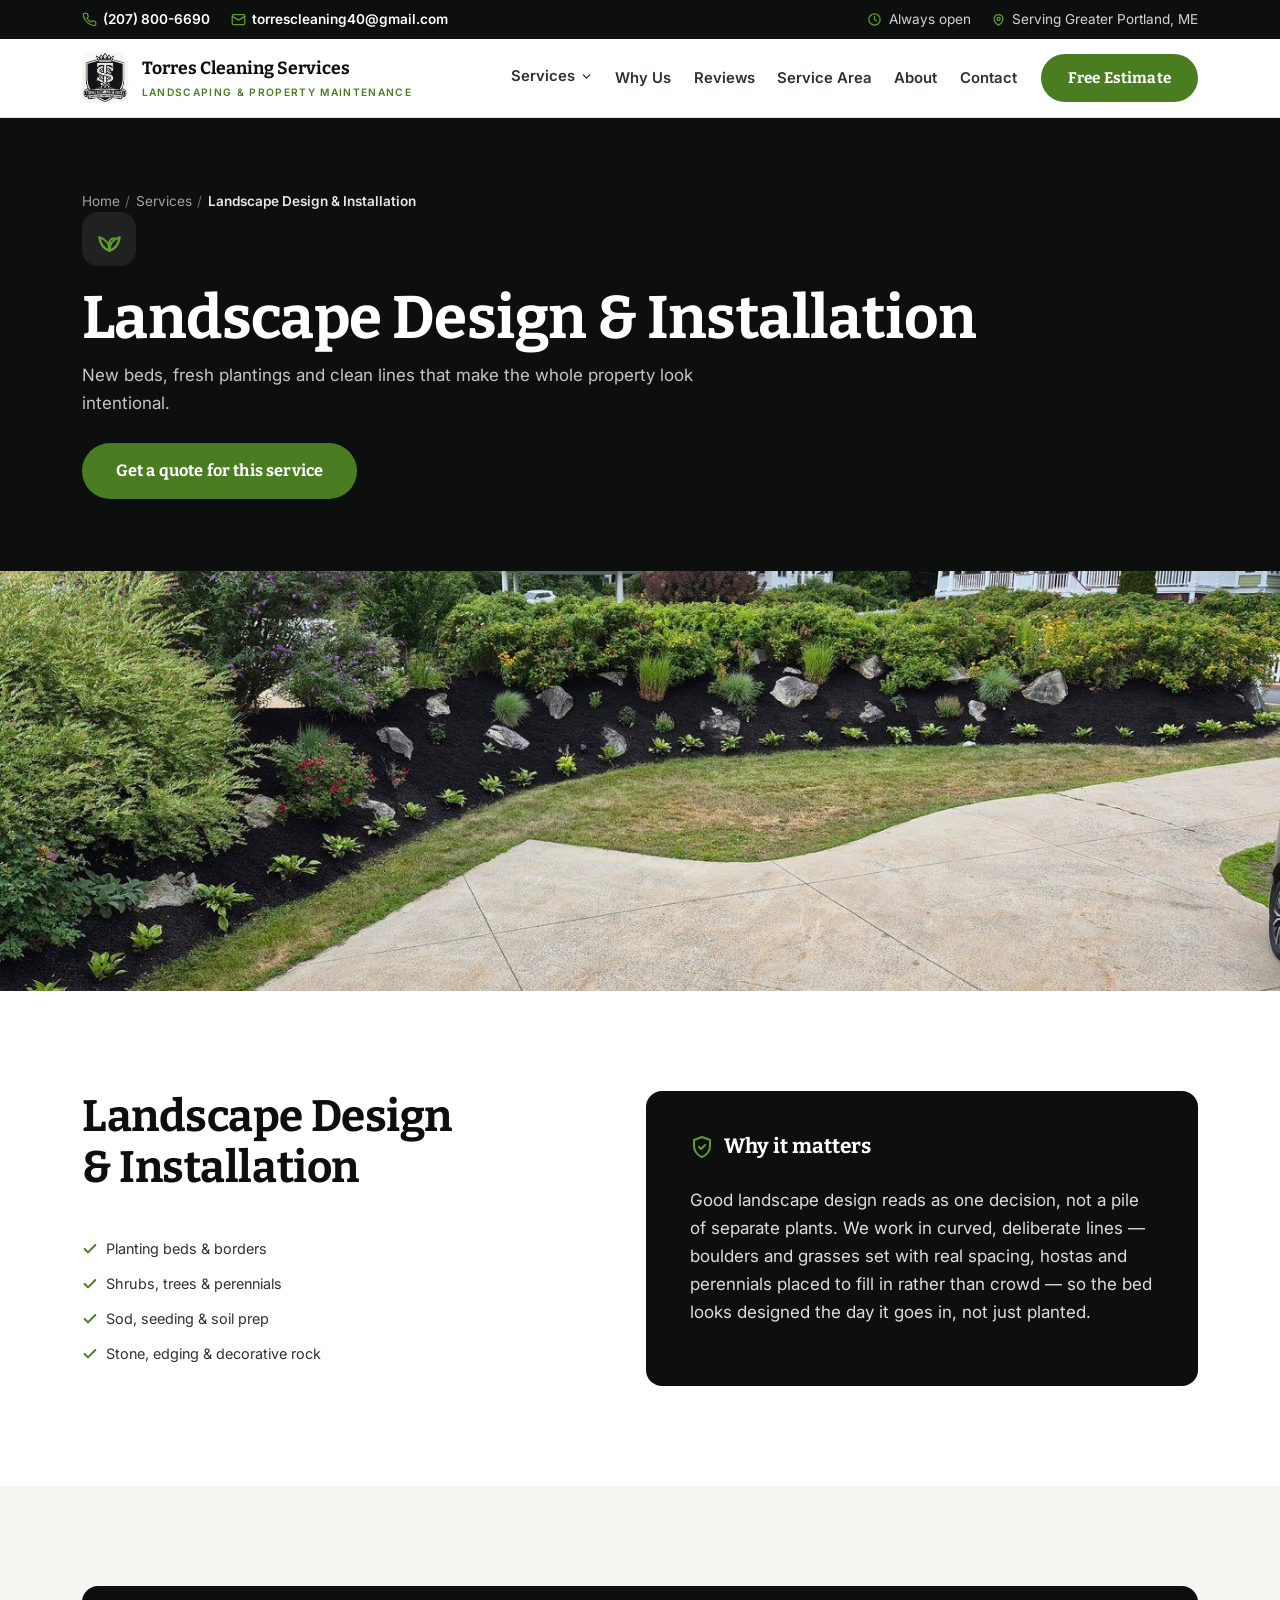
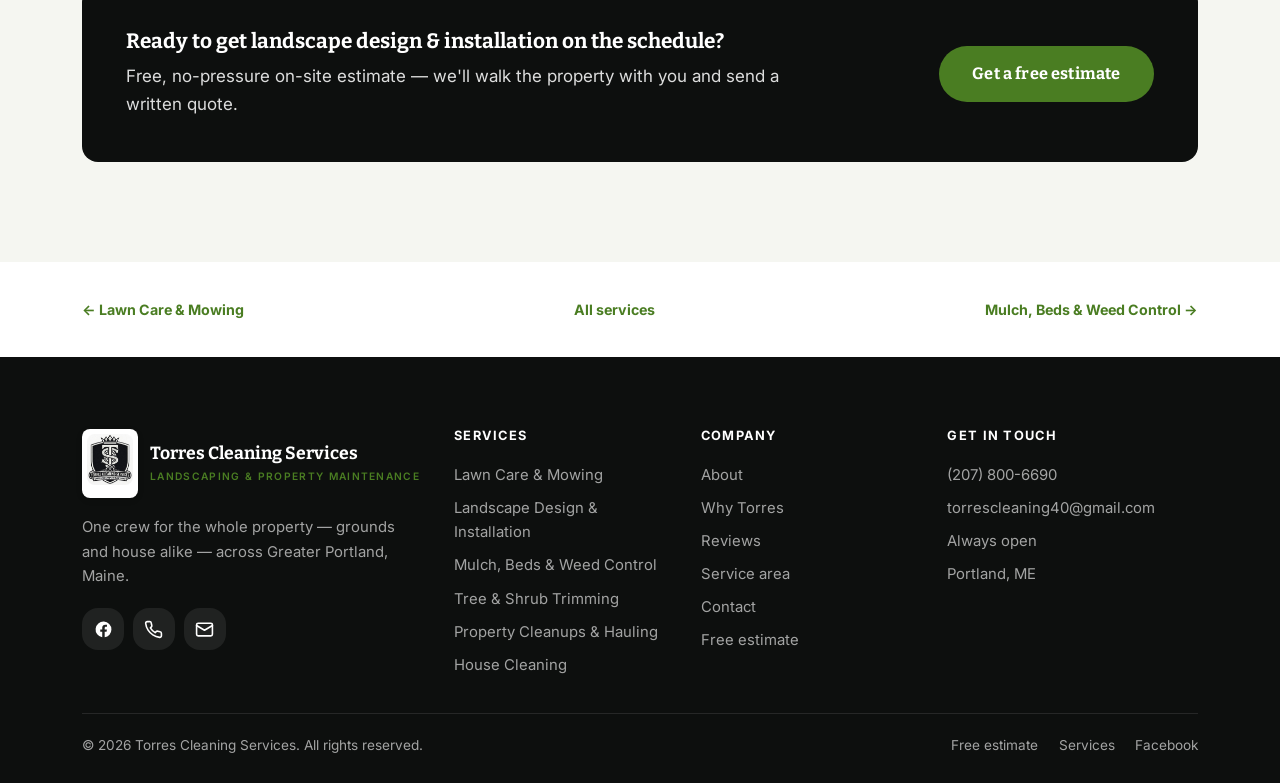
<file: services/landscape-design-installation.html>
<!doctype html>
<html lang="en">
<head>
<meta charset="utf-8">
<meta name="viewport" content="width=device-width, initial-scale=1">
<title>Landscape Design & Installation in Greater Portland, ME — Torres Cleaning Services</title>
<meta name="description" content="New beds, fresh plantings and clean lines that make the whole property look intentional. Torres Cleaning Services, Portland, Maine landscaping and property maintenance.">
<meta name="theme-color" content="#0d0f0e">
<link rel="icon" href="../assets/img/favicon.ico" sizes="any">
<link rel="icon" href="../assets/img/favicon-32.png" type="image/png">
<link rel="apple-touch-icon" href="../assets/img/apple-touch-icon.png">

<meta property="og:type" content="website">
<meta property="og:title" content="Landscape Design & Installation in Greater Portland, ME — Torres Cleaning Services">
<meta property="og:description" content="New beds, fresh plantings and clean lines that make the whole property look intentional. Torres Cleaning Services, Portland, Maine landscaping and property maintenance.">
<meta property="og:image" content="../assets/img/photos/rock-hosta-bed.jpg">

<link rel="preconnect" href="https://fonts.googleapis.com">
<link rel="preconnect" href="https://fonts.gstatic.com" crossorigin>
<link rel="stylesheet" href="https://fonts.googleapis.com/css2?family=Inter:wght@400;600;700&family=Bitter:wght@500;600;700&display=swap">
<link rel="stylesheet" href="../assets/css/styles.css">
</head>
<body>

<a class="skip-link" href="#main">Skip to main content</a>

<!-- ============================== TOP BAR ============================== -->
<div class="topbar">
  <div class="container topbar__inner">
    <ul class="topbar__list">
      <li><svg viewBox="0 0 24 24" fill="none" stroke="currentColor" stroke-width="2" stroke-linecap="round" stroke-linejoin="round" aria-hidden="true"><path d="M22 16.92v3a2 2 0 0 1-2.18 2 19.79 19.79 0 0 1-8.63-3.07 19.5 19.5 0 0 1-6-6 19.79 19.79 0 0 1-3.07-8.67A2 2 0 0 1 4.11 2h3a2 2 0 0 1 2 1.72c.13.96.36 1.9.7 2.81a2 2 0 0 1-.45 2.11L8.09 9.91a16 16 0 0 0 6 6l1.27-1.27a2 2 0 0 1 2.11-.45c.9.34 1.85.57 2.81.7A2 2 0 0 1 22 16.92z"/></svg><a href="tel:+12078006690">(207) 800-6690</a></li>
      <li><svg viewBox="0 0 24 24" fill="none" stroke="currentColor" stroke-width="2" stroke-linecap="round" stroke-linejoin="round" aria-hidden="true"><rect x="2" y="4" width="20" height="16" rx="2"/><path d="m2 7 10 6 10-6"/></svg><a href="mailto:torrescleaning40@gmail.com">torrescleaning40@gmail.com</a></li>
    </ul>
    <ul class="topbar__list">
      <li><svg viewBox="0 0 24 24" fill="none" stroke="currentColor" stroke-width="2" stroke-linecap="round" stroke-linejoin="round" aria-hidden="true"><circle cx="12" cy="12" r="9"/><path d="M12 7v5l3 2"/></svg>Always open</li>
      <li><svg viewBox="0 0 24 24" fill="none" stroke="currentColor" stroke-width="2" stroke-linecap="round" stroke-linejoin="round" aria-hidden="true"><path d="M12 21s-7-4.5-7-10a7 7 0 0 1 14 0c0 5.5-7 10-7 10z"/><circle cx="12" cy="11" r="2.5"/></svg><span>Serving Greater Portland, ME</span></li>
    </ul>
  </div>
</div>

<!-- ============================== HEADER =============================== -->
<header class="site-header">
  <div class="container site-header__inner">
    <a class="brand" href="../index.html">
      <img class="brand__crest" src="../assets/img/logo.jpg" alt="Torres Cleaning Services crest" width="46" height="51">
      <span>
        <span class="brand__name">Torres Cleaning Services</span>
        <span class="brand__tag">Landscaping &amp; Property Maintenance</span>
      </span>
    </a>

    <button class="nav-toggle" type="button" aria-expanded="false" aria-controls="primary-nav" aria-label="Toggle navigation menu">
      <svg class="icon-open" viewBox="0 0 24 24" fill="none" stroke="currentColor" stroke-width="2" stroke-linecap="round" aria-hidden="true"><path d="M4 7h16M4 12h16M4 17h16"/></svg>
      <svg class="icon-close" viewBox="0 0 24 24" fill="none" stroke="currentColor" stroke-width="2" stroke-linecap="round" aria-hidden="true"><path d="m6 6 12 12M18 6 6 18"/></svg>
    </button>

    <nav class="nav" id="primary-nav" aria-label="Primary">
      <ul class="nav__list">
        <li>
          <details class="nav-dropdown">
            <summary>Services <svg class="nav-dropdown__chevron" viewBox="0 0 24 24" fill="none" stroke="currentColor" stroke-width="2.5" stroke-linecap="round" stroke-linejoin="round" aria-hidden="true"><path d="m6 9 6 6 6-6"/></svg></summary>
            <div class="nav-dropdown__panel">
              <a href="index.html" class="is-overview">Services Overview</a>
              <a href="lawn-care-mowing.html">Lawn Care &amp; Mowing</a>
              <a href="landscape-design-installation.html">Landscape Design &amp; Installation</a>
              <a href="mulch-beds-weed-control.html">Mulch, Beds &amp; Weed Control</a>
              <a href="tree-shrub-trimming.html">Tree &amp; Shrub Trimming</a>
              <a href="property-cleanups-hauling.html">Property Cleanups &amp; Hauling</a>
            </div>
          </details>
        </li>
        <li><a href="../index.html#why">Why Us</a></li>
        <li><a href="../index.html#reviews">Reviews</a></li>
        <li><a href="../index.html#areas">Service Area</a></li>
        <li><a href="../about.html">About</a></li>
        <li><a href="../contact.html">Contact</a></li>
      </ul>
      <a class="btn btn--primary" href="../estimate.html">Free Estimate</a>
    </nav>
  </div>
</header>

<main id="main">
<section class="page-hero">
  <div class="container">
    <p class="breadcrumb"><a href="../index.html">Home</a> <span class="sep">/</span> <a href="index.html">Services</a> <span class="sep">/</span> <span>Landscape Design & Installation</span></p>
    <div class="page-hero__icon"><svg viewBox="0 0 24 24" fill="none" stroke="currentColor" stroke-width="2" stroke-linecap="round" stroke-linejoin="round" aria-hidden="true"><path d="M12 22c0-6 3.5-10.5 9-12-1 7-4.5 10.5-9 12z"/><path d="M12 22c0-6-3.5-10.5-9-12 1 7 4.5 10.5 9 12z"/><path d="M12 22v-7"/><path d="M12 15a4 4 0 0 1 4-4"/></svg></div>
    <h1>Landscape Design &amp; Installation</h1>
    <p>New beds, fresh plantings and clean lines that make the whole property look intentional.</p>
    <a class="btn btn--primary btn--lg" href="../estimate.html">Get a quote for this service</a>
  </div>
</section>

<img class="service-photo" src="../assets/img/photos/rock-hosta-bed.jpg" alt="Curved landscape bed with boulders, ornamental grasses and hostas" width="1600" height="600" loading="lazy">

<section class="section">
  <div class="container split">
    <div>
      <div class="section-head">
        <h2>Landscape Design &amp; Installation</h2>
      </div>
      <ul class="card__list" style="font-size:1rem; gap:.7em;">
        <li><svg viewBox="0 0 24 24" fill="none" stroke="currentColor" stroke-width="3" stroke-linecap="round" stroke-linejoin="round" aria-hidden="true"><path d="m20 6-11 11-5-5"/></svg>Planting beds &amp; borders</li>
          <li><svg viewBox="0 0 24 24" fill="none" stroke="currentColor" stroke-width="3" stroke-linecap="round" stroke-linejoin="round" aria-hidden="true"><path d="m20 6-11 11-5-5"/></svg>Shrubs, trees &amp; perennials</li>
          <li><svg viewBox="0 0 24 24" fill="none" stroke="currentColor" stroke-width="3" stroke-linecap="round" stroke-linejoin="round" aria-hidden="true"><path d="m20 6-11 11-5-5"/></svg>Sod, seeding &amp; soil prep</li>
          <li><svg viewBox="0 0 24 24" fill="none" stroke="currentColor" stroke-width="3" stroke-linecap="round" stroke-linejoin="round" aria-hidden="true"><path d="m20 6-11 11-5-5"/></svg>Stone, edging &amp; decorative rock</li>
      </ul>
    </div>
    <div class="promise">
      <div class="promise__head">
        <h3><svg viewBox="0 0 24 24" fill="none" stroke="currentColor" stroke-width="2" stroke-linecap="round" stroke-linejoin="round" aria-hidden="true"><path d="M12 2 4 5v6c0 5 3.4 9.4 8 11 4.6-1.6 8-6 8-11V5z"/><path d="m9 12 2 2 4-4"/></svg>Why it matters</h3>
      </div>
      <p style="margin-top:1rem">Good landscape design reads as one decision, not a pile of separate plants. We work in curved, deliberate lines — boulders and grasses set with real spacing, hostas and perennials placed to fill in rather than crowd — so the bed looks designed the day it goes in, not just planted.</p>
    </div>
  </div>
</section>

<section class="section section--stone">
  <div class="container">
    <div class="promise commercial-cta">
      <div>
        <h3 style="margin-bottom:.35em">Ready to get landscape design & installation on the schedule?</h3>
        <p style="margin:0; max-width:62ch">Free, no-pressure on-site estimate — we'll walk the property with you and send a written quote.</p>
      </div>
      <a class="btn btn--primary btn--lg" href="../estimate.html">Get a free estimate</a>
    </div>
  </div>
</section>

<section class="section" style="padding-block: clamp(24px,3vw,36px)">
  <div class="container" style="display:flex; align-items:center; justify-content:space-between; gap:1rem; flex-wrap:wrap">
    <a class="card__link" href="lawn-care-mowing.html">&larr; Lawn Care & Mowing</a>
    <a class="card__link" href="index.html">All services</a>
    <a class="card__link" href="mulch-beds-weed-control.html">Mulch, Beds & Weed Control &rarr;</a>
  </div>
</section>
</main>

<!-- ============================== FOOTER =============================== -->
<footer class="site-footer">
  <div class="container">
    <div class="footer-grid">
      <div>
        <a class="brand" href="../index.html">
          <span class="crest-badge"><img class="brand__crest" src="../assets/img/logo.jpg" alt="Torres Cleaning Services crest" width="46" height="51"></span>
          <span>
            <span class="brand__name">Torres Cleaning Services</span>
            <span class="brand__tag">Landscaping &amp; Property Maintenance</span>
          </span>
        </a>
        <p class="footer-about">One crew for the whole property — grounds and house alike —
        across Greater Portland, Maine.</p>
        <div class="social">
          <a href="https://www.facebook.com/profile.php?id=61591036726888" target="_blank" rel="noopener" aria-label="Torres Cleaning Services on Facebook"><svg viewBox="0 0 24 24" fill="currentColor" aria-hidden="true"><path d="M22 12a10 10 0 1 0-11.6 9.9v-7H7.9V12h2.5V9.8c0-2.5 1.5-3.9 3.8-3.9 1.1 0 2.2.2 2.2.2v2.5h-1.3c-1.2 0-1.6.8-1.6 1.6V12h2.8l-.4 2.9h-2.4v7A10 10 0 0 0 22 12z"/></svg></a>
          <a href="tel:+12078006690" aria-label="Call Torres Cleaning Services"><svg viewBox="0 0 24 24" fill="none" stroke="currentColor" stroke-width="2" stroke-linecap="round" stroke-linejoin="round" aria-hidden="true"><path d="M22 16.92v3a2 2 0 0 1-2.18 2 19.79 19.79 0 0 1-8.63-3.07 19.5 19.5 0 0 1-6-6 19.79 19.79 0 0 1-3.07-8.67A2 2 0 0 1 4.11 2h3a2 2 0 0 1 2 1.72c.13.96.36 1.9.7 2.81a2 2 0 0 1-.45 2.11L8.09 9.91a16 16 0 0 0 6 6l1.27-1.27a2 2 0 0 1 2.11-.45c.9.34 1.85.57 2.81.7A2 2 0 0 1 22 16.92z"/></svg></a>
          <a href="mailto:torrescleaning40@gmail.com" aria-label="Email Torres Cleaning Services"><svg viewBox="0 0 24 24" fill="none" stroke="currentColor" stroke-width="2" stroke-linecap="round" stroke-linejoin="round" aria-hidden="true"><rect x="2" y="4" width="20" height="16" rx="2"/><path d="m2 7 10 6 10-6"/></svg></a>
        </div>
      </div>

      <div>
        <h4>Services</h4>
        <ul class="footer-list">
          <li><a href="lawn-care-mowing.html">Lawn Care &amp; Mowing</a></li>
          <li><a href="landscape-design-installation.html">Landscape Design &amp; Installation</a></li>
          <li><a href="mulch-beds-weed-control.html">Mulch, Beds &amp; Weed Control</a></li>
          <li><a href="tree-shrub-trimming.html">Tree &amp; Shrub Trimming</a></li>
          <li><a href="property-cleanups-hauling.html">Property Cleanups &amp; Hauling</a></li>
          <li><a href="house-cleaning.html">House Cleaning</a></li>
        </ul>
      </div>

      <div>
        <h4>Company</h4>
        <ul class="footer-list">
          <li><a href="../about.html">About</a></li>
          <li><a href="../index.html#why">Why Torres</a></li>
          <li><a href="../index.html#reviews">Reviews</a></li>
          <li><a href="../index.html#areas">Service area</a></li>
          <li><a href="../contact.html">Contact</a></li>
          <li><a href="../estimate.html">Free estimate</a></li>
        </ul>
      </div>

      <div>
        <h4>Get in touch</h4>
        <ul class="footer-list">
          <li><a href="tel:+12078006690">(207) 800-6690</a></li>
          <li><a href="mailto:torrescleaning40@gmail.com">torrescleaning40@gmail.com</a></li>
          <li>Always open</li>
          <li>Portland, ME</li>
        </ul>
      </div>
    </div>

    <div class="footer-bottom">
      <p style="margin:0">&copy; <span id="year">2026</span> Torres Cleaning Services. All rights reserved.</p>
      <ul>
        <li><a href="../estimate.html">Free estimate</a></li>
        <li><a href="index.html">Services</a></li>
        <li><a href="https://www.facebook.com/profile.php?id=61591036726888" target="_blank" rel="noopener">Facebook</a></li>
      </ul>
    </div>
  </div>
</footer>

<!-- Sticky mobile action bar -->
<div class="call-bar">
  <a class="btn btn--dark" href="tel:+12078006690"><svg viewBox="0 0 24 24" fill="none" stroke="currentColor" stroke-width="2" stroke-linecap="round" stroke-linejoin="round" aria-hidden="true"><path d="M22 16.92v3a2 2 0 0 1-2.18 2 19.79 19.79 0 0 1-8.63-3.07 19.5 19.5 0 0 1-6-6 19.79 19.79 0 0 1-3.07-8.67A2 2 0 0 1 4.11 2h3a2 2 0 0 1 2 1.72c.13.96.36 1.9.7 2.81a2 2 0 0 1-.45 2.11L8.09 9.91a16 16 0 0 0 6 6l1.27-1.27a2 2 0 0 1 2.11-.45c.9.34 1.85.57 2.81.7A2 2 0 0 1 22 16.92z"/></svg>Call</a>
  <a class="btn btn--primary" href="../estimate.html">Free estimate</a>
</div>

<script src="../assets/js/main.js"></script>
</body>
</html>
</file>
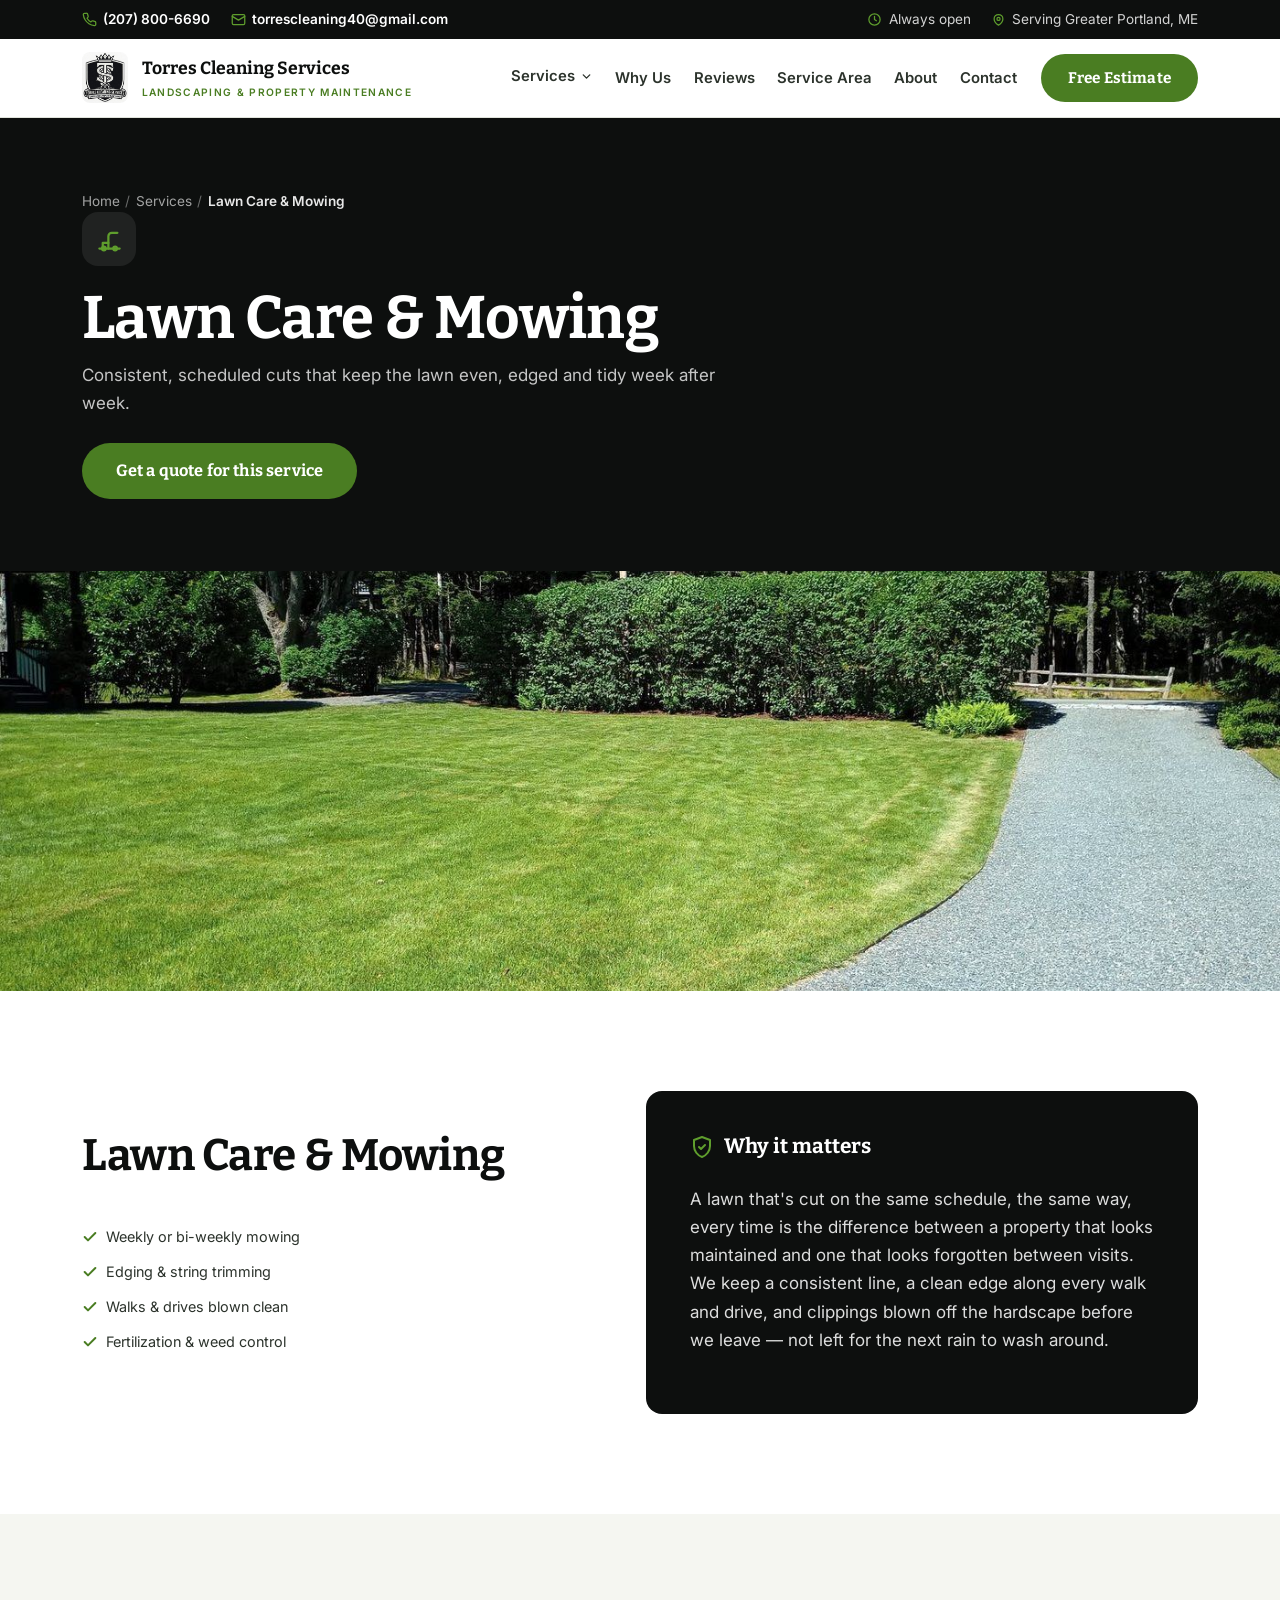
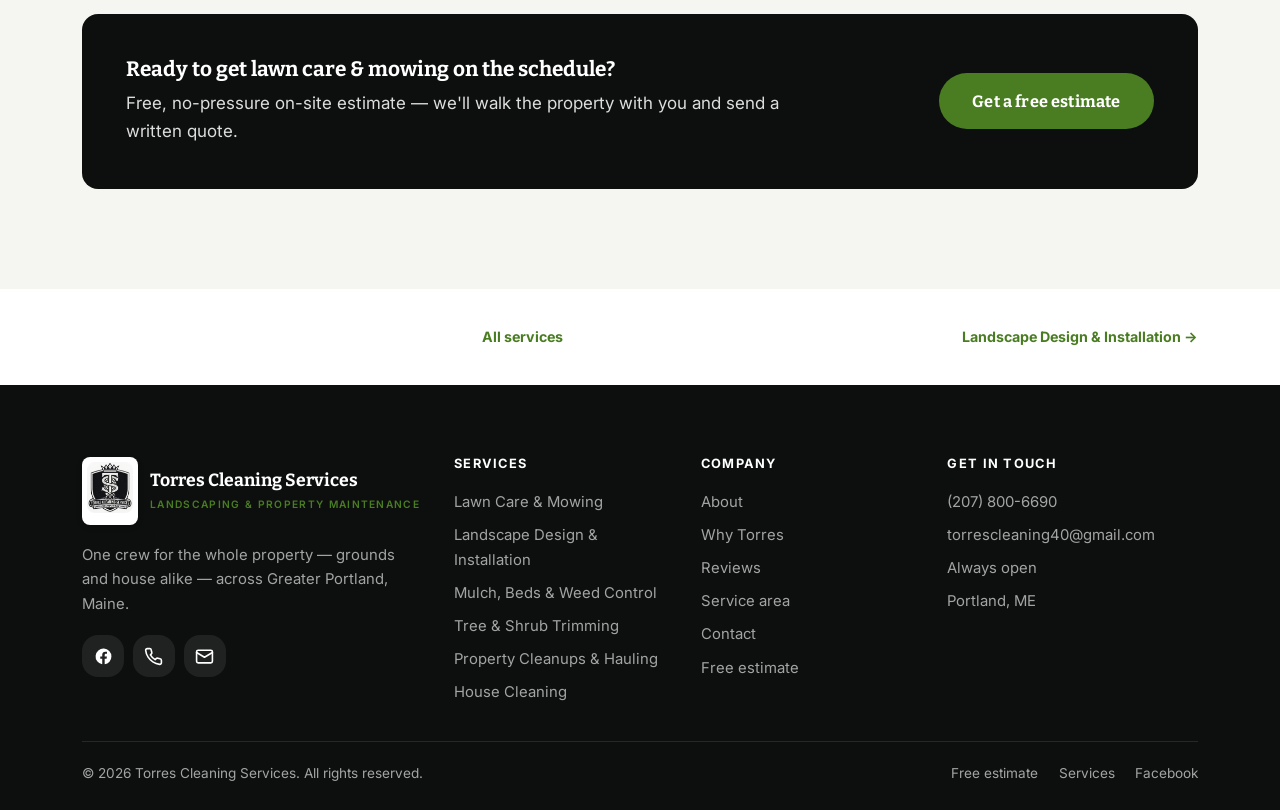
<file: services/lawn-care-mowing.html>
<!doctype html>
<html lang="en">
<head>
<meta charset="utf-8">
<meta name="viewport" content="width=device-width, initial-scale=1">
<title>Lawn Care & Mowing in Greater Portland, ME — Torres Cleaning Services</title>
<meta name="description" content="Consistent, scheduled cuts that keep the lawn even, edged and tidy week after week. Torres Cleaning Services, Portland, Maine landscaping and property maintenance.">
<meta name="theme-color" content="#0d0f0e">
<link rel="icon" href="../assets/img/favicon.ico" sizes="any">
<link rel="icon" href="../assets/img/favicon-32.png" type="image/png">
<link rel="apple-touch-icon" href="../assets/img/apple-touch-icon.png">

<meta property="og:type" content="website">
<meta property="og:title" content="Lawn Care & Mowing in Greater Portland, ME — Torres Cleaning Services">
<meta property="og:description" content="Consistent, scheduled cuts that keep the lawn even, edged and tidy week after week. Torres Cleaning Services, Portland, Maine landscaping and property maintenance.">
<meta property="og:image" content="../assets/img/photos/lawn-hedge-driveway.jpg">

<link rel="preconnect" href="https://fonts.googleapis.com">
<link rel="preconnect" href="https://fonts.gstatic.com" crossorigin>
<link rel="stylesheet" href="https://fonts.googleapis.com/css2?family=Inter:wght@400;600;700&family=Bitter:wght@500;600;700&display=swap">
<link rel="stylesheet" href="../assets/css/styles.css">
</head>
<body>

<a class="skip-link" href="#main">Skip to main content</a>

<!-- ============================== TOP BAR ============================== -->
<div class="topbar">
  <div class="container topbar__inner">
    <ul class="topbar__list">
      <li><svg viewBox="0 0 24 24" fill="none" stroke="currentColor" stroke-width="2" stroke-linecap="round" stroke-linejoin="round" aria-hidden="true"><path d="M22 16.92v3a2 2 0 0 1-2.18 2 19.79 19.79 0 0 1-8.63-3.07 19.5 19.5 0 0 1-6-6 19.79 19.79 0 0 1-3.07-8.67A2 2 0 0 1 4.11 2h3a2 2 0 0 1 2 1.72c.13.96.36 1.9.7 2.81a2 2 0 0 1-.45 2.11L8.09 9.91a16 16 0 0 0 6 6l1.27-1.27a2 2 0 0 1 2.11-.45c.9.34 1.85.57 2.81.7A2 2 0 0 1 22 16.92z"/></svg><a href="tel:+12078006690">(207) 800-6690</a></li>
      <li><svg viewBox="0 0 24 24" fill="none" stroke="currentColor" stroke-width="2" stroke-linecap="round" stroke-linejoin="round" aria-hidden="true"><rect x="2" y="4" width="20" height="16" rx="2"/><path d="m2 7 10 6 10-6"/></svg><a href="mailto:torrescleaning40@gmail.com">torrescleaning40@gmail.com</a></li>
    </ul>
    <ul class="topbar__list">
      <li><svg viewBox="0 0 24 24" fill="none" stroke="currentColor" stroke-width="2" stroke-linecap="round" stroke-linejoin="round" aria-hidden="true"><circle cx="12" cy="12" r="9"/><path d="M12 7v5l3 2"/></svg>Always open</li>
      <li><svg viewBox="0 0 24 24" fill="none" stroke="currentColor" stroke-width="2" stroke-linecap="round" stroke-linejoin="round" aria-hidden="true"><path d="M12 21s-7-4.5-7-10a7 7 0 0 1 14 0c0 5.5-7 10-7 10z"/><circle cx="12" cy="11" r="2.5"/></svg><span>Serving Greater Portland, ME</span></li>
    </ul>
  </div>
</div>

<!-- ============================== HEADER =============================== -->
<header class="site-header">
  <div class="container site-header__inner">
    <a class="brand" href="../index.html">
      <img class="brand__crest" src="../assets/img/logo.jpg" alt="Torres Cleaning Services crest" width="46" height="51">
      <span>
        <span class="brand__name">Torres Cleaning Services</span>
        <span class="brand__tag">Landscaping &amp; Property Maintenance</span>
      </span>
    </a>

    <button class="nav-toggle" type="button" aria-expanded="false" aria-controls="primary-nav" aria-label="Toggle navigation menu">
      <svg class="icon-open" viewBox="0 0 24 24" fill="none" stroke="currentColor" stroke-width="2" stroke-linecap="round" aria-hidden="true"><path d="M4 7h16M4 12h16M4 17h16"/></svg>
      <svg class="icon-close" viewBox="0 0 24 24" fill="none" stroke="currentColor" stroke-width="2" stroke-linecap="round" aria-hidden="true"><path d="m6 6 12 12M18 6 6 18"/></svg>
    </button>

    <nav class="nav" id="primary-nav" aria-label="Primary">
      <ul class="nav__list">
        <li>
          <details class="nav-dropdown">
            <summary>Services <svg class="nav-dropdown__chevron" viewBox="0 0 24 24" fill="none" stroke="currentColor" stroke-width="2.5" stroke-linecap="round" stroke-linejoin="round" aria-hidden="true"><path d="m6 9 6 6 6-6"/></svg></summary>
            <div class="nav-dropdown__panel">
              <a href="index.html" class="is-overview">Services Overview</a>
              <a href="lawn-care-mowing.html">Lawn Care &amp; Mowing</a>
              <a href="landscape-design-installation.html">Landscape Design &amp; Installation</a>
              <a href="mulch-beds-weed-control.html">Mulch, Beds &amp; Weed Control</a>
              <a href="tree-shrub-trimming.html">Tree &amp; Shrub Trimming</a>
              <a href="property-cleanups-hauling.html">Property Cleanups &amp; Hauling</a>
            </div>
          </details>
        </li>
        <li><a href="../index.html#why">Why Us</a></li>
        <li><a href="../index.html#reviews">Reviews</a></li>
        <li><a href="../index.html#areas">Service Area</a></li>
        <li><a href="../about.html">About</a></li>
        <li><a href="../contact.html">Contact</a></li>
      </ul>
      <a class="btn btn--primary" href="../estimate.html">Free Estimate</a>
    </nav>
  </div>
</header>

<main id="main">
<section class="page-hero">
  <div class="container">
    <p class="breadcrumb"><a href="../index.html">Home</a> <span class="sep">/</span> <a href="index.html">Services</a> <span class="sep">/</span> <span>Lawn Care & Mowing</span></p>
    <div class="page-hero__icon"><svg viewBox="0 0 24 24" fill="none" stroke="currentColor" stroke-width="2" stroke-linecap="round" stroke-linejoin="round" aria-hidden="true"><path d="M3 20h18"/><path d="M6 20v-5h5v5"/><path d="M11 15V9a3 3 0 0 1 3-3h5"/><circle cx="7" cy="20" r="1.6"/><circle cx="17" cy="20" r="1.6"/></svg></div>
    <h1>Lawn Care &amp; Mowing</h1>
    <p>Consistent, scheduled cuts that keep the lawn even, edged and tidy week after week.</p>
    <a class="btn btn--primary btn--lg" href="../estimate.html">Get a quote for this service</a>
  </div>
</section>

<img class="service-photo" src="../assets/img/photos/lawn-hedge-driveway.jpg" alt="Freshly mown lawn with a crisp edge along a gravel driveway" width="1600" height="600" loading="lazy">

<section class="section">
  <div class="container split">
    <div>
      <div class="section-head">
        <h2>Lawn Care &amp; Mowing</h2>
      </div>
      <ul class="card__list" style="font-size:1rem; gap:.7em;">
        <li><svg viewBox="0 0 24 24" fill="none" stroke="currentColor" stroke-width="3" stroke-linecap="round" stroke-linejoin="round" aria-hidden="true"><path d="m20 6-11 11-5-5"/></svg>Weekly or bi-weekly mowing</li>
          <li><svg viewBox="0 0 24 24" fill="none" stroke="currentColor" stroke-width="3" stroke-linecap="round" stroke-linejoin="round" aria-hidden="true"><path d="m20 6-11 11-5-5"/></svg>Edging &amp; string trimming</li>
          <li><svg viewBox="0 0 24 24" fill="none" stroke="currentColor" stroke-width="3" stroke-linecap="round" stroke-linejoin="round" aria-hidden="true"><path d="m20 6-11 11-5-5"/></svg>Walks &amp; drives blown clean</li>
          <li><svg viewBox="0 0 24 24" fill="none" stroke="currentColor" stroke-width="3" stroke-linecap="round" stroke-linejoin="round" aria-hidden="true"><path d="m20 6-11 11-5-5"/></svg>Fertilization &amp; weed control</li>
      </ul>
    </div>
    <div class="promise">
      <div class="promise__head">
        <h3><svg viewBox="0 0 24 24" fill="none" stroke="currentColor" stroke-width="2" stroke-linecap="round" stroke-linejoin="round" aria-hidden="true"><path d="M12 2 4 5v6c0 5 3.4 9.4 8 11 4.6-1.6 8-6 8-11V5z"/><path d="m9 12 2 2 4-4"/></svg>Why it matters</h3>
      </div>
      <p style="margin-top:1rem">A lawn that's cut on the same schedule, the same way, every time is the difference between a property that looks maintained and one that looks forgotten between visits. We keep a consistent line, a clean edge along every walk and drive, and clippings blown off the hardscape before we leave — not left for the next rain to wash around.</p>
    </div>
  </div>
</section>

<section class="section section--stone">
  <div class="container">
    <div class="promise commercial-cta">
      <div>
        <h3 style="margin-bottom:.35em">Ready to get lawn care & mowing on the schedule?</h3>
        <p style="margin:0; max-width:62ch">Free, no-pressure on-site estimate — we'll walk the property with you and send a written quote.</p>
      </div>
      <a class="btn btn--primary btn--lg" href="../estimate.html">Get a free estimate</a>
    </div>
  </div>
</section>

<section class="section" style="padding-block: clamp(24px,3vw,36px)">
  <div class="container" style="display:flex; align-items:center; justify-content:space-between; gap:1rem; flex-wrap:wrap">
    <span></span>
    <a class="card__link" href="index.html">All services</a>
    <a class="card__link" href="landscape-design-installation.html">Landscape Design & Installation &rarr;</a>
  </div>
</section>
</main>

<!-- ============================== FOOTER =============================== -->
<footer class="site-footer">
  <div class="container">
    <div class="footer-grid">
      <div>
        <a class="brand" href="../index.html">
          <span class="crest-badge"><img class="brand__crest" src="../assets/img/logo.jpg" alt="Torres Cleaning Services crest" width="46" height="51"></span>
          <span>
            <span class="brand__name">Torres Cleaning Services</span>
            <span class="brand__tag">Landscaping &amp; Property Maintenance</span>
          </span>
        </a>
        <p class="footer-about">One crew for the whole property — grounds and house alike —
        across Greater Portland, Maine.</p>
        <div class="social">
          <a href="https://www.facebook.com/profile.php?id=61591036726888" target="_blank" rel="noopener" aria-label="Torres Cleaning Services on Facebook"><svg viewBox="0 0 24 24" fill="currentColor" aria-hidden="true"><path d="M22 12a10 10 0 1 0-11.6 9.9v-7H7.9V12h2.5V9.8c0-2.5 1.5-3.9 3.8-3.9 1.1 0 2.2.2 2.2.2v2.5h-1.3c-1.2 0-1.6.8-1.6 1.6V12h2.8l-.4 2.9h-2.4v7A10 10 0 0 0 22 12z"/></svg></a>
          <a href="tel:+12078006690" aria-label="Call Torres Cleaning Services"><svg viewBox="0 0 24 24" fill="none" stroke="currentColor" stroke-width="2" stroke-linecap="round" stroke-linejoin="round" aria-hidden="true"><path d="M22 16.92v3a2 2 0 0 1-2.18 2 19.79 19.79 0 0 1-8.63-3.07 19.5 19.5 0 0 1-6-6 19.79 19.79 0 0 1-3.07-8.67A2 2 0 0 1 4.11 2h3a2 2 0 0 1 2 1.72c.13.96.36 1.9.7 2.81a2 2 0 0 1-.45 2.11L8.09 9.91a16 16 0 0 0 6 6l1.27-1.27a2 2 0 0 1 2.11-.45c.9.34 1.85.57 2.81.7A2 2 0 0 1 22 16.92z"/></svg></a>
          <a href="mailto:torrescleaning40@gmail.com" aria-label="Email Torres Cleaning Services"><svg viewBox="0 0 24 24" fill="none" stroke="currentColor" stroke-width="2" stroke-linecap="round" stroke-linejoin="round" aria-hidden="true"><rect x="2" y="4" width="20" height="16" rx="2"/><path d="m2 7 10 6 10-6"/></svg></a>
        </div>
      </div>

      <div>
        <h4>Services</h4>
        <ul class="footer-list">
          <li><a href="lawn-care-mowing.html">Lawn Care &amp; Mowing</a></li>
          <li><a href="landscape-design-installation.html">Landscape Design &amp; Installation</a></li>
          <li><a href="mulch-beds-weed-control.html">Mulch, Beds &amp; Weed Control</a></li>
          <li><a href="tree-shrub-trimming.html">Tree &amp; Shrub Trimming</a></li>
          <li><a href="property-cleanups-hauling.html">Property Cleanups &amp; Hauling</a></li>
          <li><a href="house-cleaning.html">House Cleaning</a></li>
        </ul>
      </div>

      <div>
        <h4>Company</h4>
        <ul class="footer-list">
          <li><a href="../about.html">About</a></li>
          <li><a href="../index.html#why">Why Torres</a></li>
          <li><a href="../index.html#reviews">Reviews</a></li>
          <li><a href="../index.html#areas">Service area</a></li>
          <li><a href="../contact.html">Contact</a></li>
          <li><a href="../estimate.html">Free estimate</a></li>
        </ul>
      </div>

      <div>
        <h4>Get in touch</h4>
        <ul class="footer-list">
          <li><a href="tel:+12078006690">(207) 800-6690</a></li>
          <li><a href="mailto:torrescleaning40@gmail.com">torrescleaning40@gmail.com</a></li>
          <li>Always open</li>
          <li>Portland, ME</li>
        </ul>
      </div>
    </div>

    <div class="footer-bottom">
      <p style="margin:0">&copy; <span id="year">2026</span> Torres Cleaning Services. All rights reserved.</p>
      <ul>
        <li><a href="../estimate.html">Free estimate</a></li>
        <li><a href="index.html">Services</a></li>
        <li><a href="https://www.facebook.com/profile.php?id=61591036726888" target="_blank" rel="noopener">Facebook</a></li>
      </ul>
    </div>
  </div>
</footer>

<!-- Sticky mobile action bar -->
<div class="call-bar">
  <a class="btn btn--dark" href="tel:+12078006690"><svg viewBox="0 0 24 24" fill="none" stroke="currentColor" stroke-width="2" stroke-linecap="round" stroke-linejoin="round" aria-hidden="true"><path d="M22 16.92v3a2 2 0 0 1-2.18 2 19.79 19.79 0 0 1-8.63-3.07 19.5 19.5 0 0 1-6-6 19.79 19.79 0 0 1-3.07-8.67A2 2 0 0 1 4.11 2h3a2 2 0 0 1 2 1.72c.13.96.36 1.9.7 2.81a2 2 0 0 1-.45 2.11L8.09 9.91a16 16 0 0 0 6 6l1.27-1.27a2 2 0 0 1 2.11-.45c.9.34 1.85.57 2.81.7A2 2 0 0 1 22 16.92z"/></svg>Call</a>
  <a class="btn btn--primary" href="../estimate.html">Free estimate</a>
</div>

<script src="../assets/js/main.js"></script>
</body>
</html>
</file>
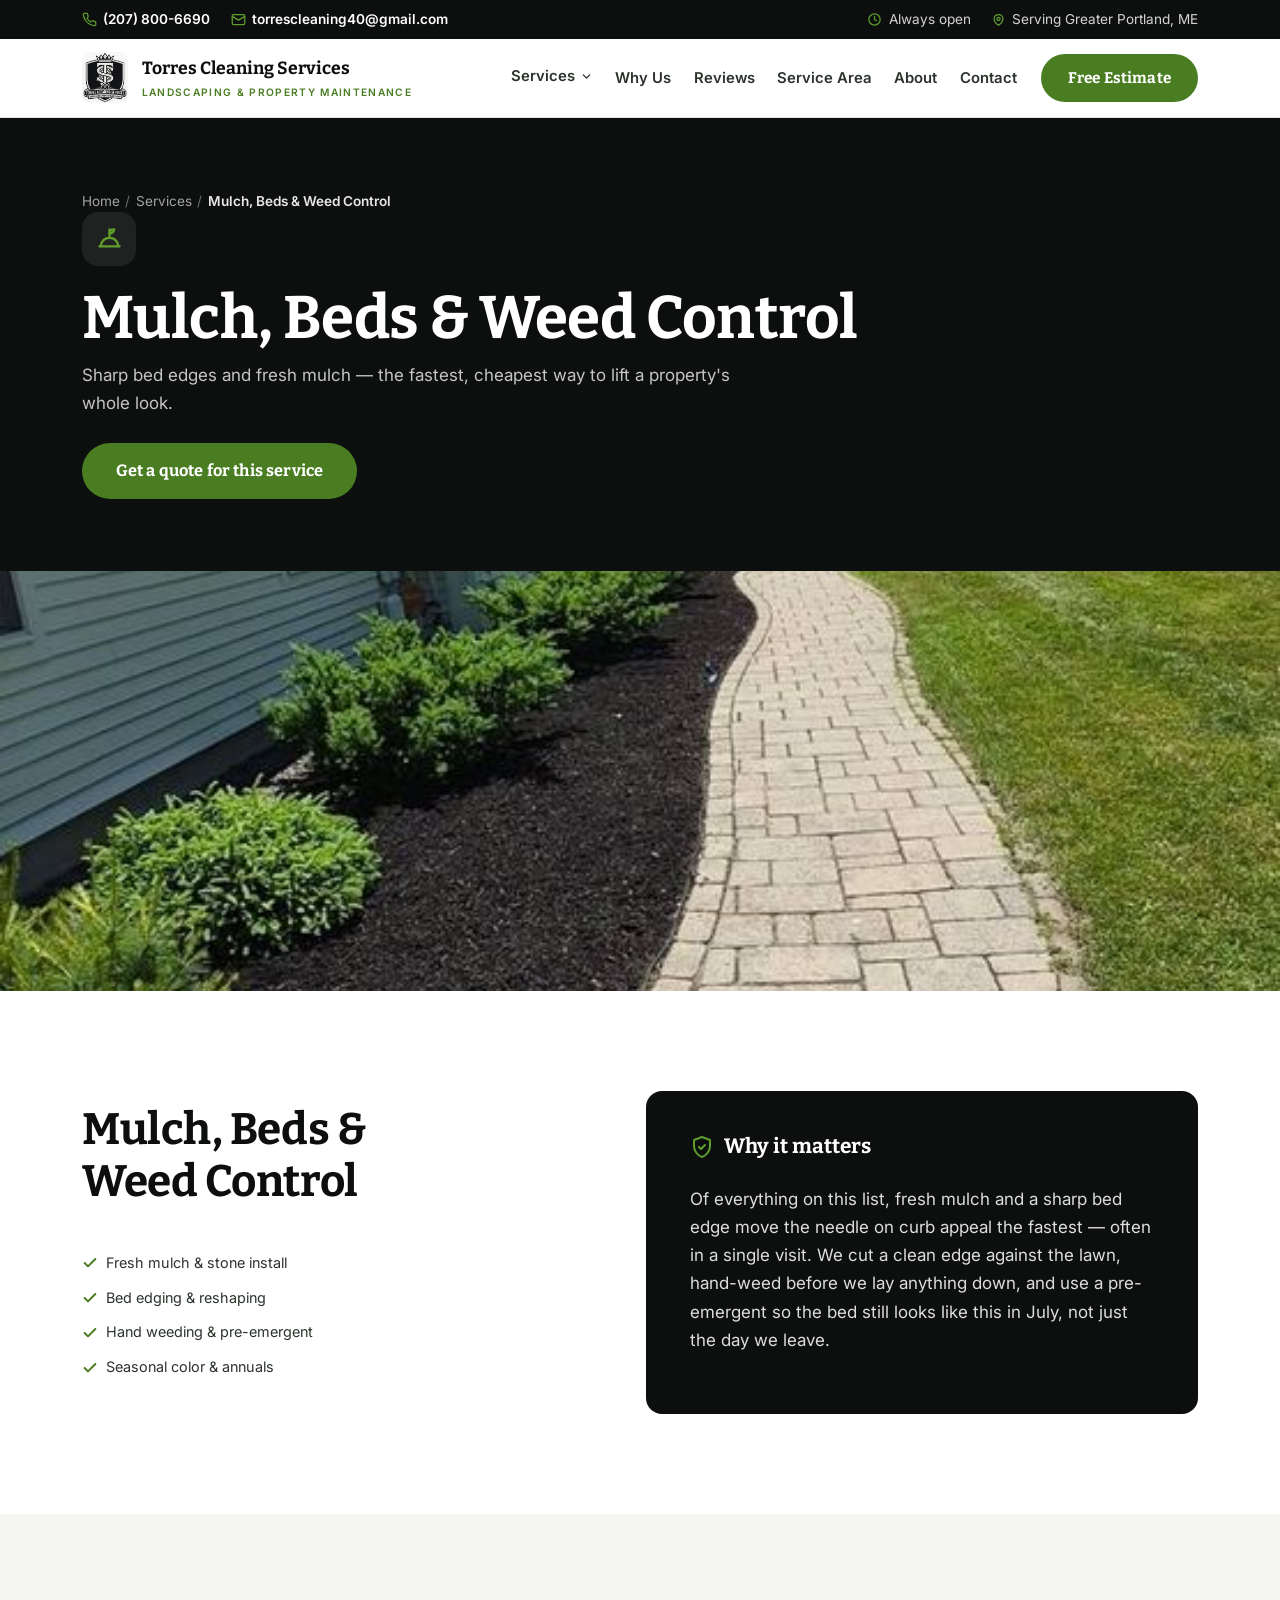
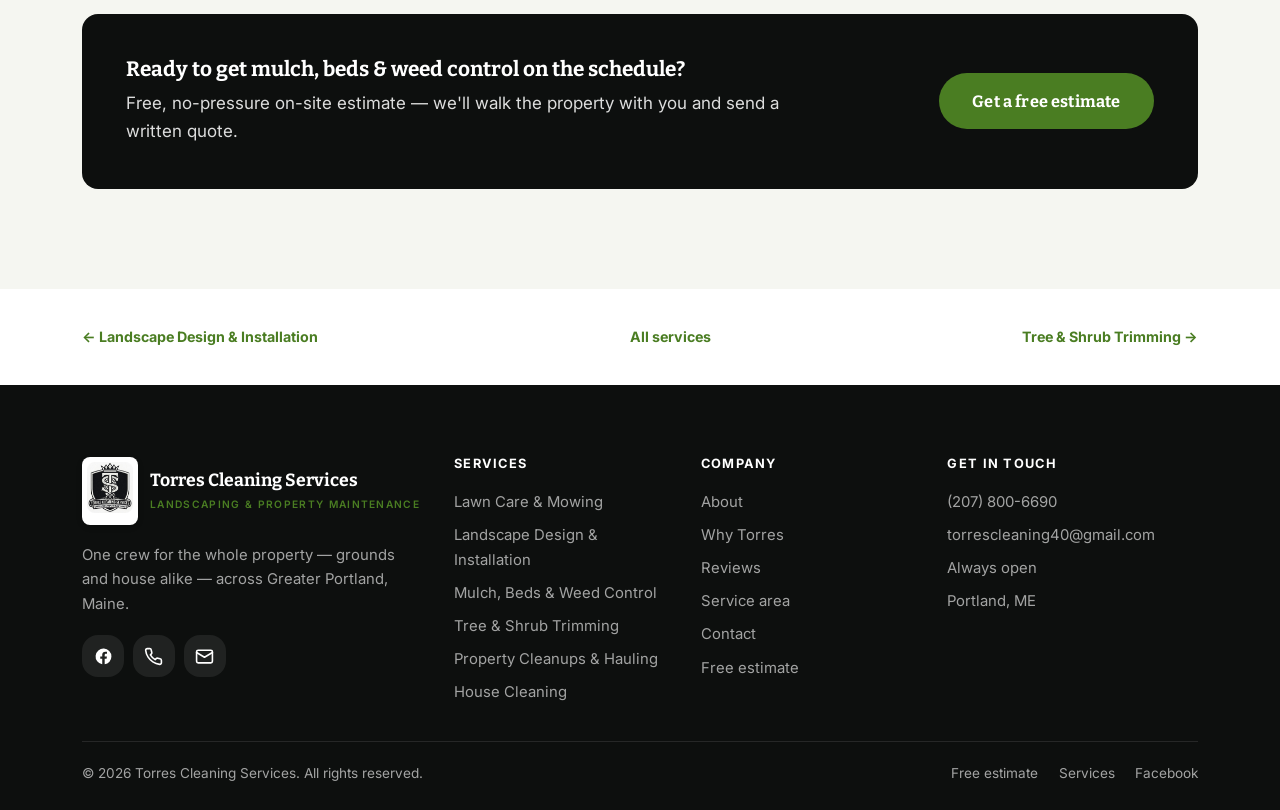
<file: services/mulch-beds-weed-control.html>
<!doctype html>
<html lang="en">
<head>
<meta charset="utf-8">
<meta name="viewport" content="width=device-width, initial-scale=1">
<title>Mulch, Beds & Weed Control in Greater Portland, ME — Torres Cleaning Services</title>
<meta name="description" content="Sharp bed edges and fresh mulch — the fastest, cheapest way to lift a property's whole look. Torres Cleaning Services, Portland, Maine landscaping and property maintenance.">
<meta name="theme-color" content="#0d0f0e">
<link rel="icon" href="../assets/img/favicon.ico" sizes="any">
<link rel="icon" href="../assets/img/favicon-32.png" type="image/png">
<link rel="apple-touch-icon" href="../assets/img/apple-touch-icon.png">

<meta property="og:type" content="website">
<meta property="og:title" content="Mulch, Beds & Weed Control in Greater Portland, ME — Torres Cleaning Services">
<meta property="og:description" content="Sharp bed edges and fresh mulch — the fastest, cheapest way to lift a property's whole look. Torres Cleaning Services, Portland, Maine landscaping and property maintenance.">
<meta property="og:image" content="../assets/img/photos/paver-walkway-mulch.jpg">

<link rel="preconnect" href="https://fonts.googleapis.com">
<link rel="preconnect" href="https://fonts.gstatic.com" crossorigin>
<link rel="stylesheet" href="https://fonts.googleapis.com/css2?family=Inter:wght@400;600;700&family=Bitter:wght@500;600;700&display=swap">
<link rel="stylesheet" href="../assets/css/styles.css">
</head>
<body>

<a class="skip-link" href="#main">Skip to main content</a>

<!-- ============================== TOP BAR ============================== -->
<div class="topbar">
  <div class="container topbar__inner">
    <ul class="topbar__list">
      <li><svg viewBox="0 0 24 24" fill="none" stroke="currentColor" stroke-width="2" stroke-linecap="round" stroke-linejoin="round" aria-hidden="true"><path d="M22 16.92v3a2 2 0 0 1-2.18 2 19.79 19.79 0 0 1-8.63-3.07 19.5 19.5 0 0 1-6-6 19.79 19.79 0 0 1-3.07-8.67A2 2 0 0 1 4.11 2h3a2 2 0 0 1 2 1.72c.13.96.36 1.9.7 2.81a2 2 0 0 1-.45 2.11L8.09 9.91a16 16 0 0 0 6 6l1.27-1.27a2 2 0 0 1 2.11-.45c.9.34 1.85.57 2.81.7A2 2 0 0 1 22 16.92z"/></svg><a href="tel:+12078006690">(207) 800-6690</a></li>
      <li><svg viewBox="0 0 24 24" fill="none" stroke="currentColor" stroke-width="2" stroke-linecap="round" stroke-linejoin="round" aria-hidden="true"><rect x="2" y="4" width="20" height="16" rx="2"/><path d="m2 7 10 6 10-6"/></svg><a href="mailto:torrescleaning40@gmail.com">torrescleaning40@gmail.com</a></li>
    </ul>
    <ul class="topbar__list">
      <li><svg viewBox="0 0 24 24" fill="none" stroke="currentColor" stroke-width="2" stroke-linecap="round" stroke-linejoin="round" aria-hidden="true"><circle cx="12" cy="12" r="9"/><path d="M12 7v5l3 2"/></svg>Always open</li>
      <li><svg viewBox="0 0 24 24" fill="none" stroke="currentColor" stroke-width="2" stroke-linecap="round" stroke-linejoin="round" aria-hidden="true"><path d="M12 21s-7-4.5-7-10a7 7 0 0 1 14 0c0 5.5-7 10-7 10z"/><circle cx="12" cy="11" r="2.5"/></svg><span>Serving Greater Portland, ME</span></li>
    </ul>
  </div>
</div>

<!-- ============================== HEADER =============================== -->
<header class="site-header">
  <div class="container site-header__inner">
    <a class="brand" href="../index.html">
      <img class="brand__crest" src="../assets/img/logo.jpg" alt="Torres Cleaning Services crest" width="46" height="51">
      <span>
        <span class="brand__name">Torres Cleaning Services</span>
        <span class="brand__tag">Landscaping &amp; Property Maintenance</span>
      </span>
    </a>

    <button class="nav-toggle" type="button" aria-expanded="false" aria-controls="primary-nav" aria-label="Toggle navigation menu">
      <svg class="icon-open" viewBox="0 0 24 24" fill="none" stroke="currentColor" stroke-width="2" stroke-linecap="round" aria-hidden="true"><path d="M4 7h16M4 12h16M4 17h16"/></svg>
      <svg class="icon-close" viewBox="0 0 24 24" fill="none" stroke="currentColor" stroke-width="2" stroke-linecap="round" aria-hidden="true"><path d="m6 6 12 12M18 6 6 18"/></svg>
    </button>

    <nav class="nav" id="primary-nav" aria-label="Primary">
      <ul class="nav__list">
        <li>
          <details class="nav-dropdown">
            <summary>Services <svg class="nav-dropdown__chevron" viewBox="0 0 24 24" fill="none" stroke="currentColor" stroke-width="2.5" stroke-linecap="round" stroke-linejoin="round" aria-hidden="true"><path d="m6 9 6 6 6-6"/></svg></summary>
            <div class="nav-dropdown__panel">
              <a href="index.html" class="is-overview">Services Overview</a>
              <a href="lawn-care-mowing.html">Lawn Care &amp; Mowing</a>
              <a href="landscape-design-installation.html">Landscape Design &amp; Installation</a>
              <a href="mulch-beds-weed-control.html">Mulch, Beds &amp; Weed Control</a>
              <a href="tree-shrub-trimming.html">Tree &amp; Shrub Trimming</a>
              <a href="property-cleanups-hauling.html">Property Cleanups &amp; Hauling</a>
            </div>
          </details>
        </li>
        <li><a href="../index.html#why">Why Us</a></li>
        <li><a href="../index.html#reviews">Reviews</a></li>
        <li><a href="../index.html#areas">Service Area</a></li>
        <li><a href="../about.html">About</a></li>
        <li><a href="../contact.html">Contact</a></li>
      </ul>
      <a class="btn btn--primary" href="../estimate.html">Free Estimate</a>
    </nav>
  </div>
</header>

<main id="main">
<section class="page-hero">
  <div class="container">
    <p class="breadcrumb"><a href="../index.html">Home</a> <span class="sep">/</span> <a href="index.html">Services</a> <span class="sep">/</span> <span>Mulch, Beds & Weed Control</span></p>
    <div class="page-hero__icon"><svg viewBox="0 0 24 24" fill="none" stroke="currentColor" stroke-width="2" stroke-linecap="round" stroke-linejoin="round" aria-hidden="true"><path d="M3 18h18"/><path d="M4 18c1-5 3.5-7.5 8-7.5s7 2.5 8 7.5"/><path d="M12 10.5V3"/><path d="M12 6.5c2.2 0 3.8-1.4 4.3-3.4-2.5-.3-4 .9-4.3 3.4z"/></svg></div>
    <h1>Mulch, Beds &amp; Weed Control</h1>
    <p>Sharp bed edges and fresh mulch — the fastest, cheapest way to lift a property's whole look.</p>
    <a class="btn btn--primary btn--lg" href="../estimate.html">Get a quote for this service</a>
  </div>
</section>

<img class="service-photo" src="../assets/img/photos/paver-walkway-mulch.jpg" alt="Paver walkway with a fresh mulch bed and clean edge" width="1600" height="600" loading="lazy">

<section class="section">
  <div class="container split">
    <div>
      <div class="section-head">
        <h2>Mulch, Beds &amp; Weed Control</h2>
      </div>
      <ul class="card__list" style="font-size:1rem; gap:.7em;">
        <li><svg viewBox="0 0 24 24" fill="none" stroke="currentColor" stroke-width="3" stroke-linecap="round" stroke-linejoin="round" aria-hidden="true"><path d="m20 6-11 11-5-5"/></svg>Fresh mulch &amp; stone install</li>
          <li><svg viewBox="0 0 24 24" fill="none" stroke="currentColor" stroke-width="3" stroke-linecap="round" stroke-linejoin="round" aria-hidden="true"><path d="m20 6-11 11-5-5"/></svg>Bed edging &amp; reshaping</li>
          <li><svg viewBox="0 0 24 24" fill="none" stroke="currentColor" stroke-width="3" stroke-linecap="round" stroke-linejoin="round" aria-hidden="true"><path d="m20 6-11 11-5-5"/></svg>Hand weeding &amp; pre-emergent</li>
          <li><svg viewBox="0 0 24 24" fill="none" stroke="currentColor" stroke-width="3" stroke-linecap="round" stroke-linejoin="round" aria-hidden="true"><path d="m20 6-11 11-5-5"/></svg>Seasonal color &amp; annuals</li>
      </ul>
    </div>
    <div class="promise">
      <div class="promise__head">
        <h3><svg viewBox="0 0 24 24" fill="none" stroke="currentColor" stroke-width="2" stroke-linecap="round" stroke-linejoin="round" aria-hidden="true"><path d="M12 2 4 5v6c0 5 3.4 9.4 8 11 4.6-1.6 8-6 8-11V5z"/><path d="m9 12 2 2 4-4"/></svg>Why it matters</h3>
      </div>
      <p style="margin-top:1rem">Of everything on this list, fresh mulch and a sharp bed edge move the needle on curb appeal the fastest — often in a single visit. We cut a clean edge against the lawn, hand-weed before we lay anything down, and use a pre-emergent so the bed still looks like this in July, not just the day we leave.</p>
    </div>
  </div>
</section>

<section class="section section--stone">
  <div class="container">
    <div class="promise commercial-cta">
      <div>
        <h3 style="margin-bottom:.35em">Ready to get mulch, beds & weed control on the schedule?</h3>
        <p style="margin:0; max-width:62ch">Free, no-pressure on-site estimate — we'll walk the property with you and send a written quote.</p>
      </div>
      <a class="btn btn--primary btn--lg" href="../estimate.html">Get a free estimate</a>
    </div>
  </div>
</section>

<section class="section" style="padding-block: clamp(24px,3vw,36px)">
  <div class="container" style="display:flex; align-items:center; justify-content:space-between; gap:1rem; flex-wrap:wrap">
    <a class="card__link" href="landscape-design-installation.html">&larr; Landscape Design & Installation</a>
    <a class="card__link" href="index.html">All services</a>
    <a class="card__link" href="tree-shrub-trimming.html">Tree & Shrub Trimming &rarr;</a>
  </div>
</section>
</main>

<!-- ============================== FOOTER =============================== -->
<footer class="site-footer">
  <div class="container">
    <div class="footer-grid">
      <div>
        <a class="brand" href="../index.html">
          <span class="crest-badge"><img class="brand__crest" src="../assets/img/logo.jpg" alt="Torres Cleaning Services crest" width="46" height="51"></span>
          <span>
            <span class="brand__name">Torres Cleaning Services</span>
            <span class="brand__tag">Landscaping &amp; Property Maintenance</span>
          </span>
        </a>
        <p class="footer-about">One crew for the whole property — grounds and house alike —
        across Greater Portland, Maine.</p>
        <div class="social">
          <a href="https://www.facebook.com/profile.php?id=61591036726888" target="_blank" rel="noopener" aria-label="Torres Cleaning Services on Facebook"><svg viewBox="0 0 24 24" fill="currentColor" aria-hidden="true"><path d="M22 12a10 10 0 1 0-11.6 9.9v-7H7.9V12h2.5V9.8c0-2.5 1.5-3.9 3.8-3.9 1.1 0 2.2.2 2.2.2v2.5h-1.3c-1.2 0-1.6.8-1.6 1.6V12h2.8l-.4 2.9h-2.4v7A10 10 0 0 0 22 12z"/></svg></a>
          <a href="tel:+12078006690" aria-label="Call Torres Cleaning Services"><svg viewBox="0 0 24 24" fill="none" stroke="currentColor" stroke-width="2" stroke-linecap="round" stroke-linejoin="round" aria-hidden="true"><path d="M22 16.92v3a2 2 0 0 1-2.18 2 19.79 19.79 0 0 1-8.63-3.07 19.5 19.5 0 0 1-6-6 19.79 19.79 0 0 1-3.07-8.67A2 2 0 0 1 4.11 2h3a2 2 0 0 1 2 1.72c.13.96.36 1.9.7 2.81a2 2 0 0 1-.45 2.11L8.09 9.91a16 16 0 0 0 6 6l1.27-1.27a2 2 0 0 1 2.11-.45c.9.34 1.85.57 2.81.7A2 2 0 0 1 22 16.92z"/></svg></a>
          <a href="mailto:torrescleaning40@gmail.com" aria-label="Email Torres Cleaning Services"><svg viewBox="0 0 24 24" fill="none" stroke="currentColor" stroke-width="2" stroke-linecap="round" stroke-linejoin="round" aria-hidden="true"><rect x="2" y="4" width="20" height="16" rx="2"/><path d="m2 7 10 6 10-6"/></svg></a>
        </div>
      </div>

      <div>
        <h4>Services</h4>
        <ul class="footer-list">
          <li><a href="lawn-care-mowing.html">Lawn Care &amp; Mowing</a></li>
          <li><a href="landscape-design-installation.html">Landscape Design &amp; Installation</a></li>
          <li><a href="mulch-beds-weed-control.html">Mulch, Beds &amp; Weed Control</a></li>
          <li><a href="tree-shrub-trimming.html">Tree &amp; Shrub Trimming</a></li>
          <li><a href="property-cleanups-hauling.html">Property Cleanups &amp; Hauling</a></li>
          <li><a href="house-cleaning.html">House Cleaning</a></li>
        </ul>
      </div>

      <div>
        <h4>Company</h4>
        <ul class="footer-list">
          <li><a href="../about.html">About</a></li>
          <li><a href="../index.html#why">Why Torres</a></li>
          <li><a href="../index.html#reviews">Reviews</a></li>
          <li><a href="../index.html#areas">Service area</a></li>
          <li><a href="../contact.html">Contact</a></li>
          <li><a href="../estimate.html">Free estimate</a></li>
        </ul>
      </div>

      <div>
        <h4>Get in touch</h4>
        <ul class="footer-list">
          <li><a href="tel:+12078006690">(207) 800-6690</a></li>
          <li><a href="mailto:torrescleaning40@gmail.com">torrescleaning40@gmail.com</a></li>
          <li>Always open</li>
          <li>Portland, ME</li>
        </ul>
      </div>
    </div>

    <div class="footer-bottom">
      <p style="margin:0">&copy; <span id="year">2026</span> Torres Cleaning Services. All rights reserved.</p>
      <ul>
        <li><a href="../estimate.html">Free estimate</a></li>
        <li><a href="index.html">Services</a></li>
        <li><a href="https://www.facebook.com/profile.php?id=61591036726888" target="_blank" rel="noopener">Facebook</a></li>
      </ul>
    </div>
  </div>
</footer>

<!-- Sticky mobile action bar -->
<div class="call-bar">
  <a class="btn btn--dark" href="tel:+12078006690"><svg viewBox="0 0 24 24" fill="none" stroke="currentColor" stroke-width="2" stroke-linecap="round" stroke-linejoin="round" aria-hidden="true"><path d="M22 16.92v3a2 2 0 0 1-2.18 2 19.79 19.79 0 0 1-8.63-3.07 19.5 19.5 0 0 1-6-6 19.79 19.79 0 0 1-3.07-8.67A2 2 0 0 1 4.11 2h3a2 2 0 0 1 2 1.72c.13.96.36 1.9.7 2.81a2 2 0 0 1-.45 2.11L8.09 9.91a16 16 0 0 0 6 6l1.27-1.27a2 2 0 0 1 2.11-.45c.9.34 1.85.57 2.81.7A2 2 0 0 1 22 16.92z"/></svg>Call</a>
  <a class="btn btn--primary" href="../estimate.html">Free estimate</a>
</div>

<script src="../assets/js/main.js"></script>
</body>
</html>
</file>
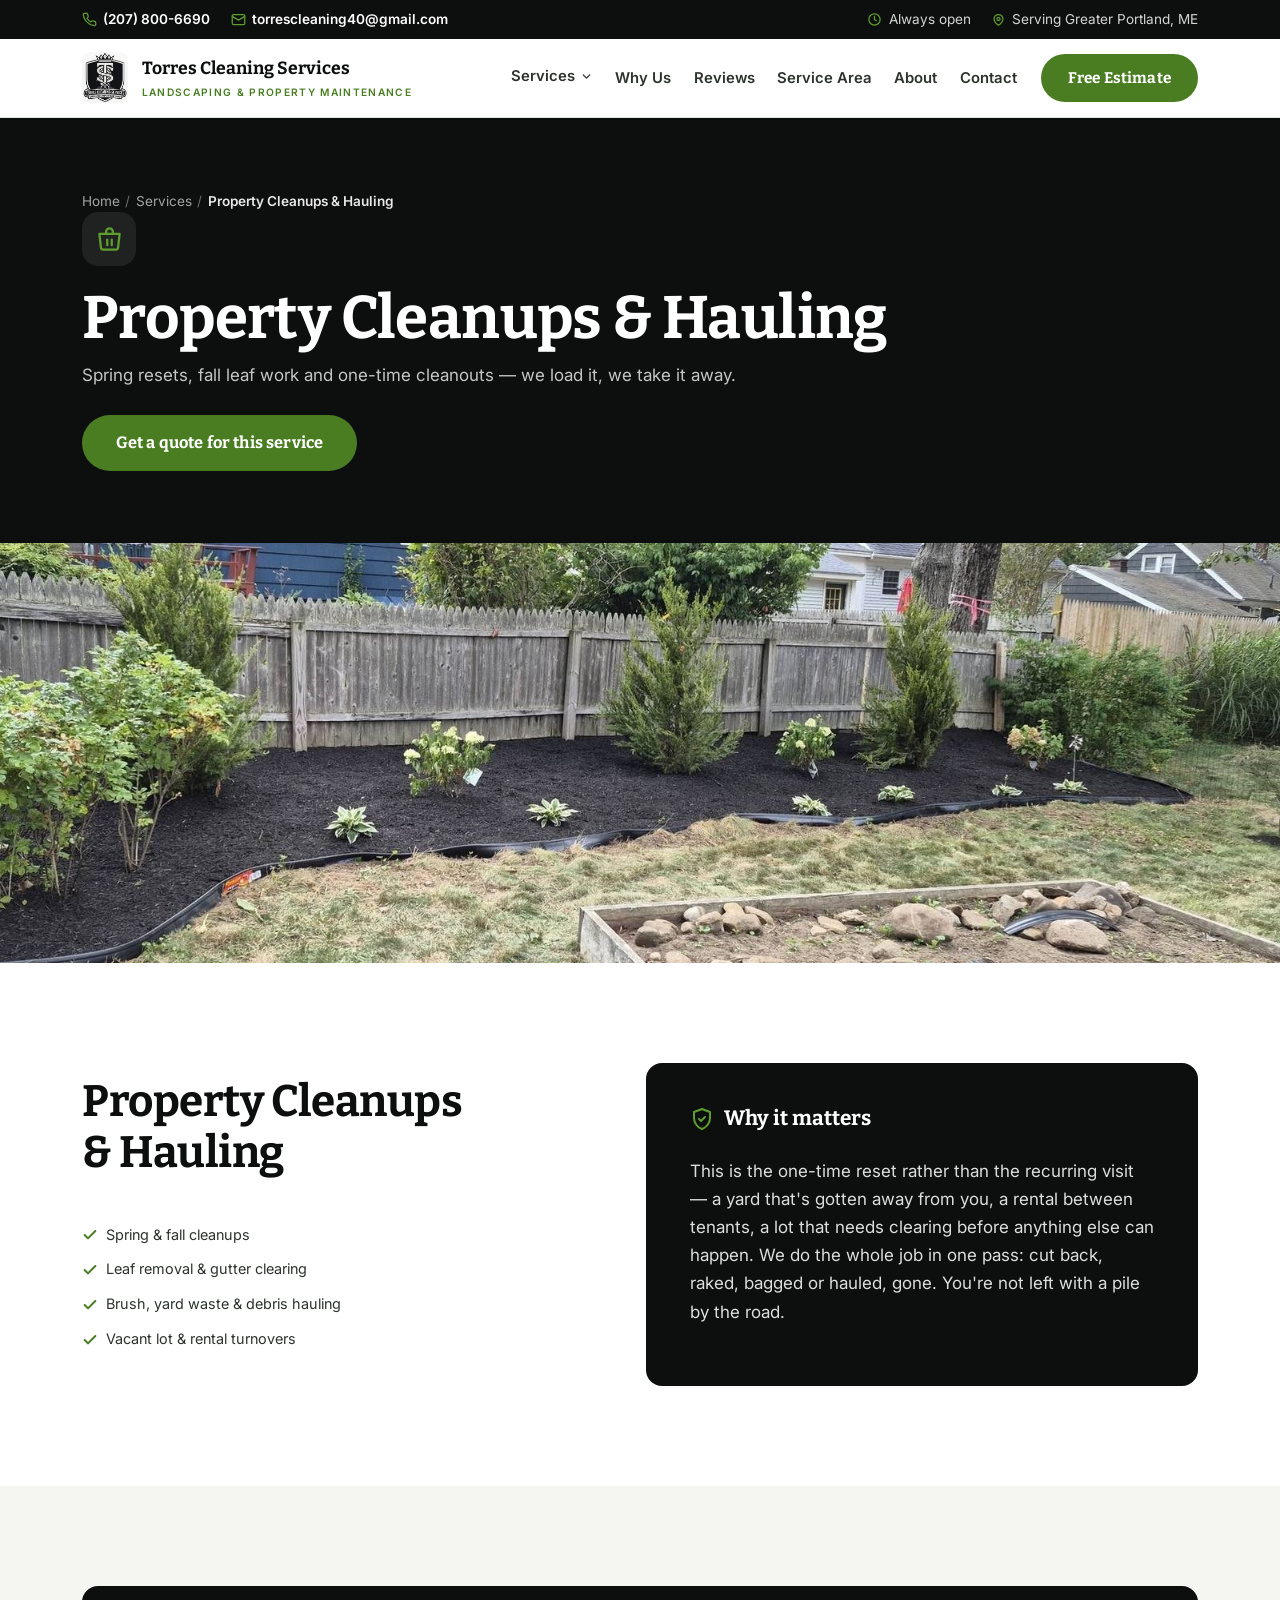
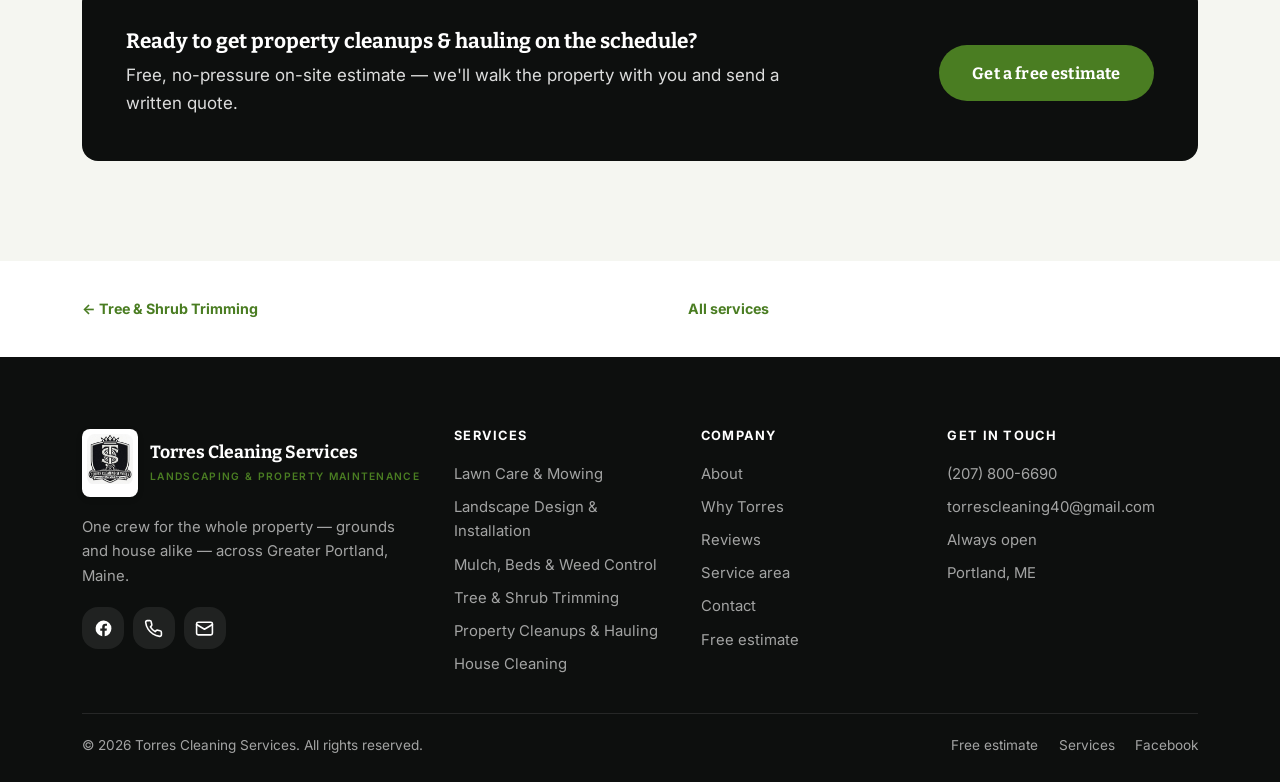
<file: services/property-cleanups-hauling.html>
<!doctype html>
<html lang="en">
<head>
<meta charset="utf-8">
<meta name="viewport" content="width=device-width, initial-scale=1">
<title>Property Cleanups & Hauling in Greater Portland, ME — Torres Cleaning Services</title>
<meta name="description" content="Spring resets, fall leaf work and one-time cleanouts — we load it, we take it away. Torres Cleaning Services, Portland, Maine landscaping and property maintenance.">
<meta name="theme-color" content="#0d0f0e">
<link rel="icon" href="../assets/img/favicon.ico" sizes="any">
<link rel="icon" href="../assets/img/favicon-32.png" type="image/png">
<link rel="apple-touch-icon" href="../assets/img/apple-touch-icon.png">

<meta property="og:type" content="website">
<meta property="og:title" content="Property Cleanups & Hauling in Greater Portland, ME — Torres Cleaning Services">
<meta property="og:description" content="Spring resets, fall leaf work and one-time cleanouts — we load it, we take it away. Torres Cleaning Services, Portland, Maine landscaping and property maintenance.">
<meta property="og:image" content="../assets/img/photos/backyard-mulch-fence.jpg">

<link rel="preconnect" href="https://fonts.googleapis.com">
<link rel="preconnect" href="https://fonts.gstatic.com" crossorigin>
<link rel="stylesheet" href="https://fonts.googleapis.com/css2?family=Inter:wght@400;600;700&family=Bitter:wght@500;600;700&display=swap">
<link rel="stylesheet" href="../assets/css/styles.css">
</head>
<body>

<a class="skip-link" href="#main">Skip to main content</a>

<!-- ============================== TOP BAR ============================== -->
<div class="topbar">
  <div class="container topbar__inner">
    <ul class="topbar__list">
      <li><svg viewBox="0 0 24 24" fill="none" stroke="currentColor" stroke-width="2" stroke-linecap="round" stroke-linejoin="round" aria-hidden="true"><path d="M22 16.92v3a2 2 0 0 1-2.18 2 19.79 19.79 0 0 1-8.63-3.07 19.5 19.5 0 0 1-6-6 19.79 19.79 0 0 1-3.07-8.67A2 2 0 0 1 4.11 2h3a2 2 0 0 1 2 1.72c.13.96.36 1.9.7 2.81a2 2 0 0 1-.45 2.11L8.09 9.91a16 16 0 0 0 6 6l1.27-1.27a2 2 0 0 1 2.11-.45c.9.34 1.85.57 2.81.7A2 2 0 0 1 22 16.92z"/></svg><a href="tel:+12078006690">(207) 800-6690</a></li>
      <li><svg viewBox="0 0 24 24" fill="none" stroke="currentColor" stroke-width="2" stroke-linecap="round" stroke-linejoin="round" aria-hidden="true"><rect x="2" y="4" width="20" height="16" rx="2"/><path d="m2 7 10 6 10-6"/></svg><a href="mailto:torrescleaning40@gmail.com">torrescleaning40@gmail.com</a></li>
    </ul>
    <ul class="topbar__list">
      <li><svg viewBox="0 0 24 24" fill="none" stroke="currentColor" stroke-width="2" stroke-linecap="round" stroke-linejoin="round" aria-hidden="true"><circle cx="12" cy="12" r="9"/><path d="M12 7v5l3 2"/></svg>Always open</li>
      <li><svg viewBox="0 0 24 24" fill="none" stroke="currentColor" stroke-width="2" stroke-linecap="round" stroke-linejoin="round" aria-hidden="true"><path d="M12 21s-7-4.5-7-10a7 7 0 0 1 14 0c0 5.5-7 10-7 10z"/><circle cx="12" cy="11" r="2.5"/></svg><span>Serving Greater Portland, ME</span></li>
    </ul>
  </div>
</div>

<!-- ============================== HEADER =============================== -->
<header class="site-header">
  <div class="container site-header__inner">
    <a class="brand" href="../index.html">
      <img class="brand__crest" src="../assets/img/logo.jpg" alt="Torres Cleaning Services crest" width="46" height="51">
      <span>
        <span class="brand__name">Torres Cleaning Services</span>
        <span class="brand__tag">Landscaping &amp; Property Maintenance</span>
      </span>
    </a>

    <button class="nav-toggle" type="button" aria-expanded="false" aria-controls="primary-nav" aria-label="Toggle navigation menu">
      <svg class="icon-open" viewBox="0 0 24 24" fill="none" stroke="currentColor" stroke-width="2" stroke-linecap="round" aria-hidden="true"><path d="M4 7h16M4 12h16M4 17h16"/></svg>
      <svg class="icon-close" viewBox="0 0 24 24" fill="none" stroke="currentColor" stroke-width="2" stroke-linecap="round" aria-hidden="true"><path d="m6 6 12 12M18 6 6 18"/></svg>
    </button>

    <nav class="nav" id="primary-nav" aria-label="Primary">
      <ul class="nav__list">
        <li>
          <details class="nav-dropdown">
            <summary>Services <svg class="nav-dropdown__chevron" viewBox="0 0 24 24" fill="none" stroke="currentColor" stroke-width="2.5" stroke-linecap="round" stroke-linejoin="round" aria-hidden="true"><path d="m6 9 6 6 6-6"/></svg></summary>
            <div class="nav-dropdown__panel">
              <a href="index.html" class="is-overview">Services Overview</a>
              <a href="lawn-care-mowing.html">Lawn Care &amp; Mowing</a>
              <a href="landscape-design-installation.html">Landscape Design &amp; Installation</a>
              <a href="mulch-beds-weed-control.html">Mulch, Beds &amp; Weed Control</a>
              <a href="tree-shrub-trimming.html">Tree &amp; Shrub Trimming</a>
              <a href="property-cleanups-hauling.html">Property Cleanups &amp; Hauling</a>
            </div>
          </details>
        </li>
        <li><a href="../index.html#why">Why Us</a></li>
        <li><a href="../index.html#reviews">Reviews</a></li>
        <li><a href="../index.html#areas">Service Area</a></li>
        <li><a href="../about.html">About</a></li>
        <li><a href="../contact.html">Contact</a></li>
      </ul>
      <a class="btn btn--primary" href="../estimate.html">Free Estimate</a>
    </nav>
  </div>
</header>

<main id="main">
<section class="page-hero">
  <div class="container">
    <p class="breadcrumb"><a href="../index.html">Home</a> <span class="sep">/</span> <a href="index.html">Services</a> <span class="sep">/</span> <span>Property Cleanups & Hauling</span></p>
    <div class="page-hero__icon"><svg viewBox="0 0 24 24" fill="none" stroke="currentColor" stroke-width="2" stroke-linecap="round" stroke-linejoin="round" aria-hidden="true"><path d="M3 7h18l-1.4 12.2a2 2 0 0 1-2 1.8H6.4a2 2 0 0 1-2-1.8z"/><path d="M9 7V5a3 3 0 0 1 6 0v2"/><path d="M10 12v5M14 12v5"/></svg></div>
    <h1>Property Cleanups &amp; Hauling</h1>
    <p>Spring resets, fall leaf work and one-time cleanouts — we load it, we take it away.</p>
    <a class="btn btn--primary btn--lg" href="../estimate.html">Get a quote for this service</a>
  </div>
</section>

<img class="service-photo" src="../assets/img/photos/backyard-mulch-fence.jpg" alt="Backyard bed reset in progress, fresh mulch and new plantings against a fence" width="1600" height="600" loading="lazy">

<section class="section">
  <div class="container split">
    <div>
      <div class="section-head">
        <h2>Property Cleanups &amp; Hauling</h2>
      </div>
      <ul class="card__list" style="font-size:1rem; gap:.7em;">
        <li><svg viewBox="0 0 24 24" fill="none" stroke="currentColor" stroke-width="3" stroke-linecap="round" stroke-linejoin="round" aria-hidden="true"><path d="m20 6-11 11-5-5"/></svg>Spring &amp; fall cleanups</li>
          <li><svg viewBox="0 0 24 24" fill="none" stroke="currentColor" stroke-width="3" stroke-linecap="round" stroke-linejoin="round" aria-hidden="true"><path d="m20 6-11 11-5-5"/></svg>Leaf removal &amp; gutter clearing</li>
          <li><svg viewBox="0 0 24 24" fill="none" stroke="currentColor" stroke-width="3" stroke-linecap="round" stroke-linejoin="round" aria-hidden="true"><path d="m20 6-11 11-5-5"/></svg>Brush, yard waste &amp; debris hauling</li>
          <li><svg viewBox="0 0 24 24" fill="none" stroke="currentColor" stroke-width="3" stroke-linecap="round" stroke-linejoin="round" aria-hidden="true"><path d="m20 6-11 11-5-5"/></svg>Vacant lot &amp; rental turnovers</li>
      </ul>
    </div>
    <div class="promise">
      <div class="promise__head">
        <h3><svg viewBox="0 0 24 24" fill="none" stroke="currentColor" stroke-width="2" stroke-linecap="round" stroke-linejoin="round" aria-hidden="true"><path d="M12 2 4 5v6c0 5 3.4 9.4 8 11 4.6-1.6 8-6 8-11V5z"/><path d="m9 12 2 2 4-4"/></svg>Why it matters</h3>
      </div>
      <p style="margin-top:1rem">This is the one-time reset rather than the recurring visit — a yard that's gotten away from you, a rental between tenants, a lot that needs clearing before anything else can happen. We do the whole job in one pass: cut back, raked, bagged or hauled, gone. You're not left with a pile by the road.</p>
    </div>
  </div>
</section>

<section class="section section--stone">
  <div class="container">
    <div class="promise commercial-cta">
      <div>
        <h3 style="margin-bottom:.35em">Ready to get property cleanups & hauling on the schedule?</h3>
        <p style="margin:0; max-width:62ch">Free, no-pressure on-site estimate — we'll walk the property with you and send a written quote.</p>
      </div>
      <a class="btn btn--primary btn--lg" href="../estimate.html">Get a free estimate</a>
    </div>
  </div>
</section>

<section class="section" style="padding-block: clamp(24px,3vw,36px)">
  <div class="container" style="display:flex; align-items:center; justify-content:space-between; gap:1rem; flex-wrap:wrap">
    <a class="card__link" href="tree-shrub-trimming.html">&larr; Tree & Shrub Trimming</a>
    <a class="card__link" href="index.html">All services</a>
    <span></span>
  </div>
</section>
</main>

<!-- ============================== FOOTER =============================== -->
<footer class="site-footer">
  <div class="container">
    <div class="footer-grid">
      <div>
        <a class="brand" href="../index.html">
          <span class="crest-badge"><img class="brand__crest" src="../assets/img/logo.jpg" alt="Torres Cleaning Services crest" width="46" height="51"></span>
          <span>
            <span class="brand__name">Torres Cleaning Services</span>
            <span class="brand__tag">Landscaping &amp; Property Maintenance</span>
          </span>
        </a>
        <p class="footer-about">One crew for the whole property — grounds and house alike —
        across Greater Portland, Maine.</p>
        <div class="social">
          <a href="https://www.facebook.com/profile.php?id=61591036726888" target="_blank" rel="noopener" aria-label="Torres Cleaning Services on Facebook"><svg viewBox="0 0 24 24" fill="currentColor" aria-hidden="true"><path d="M22 12a10 10 0 1 0-11.6 9.9v-7H7.9V12h2.5V9.8c0-2.5 1.5-3.9 3.8-3.9 1.1 0 2.2.2 2.2.2v2.5h-1.3c-1.2 0-1.6.8-1.6 1.6V12h2.8l-.4 2.9h-2.4v7A10 10 0 0 0 22 12z"/></svg></a>
          <a href="tel:+12078006690" aria-label="Call Torres Cleaning Services"><svg viewBox="0 0 24 24" fill="none" stroke="currentColor" stroke-width="2" stroke-linecap="round" stroke-linejoin="round" aria-hidden="true"><path d="M22 16.92v3a2 2 0 0 1-2.18 2 19.79 19.79 0 0 1-8.63-3.07 19.5 19.5 0 0 1-6-6 19.79 19.79 0 0 1-3.07-8.67A2 2 0 0 1 4.11 2h3a2 2 0 0 1 2 1.72c.13.96.36 1.9.7 2.81a2 2 0 0 1-.45 2.11L8.09 9.91a16 16 0 0 0 6 6l1.27-1.27a2 2 0 0 1 2.11-.45c.9.34 1.85.57 2.81.7A2 2 0 0 1 22 16.92z"/></svg></a>
          <a href="mailto:torrescleaning40@gmail.com" aria-label="Email Torres Cleaning Services"><svg viewBox="0 0 24 24" fill="none" stroke="currentColor" stroke-width="2" stroke-linecap="round" stroke-linejoin="round" aria-hidden="true"><rect x="2" y="4" width="20" height="16" rx="2"/><path d="m2 7 10 6 10-6"/></svg></a>
        </div>
      </div>

      <div>
        <h4>Services</h4>
        <ul class="footer-list">
          <li><a href="lawn-care-mowing.html">Lawn Care &amp; Mowing</a></li>
          <li><a href="landscape-design-installation.html">Landscape Design &amp; Installation</a></li>
          <li><a href="mulch-beds-weed-control.html">Mulch, Beds &amp; Weed Control</a></li>
          <li><a href="tree-shrub-trimming.html">Tree &amp; Shrub Trimming</a></li>
          <li><a href="property-cleanups-hauling.html">Property Cleanups &amp; Hauling</a></li>
          <li><a href="house-cleaning.html">House Cleaning</a></li>
        </ul>
      </div>

      <div>
        <h4>Company</h4>
        <ul class="footer-list">
          <li><a href="../about.html">About</a></li>
          <li><a href="../index.html#why">Why Torres</a></li>
          <li><a href="../index.html#reviews">Reviews</a></li>
          <li><a href="../index.html#areas">Service area</a></li>
          <li><a href="../contact.html">Contact</a></li>
          <li><a href="../estimate.html">Free estimate</a></li>
        </ul>
      </div>

      <div>
        <h4>Get in touch</h4>
        <ul class="footer-list">
          <li><a href="tel:+12078006690">(207) 800-6690</a></li>
          <li><a href="mailto:torrescleaning40@gmail.com">torrescleaning40@gmail.com</a></li>
          <li>Always open</li>
          <li>Portland, ME</li>
        </ul>
      </div>
    </div>

    <div class="footer-bottom">
      <p style="margin:0">&copy; <span id="year">2026</span> Torres Cleaning Services. All rights reserved.</p>
      <ul>
        <li><a href="../estimate.html">Free estimate</a></li>
        <li><a href="index.html">Services</a></li>
        <li><a href="https://www.facebook.com/profile.php?id=61591036726888" target="_blank" rel="noopener">Facebook</a></li>
      </ul>
    </div>
  </div>
</footer>

<!-- Sticky mobile action bar -->
<div class="call-bar">
  <a class="btn btn--dark" href="tel:+12078006690"><svg viewBox="0 0 24 24" fill="none" stroke="currentColor" stroke-width="2" stroke-linecap="round" stroke-linejoin="round" aria-hidden="true"><path d="M22 16.92v3a2 2 0 0 1-2.18 2 19.79 19.79 0 0 1-8.63-3.07 19.5 19.5 0 0 1-6-6 19.79 19.79 0 0 1-3.07-8.67A2 2 0 0 1 4.11 2h3a2 2 0 0 1 2 1.72c.13.96.36 1.9.7 2.81a2 2 0 0 1-.45 2.11L8.09 9.91a16 16 0 0 0 6 6l1.27-1.27a2 2 0 0 1 2.11-.45c.9.34 1.85.57 2.81.7A2 2 0 0 1 22 16.92z"/></svg>Call</a>
  <a class="btn btn--primary" href="../estimate.html">Free estimate</a>
</div>

<script src="../assets/js/main.js"></script>
</body>
</html>
</file>
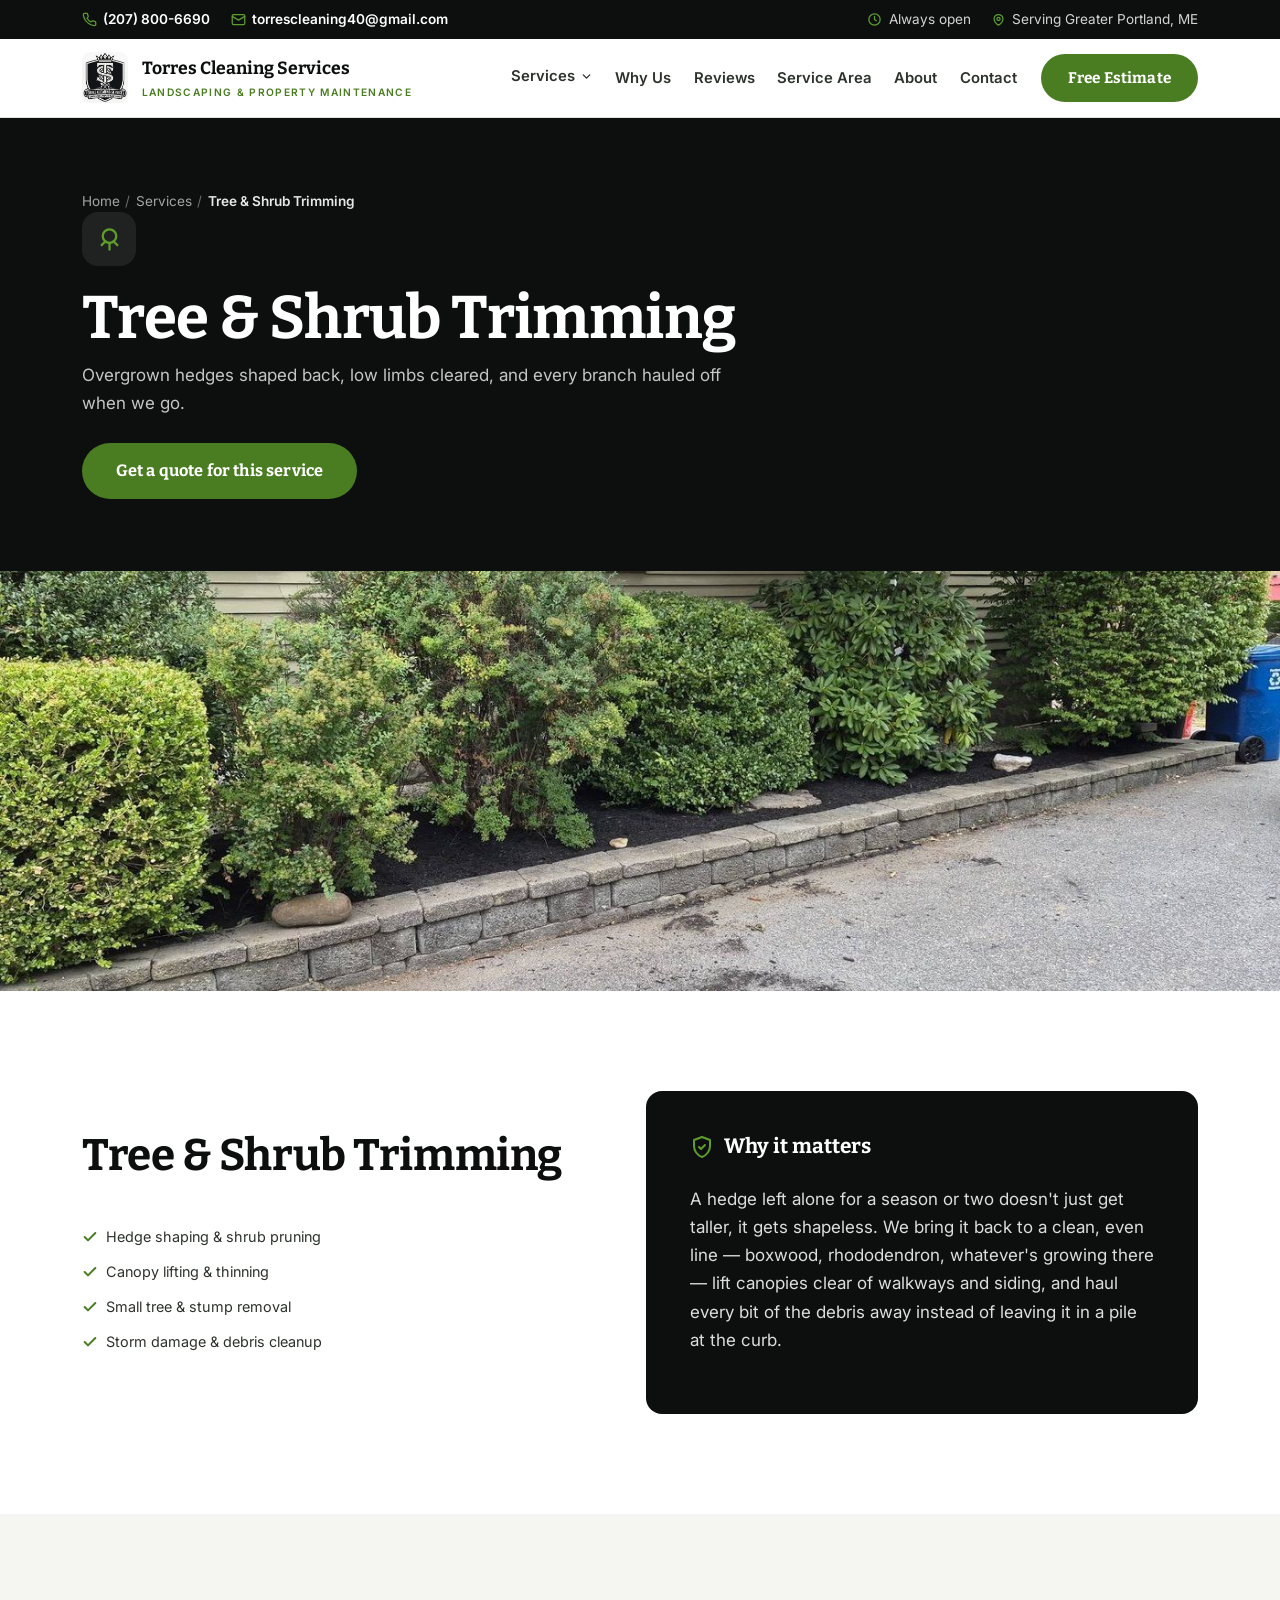
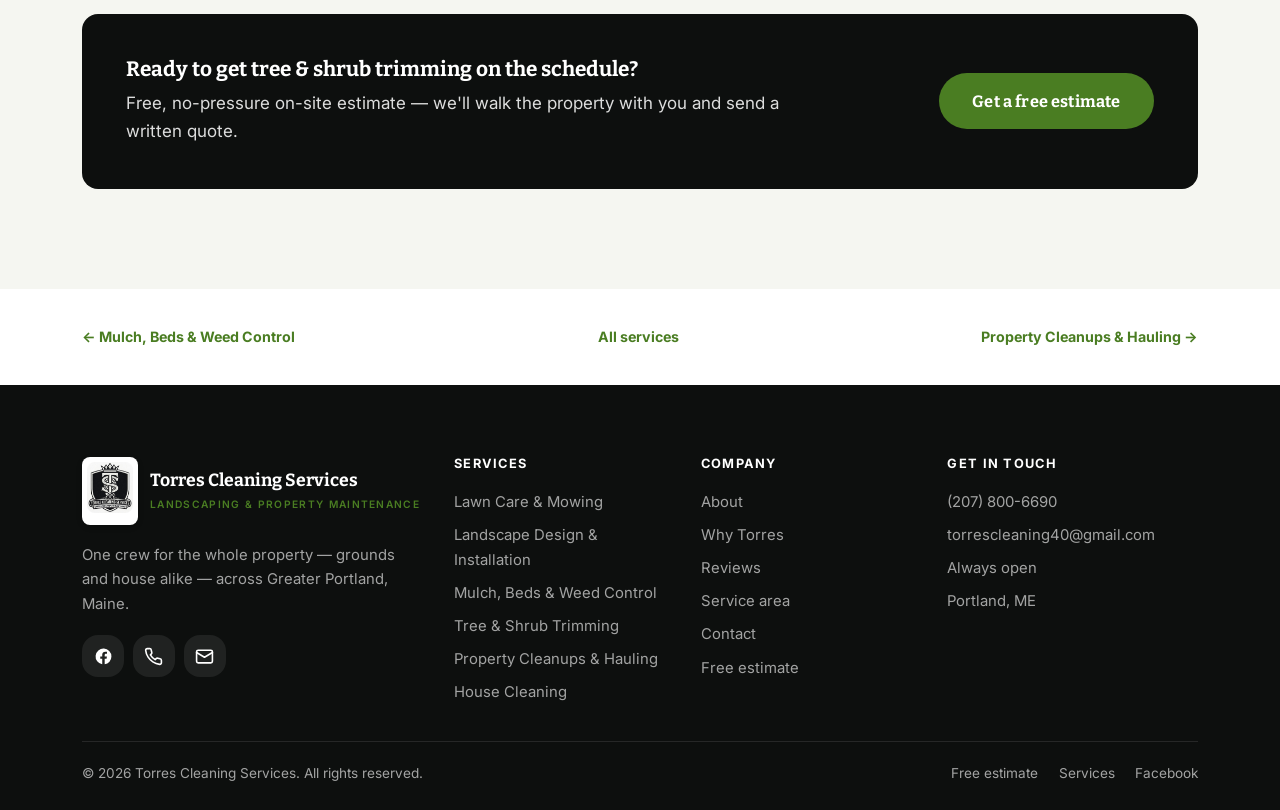
<file: services/tree-shrub-trimming.html>
<!doctype html>
<html lang="en">
<head>
<meta charset="utf-8">
<meta name="viewport" content="width=device-width, initial-scale=1">
<title>Tree & Shrub Trimming in Greater Portland, ME — Torres Cleaning Services</title>
<meta name="description" content="Overgrown hedges shaped back, low limbs cleared, and every branch hauled off when we go. Torres Cleaning Services, Portland, Maine landscaping and property maintenance.">
<meta name="theme-color" content="#0d0f0e">
<link rel="icon" href="../assets/img/favicon.ico" sizes="any">
<link rel="icon" href="../assets/img/favicon-32.png" type="image/png">
<link rel="apple-touch-icon" href="../assets/img/apple-touch-icon.png">

<meta property="og:type" content="website">
<meta property="og:title" content="Tree & Shrub Trimming in Greater Portland, ME — Torres Cleaning Services">
<meta property="og:description" content="Overgrown hedges shaped back, low limbs cleared, and every branch hauled off when we go. Torres Cleaning Services, Portland, Maine landscaping and property maintenance.">
<meta property="og:image" content="../assets/img/photos/hedge-trimming-wall.jpg">

<link rel="preconnect" href="https://fonts.googleapis.com">
<link rel="preconnect" href="https://fonts.gstatic.com" crossorigin>
<link rel="stylesheet" href="https://fonts.googleapis.com/css2?family=Inter:wght@400;600;700&family=Bitter:wght@500;600;700&display=swap">
<link rel="stylesheet" href="../assets/css/styles.css">
</head>
<body>

<a class="skip-link" href="#main">Skip to main content</a>

<!-- ============================== TOP BAR ============================== -->
<div class="topbar">
  <div class="container topbar__inner">
    <ul class="topbar__list">
      <li><svg viewBox="0 0 24 24" fill="none" stroke="currentColor" stroke-width="2" stroke-linecap="round" stroke-linejoin="round" aria-hidden="true"><path d="M22 16.92v3a2 2 0 0 1-2.18 2 19.79 19.79 0 0 1-8.63-3.07 19.5 19.5 0 0 1-6-6 19.79 19.79 0 0 1-3.07-8.67A2 2 0 0 1 4.11 2h3a2 2 0 0 1 2 1.72c.13.96.36 1.9.7 2.81a2 2 0 0 1-.45 2.11L8.09 9.91a16 16 0 0 0 6 6l1.27-1.27a2 2 0 0 1 2.11-.45c.9.34 1.85.57 2.81.7A2 2 0 0 1 22 16.92z"/></svg><a href="tel:+12078006690">(207) 800-6690</a></li>
      <li><svg viewBox="0 0 24 24" fill="none" stroke="currentColor" stroke-width="2" stroke-linecap="round" stroke-linejoin="round" aria-hidden="true"><rect x="2" y="4" width="20" height="16" rx="2"/><path d="m2 7 10 6 10-6"/></svg><a href="mailto:torrescleaning40@gmail.com">torrescleaning40@gmail.com</a></li>
    </ul>
    <ul class="topbar__list">
      <li><svg viewBox="0 0 24 24" fill="none" stroke="currentColor" stroke-width="2" stroke-linecap="round" stroke-linejoin="round" aria-hidden="true"><circle cx="12" cy="12" r="9"/><path d="M12 7v5l3 2"/></svg>Always open</li>
      <li><svg viewBox="0 0 24 24" fill="none" stroke="currentColor" stroke-width="2" stroke-linecap="round" stroke-linejoin="round" aria-hidden="true"><path d="M12 21s-7-4.5-7-10a7 7 0 0 1 14 0c0 5.5-7 10-7 10z"/><circle cx="12" cy="11" r="2.5"/></svg><span>Serving Greater Portland, ME</span></li>
    </ul>
  </div>
</div>

<!-- ============================== HEADER =============================== -->
<header class="site-header">
  <div class="container site-header__inner">
    <a class="brand" href="../index.html">
      <img class="brand__crest" src="../assets/img/logo.jpg" alt="Torres Cleaning Services crest" width="46" height="51">
      <span>
        <span class="brand__name">Torres Cleaning Services</span>
        <span class="brand__tag">Landscaping &amp; Property Maintenance</span>
      </span>
    </a>

    <button class="nav-toggle" type="button" aria-expanded="false" aria-controls="primary-nav" aria-label="Toggle navigation menu">
      <svg class="icon-open" viewBox="0 0 24 24" fill="none" stroke="currentColor" stroke-width="2" stroke-linecap="round" aria-hidden="true"><path d="M4 7h16M4 12h16M4 17h16"/></svg>
      <svg class="icon-close" viewBox="0 0 24 24" fill="none" stroke="currentColor" stroke-width="2" stroke-linecap="round" aria-hidden="true"><path d="m6 6 12 12M18 6 6 18"/></svg>
    </button>

    <nav class="nav" id="primary-nav" aria-label="Primary">
      <ul class="nav__list">
        <li>
          <details class="nav-dropdown">
            <summary>Services <svg class="nav-dropdown__chevron" viewBox="0 0 24 24" fill="none" stroke="currentColor" stroke-width="2.5" stroke-linecap="round" stroke-linejoin="round" aria-hidden="true"><path d="m6 9 6 6 6-6"/></svg></summary>
            <div class="nav-dropdown__panel">
              <a href="index.html" class="is-overview">Services Overview</a>
              <a href="lawn-care-mowing.html">Lawn Care &amp; Mowing</a>
              <a href="landscape-design-installation.html">Landscape Design &amp; Installation</a>
              <a href="mulch-beds-weed-control.html">Mulch, Beds &amp; Weed Control</a>
              <a href="tree-shrub-trimming.html">Tree &amp; Shrub Trimming</a>
              <a href="property-cleanups-hauling.html">Property Cleanups &amp; Hauling</a>
            </div>
          </details>
        </li>
        <li><a href="../index.html#why">Why Us</a></li>
        <li><a href="../index.html#reviews">Reviews</a></li>
        <li><a href="../index.html#areas">Service Area</a></li>
        <li><a href="../about.html">About</a></li>
        <li><a href="../contact.html">Contact</a></li>
      </ul>
      <a class="btn btn--primary" href="../estimate.html">Free Estimate</a>
    </nav>
  </div>
</header>

<main id="main">
<section class="page-hero">
  <div class="container">
    <p class="breadcrumb"><a href="../index.html">Home</a> <span class="sep">/</span> <a href="index.html">Services</a> <span class="sep">/</span> <span>Tree & Shrub Trimming</span></p>
    <div class="page-hero__icon"><svg viewBox="0 0 24 24" fill="none" stroke="currentColor" stroke-width="2" stroke-linecap="round" stroke-linejoin="round" aria-hidden="true"><path d="M12 21v-6"/><circle cx="12" cy="9" r="6"/><path d="M8.5 13.5 5 17"/><path d="m15.5 13.5 3.5 3.5"/></svg></div>
    <h1>Tree &amp; Shrub Trimming</h1>
    <p>Overgrown hedges shaped back, low limbs cleared, and every branch hauled off when we go.</p>
    <a class="btn btn--primary btn--lg" href="../estimate.html">Get a quote for this service</a>
  </div>
</section>

<img class="service-photo" src="../assets/img/photos/hedge-trimming-wall.jpg" alt="Row of densely trimmed hedges and shrubs along a stone wall" width="1600" height="600" loading="lazy">

<section class="section">
  <div class="container split">
    <div>
      <div class="section-head">
        <h2>Tree &amp; Shrub Trimming</h2>
      </div>
      <ul class="card__list" style="font-size:1rem; gap:.7em;">
        <li><svg viewBox="0 0 24 24" fill="none" stroke="currentColor" stroke-width="3" stroke-linecap="round" stroke-linejoin="round" aria-hidden="true"><path d="m20 6-11 11-5-5"/></svg>Hedge shaping &amp; shrub pruning</li>
          <li><svg viewBox="0 0 24 24" fill="none" stroke="currentColor" stroke-width="3" stroke-linecap="round" stroke-linejoin="round" aria-hidden="true"><path d="m20 6-11 11-5-5"/></svg>Canopy lifting &amp; thinning</li>
          <li><svg viewBox="0 0 24 24" fill="none" stroke="currentColor" stroke-width="3" stroke-linecap="round" stroke-linejoin="round" aria-hidden="true"><path d="m20 6-11 11-5-5"/></svg>Small tree &amp; stump removal</li>
          <li><svg viewBox="0 0 24 24" fill="none" stroke="currentColor" stroke-width="3" stroke-linecap="round" stroke-linejoin="round" aria-hidden="true"><path d="m20 6-11 11-5-5"/></svg>Storm damage &amp; debris cleanup</li>
      </ul>
    </div>
    <div class="promise">
      <div class="promise__head">
        <h3><svg viewBox="0 0 24 24" fill="none" stroke="currentColor" stroke-width="2" stroke-linecap="round" stroke-linejoin="round" aria-hidden="true"><path d="M12 2 4 5v6c0 5 3.4 9.4 8 11 4.6-1.6 8-6 8-11V5z"/><path d="m9 12 2 2 4-4"/></svg>Why it matters</h3>
      </div>
      <p style="margin-top:1rem">A hedge left alone for a season or two doesn't just get taller, it gets shapeless. We bring it back to a clean, even line — boxwood, rhododendron, whatever's growing there — lift canopies clear of walkways and siding, and haul every bit of the debris away instead of leaving it in a pile at the curb.</p>
    </div>
  </div>
</section>

<section class="section section--stone">
  <div class="container">
    <div class="promise commercial-cta">
      <div>
        <h3 style="margin-bottom:.35em">Ready to get tree & shrub trimming on the schedule?</h3>
        <p style="margin:0; max-width:62ch">Free, no-pressure on-site estimate — we'll walk the property with you and send a written quote.</p>
      </div>
      <a class="btn btn--primary btn--lg" href="../estimate.html">Get a free estimate</a>
    </div>
  </div>
</section>

<section class="section" style="padding-block: clamp(24px,3vw,36px)">
  <div class="container" style="display:flex; align-items:center; justify-content:space-between; gap:1rem; flex-wrap:wrap">
    <a class="card__link" href="mulch-beds-weed-control.html">&larr; Mulch, Beds & Weed Control</a>
    <a class="card__link" href="index.html">All services</a>
    <a class="card__link" href="property-cleanups-hauling.html">Property Cleanups & Hauling &rarr;</a>
  </div>
</section>
</main>

<!-- ============================== FOOTER =============================== -->
<footer class="site-footer">
  <div class="container">
    <div class="footer-grid">
      <div>
        <a class="brand" href="../index.html">
          <span class="crest-badge"><img class="brand__crest" src="../assets/img/logo.jpg" alt="Torres Cleaning Services crest" width="46" height="51"></span>
          <span>
            <span class="brand__name">Torres Cleaning Services</span>
            <span class="brand__tag">Landscaping &amp; Property Maintenance</span>
          </span>
        </a>
        <p class="footer-about">One crew for the whole property — grounds and house alike —
        across Greater Portland, Maine.</p>
        <div class="social">
          <a href="https://www.facebook.com/profile.php?id=61591036726888" target="_blank" rel="noopener" aria-label="Torres Cleaning Services on Facebook"><svg viewBox="0 0 24 24" fill="currentColor" aria-hidden="true"><path d="M22 12a10 10 0 1 0-11.6 9.9v-7H7.9V12h2.5V9.8c0-2.5 1.5-3.9 3.8-3.9 1.1 0 2.2.2 2.2.2v2.5h-1.3c-1.2 0-1.6.8-1.6 1.6V12h2.8l-.4 2.9h-2.4v7A10 10 0 0 0 22 12z"/></svg></a>
          <a href="tel:+12078006690" aria-label="Call Torres Cleaning Services"><svg viewBox="0 0 24 24" fill="none" stroke="currentColor" stroke-width="2" stroke-linecap="round" stroke-linejoin="round" aria-hidden="true"><path d="M22 16.92v3a2 2 0 0 1-2.18 2 19.79 19.79 0 0 1-8.63-3.07 19.5 19.5 0 0 1-6-6 19.79 19.79 0 0 1-3.07-8.67A2 2 0 0 1 4.11 2h3a2 2 0 0 1 2 1.72c.13.96.36 1.9.7 2.81a2 2 0 0 1-.45 2.11L8.09 9.91a16 16 0 0 0 6 6l1.27-1.27a2 2 0 0 1 2.11-.45c.9.34 1.85.57 2.81.7A2 2 0 0 1 22 16.92z"/></svg></a>
          <a href="mailto:torrescleaning40@gmail.com" aria-label="Email Torres Cleaning Services"><svg viewBox="0 0 24 24" fill="none" stroke="currentColor" stroke-width="2" stroke-linecap="round" stroke-linejoin="round" aria-hidden="true"><rect x="2" y="4" width="20" height="16" rx="2"/><path d="m2 7 10 6 10-6"/></svg></a>
        </div>
      </div>

      <div>
        <h4>Services</h4>
        <ul class="footer-list">
          <li><a href="lawn-care-mowing.html">Lawn Care &amp; Mowing</a></li>
          <li><a href="landscape-design-installation.html">Landscape Design &amp; Installation</a></li>
          <li><a href="mulch-beds-weed-control.html">Mulch, Beds &amp; Weed Control</a></li>
          <li><a href="tree-shrub-trimming.html">Tree &amp; Shrub Trimming</a></li>
          <li><a href="property-cleanups-hauling.html">Property Cleanups &amp; Hauling</a></li>
          <li><a href="house-cleaning.html">House Cleaning</a></li>
        </ul>
      </div>

      <div>
        <h4>Company</h4>
        <ul class="footer-list">
          <li><a href="../about.html">About</a></li>
          <li><a href="../index.html#why">Why Torres</a></li>
          <li><a href="../index.html#reviews">Reviews</a></li>
          <li><a href="../index.html#areas">Service area</a></li>
          <li><a href="../contact.html">Contact</a></li>
          <li><a href="../estimate.html">Free estimate</a></li>
        </ul>
      </div>

      <div>
        <h4>Get in touch</h4>
        <ul class="footer-list">
          <li><a href="tel:+12078006690">(207) 800-6690</a></li>
          <li><a href="mailto:torrescleaning40@gmail.com">torrescleaning40@gmail.com</a></li>
          <li>Always open</li>
          <li>Portland, ME</li>
        </ul>
      </div>
    </div>

    <div class="footer-bottom">
      <p style="margin:0">&copy; <span id="year">2026</span> Torres Cleaning Services. All rights reserved.</p>
      <ul>
        <li><a href="../estimate.html">Free estimate</a></li>
        <li><a href="index.html">Services</a></li>
        <li><a href="https://www.facebook.com/profile.php?id=61591036726888" target="_blank" rel="noopener">Facebook</a></li>
      </ul>
    </div>
  </div>
</footer>

<!-- Sticky mobile action bar -->
<div class="call-bar">
  <a class="btn btn--dark" href="tel:+12078006690"><svg viewBox="0 0 24 24" fill="none" stroke="currentColor" stroke-width="2" stroke-linecap="round" stroke-linejoin="round" aria-hidden="true"><path d="M22 16.92v3a2 2 0 0 1-2.18 2 19.79 19.79 0 0 1-8.63-3.07 19.5 19.5 0 0 1-6-6 19.79 19.79 0 0 1-3.07-8.67A2 2 0 0 1 4.11 2h3a2 2 0 0 1 2 1.72c.13.96.36 1.9.7 2.81a2 2 0 0 1-.45 2.11L8.09 9.91a16 16 0 0 0 6 6l1.27-1.27a2 2 0 0 1 2.11-.45c.9.34 1.85.57 2.81.7A2 2 0 0 1 22 16.92z"/></svg>Call</a>
  <a class="btn btn--primary" href="../estimate.html">Free estimate</a>
</div>

<script src="../assets/js/main.js"></script>
</body>
</html>
</file>
<file: assets/css/styles.css>
/* ==========================================================================
   Torres Cleaning Services — Landscaping & Property Maintenance
   Spec-pitch rework. Plain HTML, one stylesheet, no build step.

   Palette: one derived near-black ("ink"), a single accent green reserved
   for icons/rules/dark-ground text (never small text-on-white — see
   --green-dark for that), off-white surfaces. Display type is Bitter, a
   slab serif chosen because the crest's own ribbon lettering is a bold
   serif, not a condensed sans — see DESIGN_PLAN for the full reasoning.
   ========================================================================== */

:root {
  /* Ink — one derived dark reference (faint green undertone, sampled near
     the shadow tone in the real job photos) instead of several arbitrary
     near-blacks. Dark surfaces and overlays are alpha tints of this one
     value, not separate hex picks. */
  --ink:        #0d0f0e;
  --ink-2:      #2c332c;
  --muted:      #5c6459;
  --line:       #e1e4dc;
  --stone:      #f5f6f1;
  --white:      #ffffff;

  /* Accent. --green is reserved for icons, rules, and dark/photo grounds —
     at ~3.3:1 on white it fails AA for text, so it never carries text or a
     button background on a light surface. --green-dark (~4.9:1 on white)
     is the one interactive color: every link, button, and icon-on-white. */
  --green:        #5f9e2d;
  --green-dark:   #4a7d22;
  --green-darker: #3d6a1c; /* small text on --green-tint needs this, not --green-dark
                              (4.3:1 on that lighter ground — under AA) */
  --green-tint:   #eaf2e2;
  --green-tint-2: #f4f8ef;

  /* Type */
  --font: "Inter", "Segoe UI", system-ui, -apple-system, "Helvetica Neue", Arial, sans-serif;
  --font-display: "Bitter", Georgia, "Times New Roman", serif;

  /* Type scale — a real ratio filling the old h2-to-h3 gap. */
  --step-cap:  .875rem;                    /* 14px  — labels, captions */
  --step-body: 1rem;                       /* 17px  — body text */
  --step-sub:  clamp(1.25rem, 2vw, 1.4rem);   /* 21–22px — card/feature headings */
  --step-h3:   clamp(1.55rem, 3vw, 1.9rem);   /* 25–30px — subsection headings */
  --step-h2:   clamp(2.05rem, 4.5vw, 2.75rem); /* 33–44px — section headings */
  --step-h1:   clamp(2.5rem, 6vw, 3.75rem);    /* 40–60px — page/hero heading */

  /* Shape — three steps plus pill, nothing ad hoc. */
  --radius-sm: 8px;   /* controls: inputs, small buttons-as-chips, menu rows */
  --radius-md: 16px;  /* cards, icon badges, panels */
  --radius-lg: 24px;  /* large photo frames, hero-scale surfaces */
  --radius-pill: 999px; /* buttons only */

  --container: 1160px;
  --shadow-sm: 0 1px 2px rgba(13, 15, 14, .06), 0 2px 8px rgba(13, 15, 14, .05);
  --shadow-md: 0 6px 18px rgba(13, 15, 14, .09), 0 2px 6px rgba(13, 15, 14, .04);
  --shadow-lg: 0 20px 52px rgba(13, 15, 14, .24);
}

*, *::before, *::after { box-sizing: border-box; }

html { scroll-behavior: smooth; }
@media (prefers-reduced-motion: reduce) {
  html { scroll-behavior: auto; }
  *, *::before, *::after { animation-duration: .01ms !important; transition-duration: .01ms !important; }
}

body {
  margin: 0;
  font-family: var(--font);
  font-size: 17px;
  line-height: 1.65;
  color: var(--ink-2);
  background: var(--white);
  -webkit-font-smoothing: antialiased;
}

h1, h2, h3, h4 { margin: 0 0 .5em; color: var(--ink); line-height: 1.16; font-family: var(--font-display); font-weight: 700; text-wrap: balance; }
h1 { font-size: var(--step-h1); letter-spacing: -.01em; }
h2 { font-size: var(--step-h2); letter-spacing: -.01em; }
h3 { font-size: var(--step-h3); }
h4 { font-size: var(--step-sub); }

p { margin: 0 0 1rem; }
a { color: var(--green-dark); }
img, svg { max-width: 100%; }

.container { width: 100%; max-width: var(--container); margin-inline: auto; padding-inline: 22px; }

.section { padding: clamp(56px, 8vw, 100px) 0; }
.section--stone { background: var(--stone); }
.section--ink {
  background: var(--ink);
  color: rgba(255,255,255,.82);
}
.section--ink h2, .section--ink h3 { color: #fff; }

.section-head { max-width: 680px; margin: 0 0 clamp(28px, 4vw, 44px); }
.section-head p { color: var(--muted); font-size: 1.06rem; margin-bottom: 0; }
.section-head--center { margin-inline: auto; text-align: center; }

/* No eyebrow-and-rule component. Section identity comes from the type
   scale and layout shape, not a small-caps kicker line repeated on every
   section — the one exception is the numbered process steps, which are a
   genuine sequence. */

/* ------------------------------ Buttons -------------------------------- */
/* Pill-shaped — a clearly different silhouette from the rounded-rectangle
   cards, and a single deliberate choice rather than one more radius value.
   No hover-lift/shadow-grow: the only motion left is a background-color
   change, which is state feedback, not ambient animation. */

.btn {
  display: inline-flex;
  align-items: center;
  justify-content: center;
  gap: .55em;
  padding: .9em 1.7em;
  border: 1px solid transparent;
  border-radius: var(--radius-pill);
  font-family: var(--font-display);
  font-size: .96rem;
  font-weight: 700;
  letter-spacing: .01em;
  line-height: 1.2;
  text-decoration: none;
  cursor: pointer;
  transition: background-color .15s ease, border-color .15s ease, color .15s ease;
}
.btn:focus-visible { outline: 3px solid var(--green); outline-offset: 3px; }
.btn svg { width: 18px; height: 18px; flex: none; }

.btn--primary { background: var(--green-dark); color: #fff; }
.btn--primary:hover { background: #3d6a1c; }

.btn--dark { background: var(--ink); color: #fff; }
.btn--dark:hover { background: #000; }

.btn--ghost { background: transparent; color: var(--ink); border-color: var(--line); }
.btn--ghost:hover { background: var(--stone); border-color: #cfd4ca; }

.btn--on-dark { background: rgba(255,255,255,.12); color: #fff; border-color: rgba(255,255,255,.4); }
.btn--on-dark:hover { background: rgba(255,255,255,.22); }

.btn--lg { padding: 1.05em 2em; font-size: 1.02rem; }
.btn--block { width: 100%; }

/* ---------------------------- Placeholders ------------------------------ */
/* Every piece of copy still waiting on a real business detail is wrapped in
   .ph. The marking system stays in the source so it's still greppable and
   auditable — `grep -n 'class="ph"'` — but the visible toggle widget that
   used to sit over the page has been removed from this build; a prospect
   should never see a control labelled "highlight placeholder copy." */
.ph { font-style: normal; }

/* ------------------------------- Header --------------------------------- */

.topbar { background: var(--ink); color: rgba(255,255,255,.82); font-size: .85rem; }
.topbar__inner {
  display: flex; flex-wrap: wrap; align-items: center; justify-content: space-between;
  gap: .4em 1.4em; padding-block: .6em;
}
.topbar__list { display: flex; flex-wrap: wrap; gap: .4em 1.5em; margin: 0; padding: 0; list-style: none; }
.topbar__list li { display: inline-flex; align-items: center; gap: .45em; }
.topbar a { color: #fff; text-decoration: none; font-weight: 600; }
.topbar a:hover { text-decoration: underline; }
.topbar svg { width: 15px; height: 15px; flex: none; color: var(--green); }

.site-header {
  position: sticky; top: 0; z-index: 80;
  background: rgba(255,255,255,.95);
  backdrop-filter: saturate(180%) blur(10px);
  border-bottom: 1px solid var(--line);
}
.site-header__inner { display: flex; align-items: center; justify-content: space-between; gap: 1rem; min-height: 78px; }
.site-header__inner .btn { white-space: nowrap; }

.brand { display: inline-flex; align-items: center; gap: .8em; text-decoration: none; }
.brand > span { display: block; }
.brand__crest { width: 46px; height: 51px; flex: none; color: var(--ink); object-fit: contain; border-radius: var(--radius-sm); }

/* A small white mount behind the crest photo so it reads as a patch rather
   than a floating image cutout wherever it sits on a dark background. */
.crest-badge {
  display: inline-flex; flex: none;
  padding: 5px;
  background: #fff;
  border-radius: var(--radius-sm);
  box-shadow: var(--shadow-sm);
}
.brand__name {
  font-family: var(--font-display);
  font-weight: 700;
  font-size: 1.1rem;
  color: var(--ink);
  line-height: 1.1;
  white-space: nowrap;
}
.brand__tag {
  display: block;
  font-size: .64rem;
  font-weight: 600;
  letter-spacing: .13em;
  text-transform: uppercase;
  color: var(--green-dark);
  margin-top: .2em;
  white-space: nowrap;
}

.nav { display: flex; align-items: center; gap: 1.5rem; }
.nav__list { display: flex; align-items: center; gap: 1.4rem; margin: 0; padding: 0; list-style: none; }
.nav__list a {
  text-decoration: none;
  font-weight: 600;
  font-size: .93rem;
  color: var(--ink-2);
  padding: .35em 0;
  border-bottom: 2px solid transparent;
  white-space: nowrap;
}
.nav__list a:hover { color: var(--ink); border-bottom-color: var(--green); }

/* Services dropdown — plain <details>/<summary> so it works with no JS;
   main.js only adds click-outside-to-close on top of that. */
.nav-dropdown { position: relative; }
.nav-dropdown > summary {
  display: flex; align-items: center; gap: .35em;
  cursor: pointer;
  list-style: none;
  font-weight: 600;
  font-size: .93rem;
  color: var(--ink-2);
  padding: .35em 0;
  border-bottom: 2px solid transparent;
  white-space: nowrap;
}
.nav-dropdown > summary::-webkit-details-marker { display: none; }
.nav-dropdown > summary::marker { content: ""; }
.nav-dropdown > summary:hover { color: var(--ink); border-bottom-color: var(--green); }
.nav-dropdown__chevron { width: 13px; height: 13px; transition: transform .15s ease; }
.nav-dropdown[open] .nav-dropdown__chevron { transform: rotate(180deg); }
.nav-dropdown__panel {
  position: absolute; top: 100%; left: 0; margin-top: 10px;
  display: flex; flex-direction: column;
  min-width: 250px;
  padding: 8px;
  background: #fff;
  border: 1px solid var(--line);
  border-radius: var(--radius-md);
  box-shadow: var(--shadow-md);
  z-index: 90;
}
.nav-dropdown__panel a {
  padding: .65em .8em;
  border-radius: var(--radius-sm);
  font-weight: 600;
  font-size: .89rem;
  color: var(--ink-2);
  text-decoration: none;
  white-space: nowrap;
}
.nav-dropdown__panel a:hover { background: var(--stone); color: var(--ink); }
.nav-dropdown__panel a.is-overview { color: var(--green-dark); border-bottom: 1px solid var(--line); border-radius: var(--radius-sm) var(--radius-sm) 0 0; margin-bottom: 4px; padding-bottom: .8em; }

/* On phones the four-item top bar ate ~240px above the fold; keep the two
   items a visitor actually taps and drop the informational pair. */
@media (max-width: 620px) {
  .topbar__inner > .topbar__list:last-child { display: none; }
  .topbar__inner { justify-content: flex-start; }
  .topbar__list { gap: .2em 1.1em; }
}

/* The no-wrap brand lockup needs to shrink to clear the menu button on phones. */
@media (max-width: 620px) {
  .brand__crest { width: 36px; height: 42px; }
  .brand__name  { font-size: .92rem; }
  .brand__tag   { font-size: .58rem; white-space: normal; }
  .site-header__inner { min-height: 68px; }
}

.nav-toggle {
  display: none;
  width: 46px; height: 46px;
  align-items: center; justify-content: center;
  background: transparent;
  border: 1px solid var(--line);
  border-radius: var(--radius-sm);
  cursor: pointer;
  color: var(--ink);
}
.nav-toggle svg { width: 22px; height: 22px; }
.nav-toggle .icon-close { display: none; }
.nav-toggle[aria-expanded="true"] .icon-open  { display: none; }
.nav-toggle[aria-expanded="true"] .icon-close { display: block; }

@media (max-width: 980px) {
  .nav-toggle { display: inline-flex; }
  .nav {
    position: absolute; inset: 100% 0 auto;
    flex-direction: column; align-items: stretch; gap: .25rem;
    padding: 1rem 22px 1.4rem;
    background: #fff;
    border-bottom: 1px solid var(--line);
    box-shadow: var(--shadow-md);
  }
  .nav[hidden] { display: none; }
  .nav__list { flex-direction: column; align-items: stretch; gap: 0; }
  .nav__list > li > a { display: block; padding: .85em 0; border-bottom: 1px solid var(--line); }
  .nav .btn { margin-top: .9rem; }

  .nav-dropdown > summary { padding: .85em 0; border-bottom: 1px solid var(--line); justify-content: space-between; }
  .nav-dropdown__panel {
    position: static; margin-top: 0; min-width: 0;
    padding: 0 0 .4em 1em;
    border: 0; box-shadow: none;
  }
  .nav-dropdown__panel a { padding: .6em 0; }
  .nav-dropdown__panel a.is-overview { border-bottom: 0; margin-bottom: 0; }
}

/* -------------------------------- Hero ---------------------------------- */
/* Full-bleed real job photo. No synthetic estimate-card widget, no floating
   badge chips — the photo is the credibility, given real scale. A simple
   two-stop gradient carries the text contrast instead of the old four-stop
   treatment. */

.hero {
  position: relative;
  overflow: hidden;
  color: rgba(255,255,255,.86);
  background:
    linear-gradient(90deg, rgba(13,15,14,.90) 0%, rgba(13,15,14,.50) 72%),
    url("../img/photos/hero-lawn-farmhouse.jpg") center 32% / cover no-repeat,
    #14160f;
  padding: clamp(72px, 12vw, 152px) 0 clamp(64px, 9vw, 108px);
}

.hero__copy { position: relative; z-index: 1; max-width: 40rem; }
.hero__title { color: #fff; margin-bottom: .5em; }
.hero__lede { font-size: 1.16rem; color: rgba(255,255,255,.82); max-width: 46ch; margin-bottom: 2rem; }
.hero__cta { display: flex; flex-wrap: wrap; gap: .85rem; margin-bottom: 2.2rem; }

.hero__points {
  display: flex; flex-wrap: wrap; gap: .7em 1.7em;
  margin: 0; padding: 1.5rem 0 0; list-style: none;
  border-top: 1px solid rgba(255,255,255,.16);
}
.hero__points li { display: inline-flex; align-items: center; gap: .5em; font-size: .92rem; font-weight: 600; color: rgba(255,255,255,.92); }
.hero__points svg { width: 19px; height: 19px; color: var(--green); flex: none; }

/* --------------------------- Credibility band ---------------------------- */
/* Replaces the old three-cell stats grid. Asymmetric: the crest rendered
   large as a real design element, paired with an owner's-voice statement
   rather than three unverifiable numbers. */

.credibility {
  background: var(--ink);
  color: rgba(255,255,255,.86);
}
.credibility__grid {
  display: grid;
  grid-template-columns: auto 1fr;
  gap: clamp(28px, 5vw, 56px);
  align-items: center;
}
@media (max-width: 780px) {
  .credibility__grid { grid-template-columns: 1fr; text-align: center; }
  .credibility__crest-mount { margin-inline: auto; }
}
/* The crest photo has a filled cream background, not a transparent one, so
   recoloring it (e.g. brightness/invert) turns the whole frame into a solid
   block instead of a legible mark. Mounted on its own white card at real
   scale instead — the crest as a genuine design element, not a filter trick. */
.credibility__crest-mount {
  flex: none;
  width: clamp(120px, 13vw, 168px);
  padding: 14px;
  background: #fff;
  border-radius: var(--radius-md);
  box-shadow: var(--shadow-lg);
}
.credibility__crest { width: 100%; height: auto; display: block; }
.credibility blockquote {
  margin: 0;
  font-family: var(--font-display);
  font-size: clamp(1.3rem, 2.6vw, 1.7rem);
  font-weight: 500;
  line-height: 1.5;
  color: #fff;
}
.credibility blockquote strong { font-weight: 700; }
.credibility figcaption {
  margin-top: 1.1rem;
  font-size: .95rem;
  color: rgba(255,255,255,.62);
  display: flex;
  align-items: center;
  gap: .6em;
}
.credibility figcaption::before {
  content: "";
  width: 22px; height: 2px; flex: none;
  background: currentColor;
  opacity: .6;
}
.credibility figcaption span { color: #fff; font-weight: 700; }

/* ------------------------------- Services -------------------------------- */
/* Flat, bordered — no shadow, no hover lift. A grid is the honest shape for
   a menu of distinct offerings, so it stays a grid; it just doesn't try to
   look like every other card on the page too. */

.cards { display: grid; grid-template-columns: repeat(auto-fit, minmax(292px, 1fr)); gap: 22px; }
.card {
  background: #fff;
  border: 1px solid var(--line);
  border-radius: var(--radius-md);
  padding: 28px 26px;
  display: flex; flex-direction: column;
}
.card__icon {
  width: 52px; height: 52px;
  border-radius: var(--radius-md);
  background: var(--green-tint);
  display: grid; place-items: center;
  margin-bottom: 16px;
}
.card__icon svg { width: 27px; height: 27px; color: var(--green-dark); }
.card h3 { font-size: var(--step-sub); }
.card p { color: var(--muted); font-size: .95rem; margin-bottom: 1.1rem; }
.card__list { margin: 0 0 1.3rem; padding: 0; list-style: none; display: grid; gap: .42em; }
.card__list li { display: flex; align-items: flex-start; gap: .55em; font-size: .9rem; color: var(--ink-2); }
.card__list svg { width: 16px; height: 16px; color: var(--green-dark); flex: none; margin-top: .3em; }
.card__foot { margin-top: auto; display: flex; align-items: center; justify-content: flex-end; gap: 1em; padding-top: .9rem; border-top: 1px solid var(--line); }
.card__link { font-weight: 700; font-size: .89rem; text-decoration: none; color: var(--green-dark); white-space: nowrap; }
.card__link:hover { text-decoration: underline; }

/* Photo-fronted variant — completed-work thumbnail instead of an icon, for
   a grid that reads as a gallery of real jobs rather than a service menu. */
.card.card--photo { padding: 0; overflow: hidden; }
.card__photo { aspect-ratio: 4/3; background: var(--stone); overflow: hidden; }
.card__photo img { display: block; width: 100%; height: 100%; object-fit: cover; }
.card__photo--soon {
  display: flex; align-items: center; justify-content: center;
  text-align: center; padding: 1rem;
  font-size: .82rem; color: var(--muted);
  border-bottom: 1px dashed var(--line);
}
.card--photo .card__body { padding: 22px 24px 24px; display: flex; flex-direction: column; flex: 1; }
.card--photo h3 { font-size: var(--step-sub); margin-bottom: .35em; }
.card--photo p { color: var(--muted); font-size: .95rem; margin: 0; }
.card--photo .card__foot { margin-top: 1.1rem; padding-top: .9rem; }

/* -------------------------------- Reviews --------------------------------- */
/* Two real reviews, presented as a pull-quote — one dominant, one
   supporting — instead of a symmetric card grid with two empty seats. */

.testimonial {
  display: grid;
  grid-template-columns: 1.3fr 1fr;
  gap: clamp(32px, 5vw, 60px);
  align-items: start;
}
@media (max-width: 860px) { .testimonial { grid-template-columns: 1fr; } }

/* Both quotes sit in a solid green block for real visual weight. Same
   green for both; the dominant/supporting split comes from size and type
   scale (grid columns above, smaller quote and avatar below), not a
   lighter shade — a lighter green would drop white text below AA. */
.pull-quote, .support-quote {
  background: var(--green-dark);
  border-radius: var(--radius-lg);
  color: rgba(255,255,255,.92);
}

.pull-quote { padding: clamp(30px, 4vw, 44px); }
.pull-quote blockquote {
  margin: 0 0 1.1rem;
  font-family: var(--font-display);
  font-size: clamp(1.6rem, 3.2vw, 2.15rem);
  font-weight: 600;
  line-height: 1.35;
  color: #fff;
}
.pull-quote figcaption { display: flex; align-items: center; gap: .8em; }
.pull-quote__avatar {
  width: 48px; height: 48px; flex: none;
  border-radius: 50%;
  background: #fff;
  color: var(--green-dark);
  display: grid; place-items: center;
  font-family: var(--font-display); font-weight: 700; font-size: 1.05rem;
}
.pull-quote__who { display: block; font-weight: 700; color: #fff; }
.pull-quote__where { display: block; font-size: .87rem; color: rgba(255,255,255,.72); }

.support-quote { padding: clamp(24px, 3.2vw, 34px); }
.support-quote blockquote { margin: 0 0 1rem; font-size: 1.05rem; color: rgba(255,255,255,.94); }
.support-quote figcaption { display: flex; align-items: center; gap: .7em; }
.support-quote__avatar {
  width: 40px; height: 40px; flex: none;
  border-radius: 50%;
  background: #fff;
  color: var(--green-dark);
  display: grid; place-items: center;
  font-family: var(--font-display); font-weight: 700; font-size: .92rem;
}
.support-quote__who { display: block; font-weight: 700; color: #fff; font-size: .95rem; }
.support-quote__where { display: block; font-size: .84rem; color: rgba(255,255,255,.72); }

.recommends-badge {
  display: inline-flex; align-items: center; gap: .4em;
  padding: .3em .75em .3em .55em;
  margin-bottom: 1rem;
  background: #fff;
  color: var(--green-dark);
  border-radius: var(--radius-pill);
  font-size: .78rem; font-weight: 700;
}
.recommends-badge svg { width: 14px; height: 14px; }

.testimonial-foot { margin-top: 1.8rem; font-size: .95rem; color: var(--muted); }

/* -------------------------------- Why us --------------------------------- */

.split { display: grid; grid-template-columns: .95fr 1.05fr; gap: clamp(34px, 5vw, 66px); align-items: center; }
@media (max-width: 940px) { .split { grid-template-columns: 1fr; } }

.features { display: grid; gap: 22px; margin: 0; padding: 0; list-style: none; }
.feature { display: flex; gap: 1rem; align-items: flex-start; }
.feature__icon {
  width: 46px; height: 46px; flex: none;
  border-radius: var(--radius-md);
  background: var(--green-tint);
  display: grid; place-items: center;
}
.feature__icon svg { width: 23px; height: 23px; color: var(--green-dark); }
.feature h3 { margin-bottom: .25em; font-size: var(--step-sub); }
.feature p { margin: 0; color: var(--muted); font-size: .94rem; }

.promise {
  background: var(--ink);
  color: rgba(255,255,255,.86);
  border-radius: var(--radius-md);
  padding: clamp(30px, 4vw, 44px);
}
.promise__head { display: flex; align-items: flex-start; justify-content: space-between; gap: 16px; }
.promise__crest { flex: none; }
.promise h3 { color: #fff; font-size: 1.3rem; display: flex; align-items: center; gap: .5em; }
.promise h3 svg { width: 24px; height: 24px; color: var(--green); flex: none; }
.promise ul { margin: 1.3rem 0 0; padding: 0; list-style: none; display: grid; gap: .8em; }
.promise li { display: flex; gap: .65em; align-items: flex-start; font-size: .96rem; }
.promise li svg { width: 19px; height: 19px; color: var(--green); flex: none; margin-top: .25em; }

.commercial-cta { display: flex; align-items: center; justify-content: space-between; gap: 24px; }
.commercial-cta .btn { flex: none; }
@media (max-width: 700px) {
  .commercial-cta { flex-direction: column; align-items: stretch; text-align: left; }
  .commercial-cta .btn { width: 100%; }
}

/* -------------------------------- Process -------------------------------- */
/* The one place numbered markers stay — this genuinely is a sequence. */

.steps { display: grid; grid-template-columns: repeat(3, 1fr); gap: 28px; }
@media (max-width: 820px) { .steps { grid-template-columns: 1fr; } }
.step { position: relative; padding-top: 6px; }
.step__num {
  width: 50px; height: 50px;
  border-radius: 50%;
  background: var(--ink);
  color: #fff;
  display: grid; place-items: center;
  font-family: var(--font-display);
  font-weight: 700; font-size: 1.2rem;
  margin-bottom: 16px;
  box-shadow: 0 0 0 6px var(--green-tint);
}
.step h3 { font-size: var(--step-sub); }
.step p { color: var(--muted); font-size: .95rem; margin: 0; }
.step::after {
  content: "";
  position: absolute; top: 33px; left: 66px; right: -18px; height: 2px;
  background: repeating-linear-gradient(90deg, #cdd3c6 0 7px, transparent 7px 14px);
}
.step:last-child::after { display: none; }
@media (max-width: 820px) { .step::after { display: none; } }

/* ------------------------------ Service area ----------------------------- */
/* A split layout: the statement on one side, a bordered panel of towns
   (plain list with a pin mark, not pill chips) on the other — a different
   shape from the cards/quotes above it, with real visual weight. */

.area-block { display: grid; grid-template-columns: 1fr .9fr; gap: clamp(32px, 5vw, 64px); align-items: center; }
@media (max-width: 860px) { .area-block { grid-template-columns: 1fr; } }

.area-block__lede { font-size: 1.15rem; color: var(--ink-2); max-width: 46ch; margin-bottom: 1.4rem; }
.area-block__lede strong { color: var(--ink); }
.area-block__note { color: var(--muted); margin: 0 0 1.4rem; max-width: 46ch; }

.area-list {
  list-style: none;
  margin: 0; padding: clamp(22px, 3vw, 30px);
  display: grid; grid-template-columns: repeat(2, 1fr);
  gap: .75em 1.5em;
  background: var(--stone);
  border: 1px solid var(--line);
  border-radius: var(--radius-lg);
}
.area-list li { display: flex; align-items: center; gap: .55em; font-weight: 600; color: var(--ink-2); }
.area-list svg { width: 17px; height: 17px; color: var(--green-dark); flex: none; }

/* --------------------------------- Closing CTA ---------------------------- */

.quote-section {
  position: relative;
  overflow: hidden;
  background:
    linear-gradient(150deg, rgba(30,33,28,.94) 0%, rgba(13,15,14,.95) 70%),
    url("../img/photos/backyard-mulch-fence.jpg") center 65% / cover no-repeat,
    var(--ink);
  color: rgba(255,255,255,.84);
}
.quote-section::after {
  content: "";
  position: absolute; inset: -30% 55% auto -20%; height: 90%;
  background: radial-gradient(50% 50% at 50% 50%, rgba(95,158,45,.28) 0%, transparent 70%);
  pointer-events: none;
}
.quote-section h2 { color: #fff; }
.quote-section .section-head p { color: rgba(255,255,255,.78); }
.quote-grid { position: relative; z-index: 1; display: grid; grid-template-columns: 1fr 1.05fr; gap: clamp(34px, 5vw, 62px); align-items: start; }
@media (max-width: 940px) { .quote-grid { grid-template-columns: 1fr; } }

.contact-list { margin: 1.9rem 0 0; padding: 0; display: grid; gap: 1.1rem; }
.contact-list > div { display: flex; gap: .9em; align-items: flex-start; }
.contact-list .ico {
  width: 42px; height: 42px; flex: none;
  border-radius: var(--radius-md);
  background: rgba(255,255,255,.1);
  display: grid; place-items: center;
}
.contact-list svg { width: 20px; height: 20px; color: var(--green); }
.contact-list dt {
  font-size: .72rem; text-transform: uppercase; letter-spacing: .1em;
  font-weight: 700; color: rgba(255,255,255,.55);
}
.contact-list dd { margin: 0; font-weight: 600; color: #fff; font-size: 1.02rem; }
.contact-list a { color: #fff; text-decoration: none; }
.contact-list a:hover { text-decoration: underline; }

.form-card {
  background: #fff;
  border-radius: var(--radius-md);
  padding: clamp(26px, 4vw, 38px);
  box-shadow: var(--shadow-lg);
  color: var(--ink-2);
}
.form-card h3 { font-size: 1.35rem; margin-bottom: .2em; }
.form-card > p { color: var(--muted); font-size: .93rem; margin-bottom: 1.5rem; }
.form-card .form-note-top { font-size: .85rem; color: var(--muted); margin: -.9rem 0 1.3rem; }

.field-grid { display: grid; grid-template-columns: 1fr 1fr; gap: 0 14px; }
@media (max-width: 540px) { .field-grid { grid-template-columns: 1fr; } }
.field { display: flex; flex-direction: column; gap: .35em; margin-bottom: 14px; }
.field--full { grid-column: 1 / -1; }
.field label { font-size: .83rem; font-weight: 700; color: var(--ink); }
.field input, .field select, .field textarea {
  font: inherit; font-size: .95rem;
  padding: .74em .9em;
  border: 1px solid var(--line);
  border-radius: var(--radius-sm);
  background: var(--stone);
  color: var(--ink);
  width: 100%;
}
.field textarea { resize: vertical; min-height: 92px; }
.field input:focus, .field select:focus, .field textarea:focus {
  outline: none;
  border-color: var(--green-dark);
  background: #fff;
  box-shadow: 0 0 0 3px var(--green-tint);
}
.form-note { font-size: .81rem; color: var(--muted); margin: .95rem 0 0; text-align: center; }

.form-status {
  margin: 1rem 0 0;
  padding: .85em 1em;
  border-radius: var(--radius-sm);
  background: var(--green-tint);
  border: 1px solid #c8dbb5;
  color: var(--green-darker);
  font-size: .9rem; font-weight: 600;
}
.form-status[hidden] { display: none; }

/* -------------------------------- Footer --------------------------------- */

.site-footer { background: var(--ink); color: rgba(255,255,255,.62); font-size: .93rem; }
.site-footer .brand__crest { color: #fff; }
.footer-grid {
  display: grid; grid-template-columns: 1.6fr 1fr 1fr 1.2fr; gap: 38px;
  padding: clamp(46px, 6vw, 72px) 0 36px;
}
@media (max-width: 900px) { .footer-grid { grid-template-columns: 1fr 1fr; } }
@media (max-width: 540px) { .footer-grid { grid-template-columns: 1fr; } }

.site-footer .brand__name { color: #fff; }
.site-footer h4 {
  color: #fff;
  font-family: var(--font);
  font-weight: 700;
  font-size: .8rem; letter-spacing: .1em; text-transform: uppercase;
  margin-bottom: 1.15rem;
}
.footer-list { margin: 0; padding: 0; list-style: none; display: grid; gap: .58em; }
.footer-list a { color: rgba(255,255,255,.62); text-decoration: none; }
.footer-list a:hover { color: #fff; }
.footer-about { margin-top: 1.1rem; max-width: 36ch; }

.social { display: flex; gap: .6em; margin-top: 1.2rem; }
.social a { width: 42px; height: 42px; border-radius: var(--radius-md); background: rgba(255,255,255,.08); display: grid; place-items: center; color: #fff; }
.social a:hover { background: var(--green-dark); }
.social svg { width: 19px; height: 19px; }

.footer-bottom {
  border-top: 1px solid rgba(255,255,255,.1);
  padding: 20px 0 26px;
  display: flex; flex-wrap: wrap; gap: .6em 1.5em;
  justify-content: space-between; align-items: center;
  font-size: .85rem;
}
.footer-bottom ul { display: flex; flex-wrap: wrap; gap: .6em 1.5em; margin: 0; padding: 0; list-style: none; }
.footer-bottom a { color: rgba(255,255,255,.62); text-decoration: none; }
.footer-bottom a:hover { color: #fff; }

/* Sticky mobile action bar */
.call-bar { display: none; }
@media (max-width: 660px) {
  .call-bar {
    position: fixed; left: 0; right: 0; bottom: 0; z-index: 85;
    display: grid; grid-template-columns: 1fr 1fr; gap: 10px;
    padding: 10px 14px calc(10px + env(safe-area-inset-bottom));
    background: rgba(255,255,255,.97);
    backdrop-filter: blur(10px);
    border-top: 1px solid var(--line);
  }
  .call-bar .btn { padding: .85em 1em; font-size: .9rem; }
  body { padding-bottom: 78px; }
}

.skip-link {
  position: absolute; left: -9999px; top: 0;
  background: var(--green-dark); color: #fff;
  padding: .7em 1.2em; border-radius: 0 0 var(--radius-sm) 0;
  z-index: 200; font-weight: 700; text-decoration: none;
}
.skip-link:focus { left: 0; }

.visually-hidden {
  position: absolute !important;
  width: 1px; height: 1px; margin: -1px; padding: 0;
  overflow: hidden; clip: rect(0 0 0 0); white-space: nowrap; border: 0;
}

/* ------------------------------ Breadcrumb ------------------------------- */

.breadcrumb {
  display: flex; flex-wrap: wrap; gap: .4em;
  font-size: .85rem;
  margin-bottom: 1.1rem;
}
.breadcrumb a { color: rgba(255,255,255,.62); text-decoration: none; }
.breadcrumb a:hover { color: #fff; text-decoration: underline; }
.breadcrumb span:last-child { color: rgba(255,255,255,.9); font-weight: 600; }
.breadcrumb .sep { opacity: .5; }

/* -------------------------------- Page hero ------------------------------ */
/* A lighter-weight banner for inner pages — the crest icon, breadcrumb,
   title and a short line, on the same ink ground as the rest of the site's
   dark sections. */

.page-hero {
  background: var(--ink);
  color: rgba(255,255,255,.86);
  padding: clamp(44px, 6vw, 72px) 0;
}
.page-hero__icon {
  width: 54px; height: 54px;
  border-radius: var(--radius-md);
  background: rgba(255,255,255,.08);
  display: grid; place-items: center;
  margin-bottom: 1.1rem;
}
.page-hero__icon svg { width: 27px; height: 27px; color: var(--green); }
.page-hero h1 { color: #fff; margin-bottom: .5rem; }
.page-hero p { color: rgba(255,255,255,.76); max-width: 62ch; margin-bottom: 0; }
.page-hero .btn { margin-top: 1.6rem; }

.service-photo {
  width: 100%; max-height: 420px;
  object-fit: cover;
  display: block;
}

/* --------------------------- Under construction --------------------------- */
/* Designed previews for reserved scope — About, Contact, and House Cleaning
   read as "scoped and waiting," not as a broken dead end: real header and
   footer, a confident line about what's coming, a wireframed indication of
   the page's intended shape, and a route back to the working site. */

.preview-copy { max-width: 60ch; margin: 0 0 clamp(28px, 4vw, 40px); }
.preview-copy p { font-size: 1.05rem; }
.preview-copy .btn { margin-top: .4rem; }

.wireframe {
  border: 1px dashed var(--line);
  border-radius: var(--radius-md);
  background: var(--stone);
  padding: clamp(20px, 3vw, 32px);
}
.wireframe__row { display: grid; gap: 18px; }
.wireframe__row--split { grid-template-columns: 1fr 1.4fr; align-items: center; }
@media (max-width: 700px) { .wireframe__row--split { grid-template-columns: 1fr; } }
.wireframe__block {
  background: #fff;
  border: 1px solid var(--line);
  border-radius: var(--radius-sm);
  min-height: 96px;
  display: flex; align-items: center; justify-content: center;
  color: var(--muted);
  font-size: .82rem; font-weight: 700; letter-spacing: .06em; text-transform: uppercase;
}
.wireframe__block--photo { min-height: 160px; }
.wireframe__lines { display: grid; gap: 10px; }
.wireframe__line { height: 12px; border-radius: 6px; background: var(--line); }
.wireframe__line--head { height: 20px; width: 55%; background: #cdd3c6; }
.wireframe__line--sm { width: 70%; }
.wireframe__line--xs { width: 40%; }

.preview-back { margin-top: clamp(28px, 4vw, 40px); }
</file>
